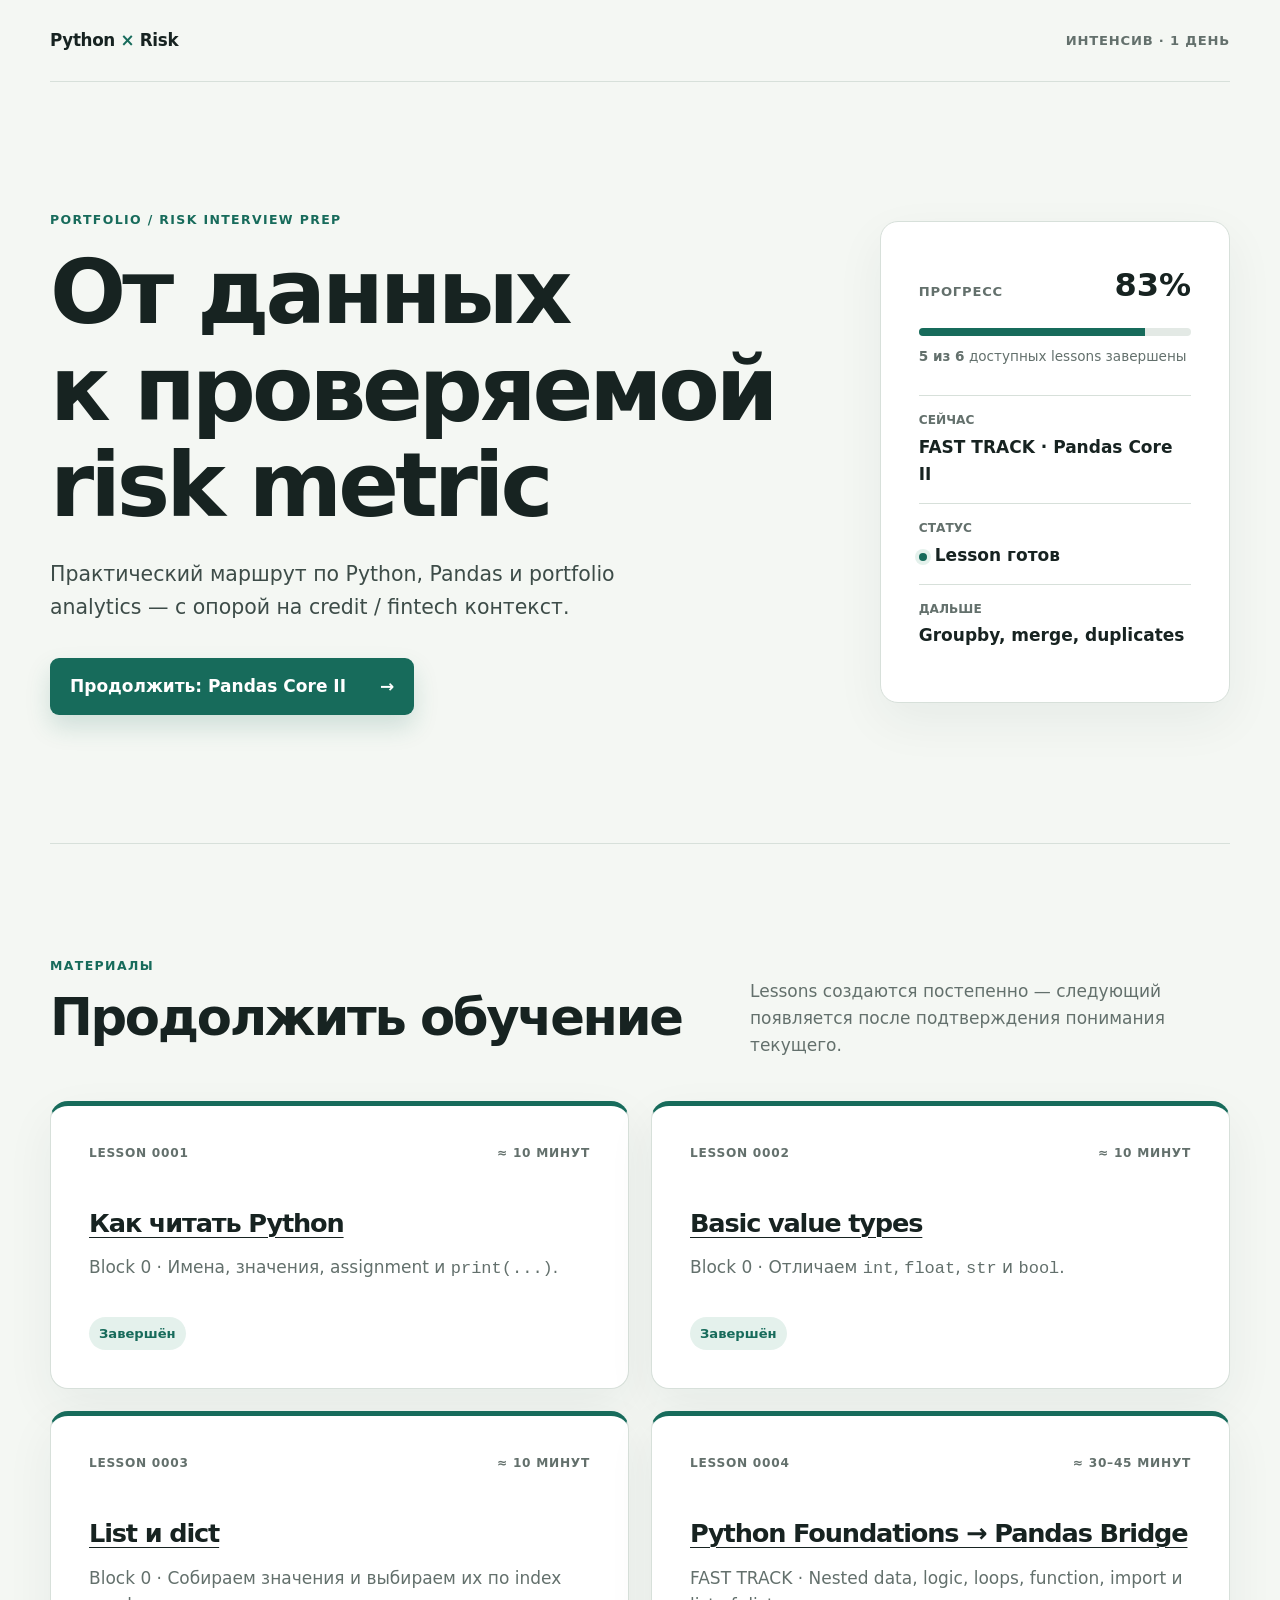
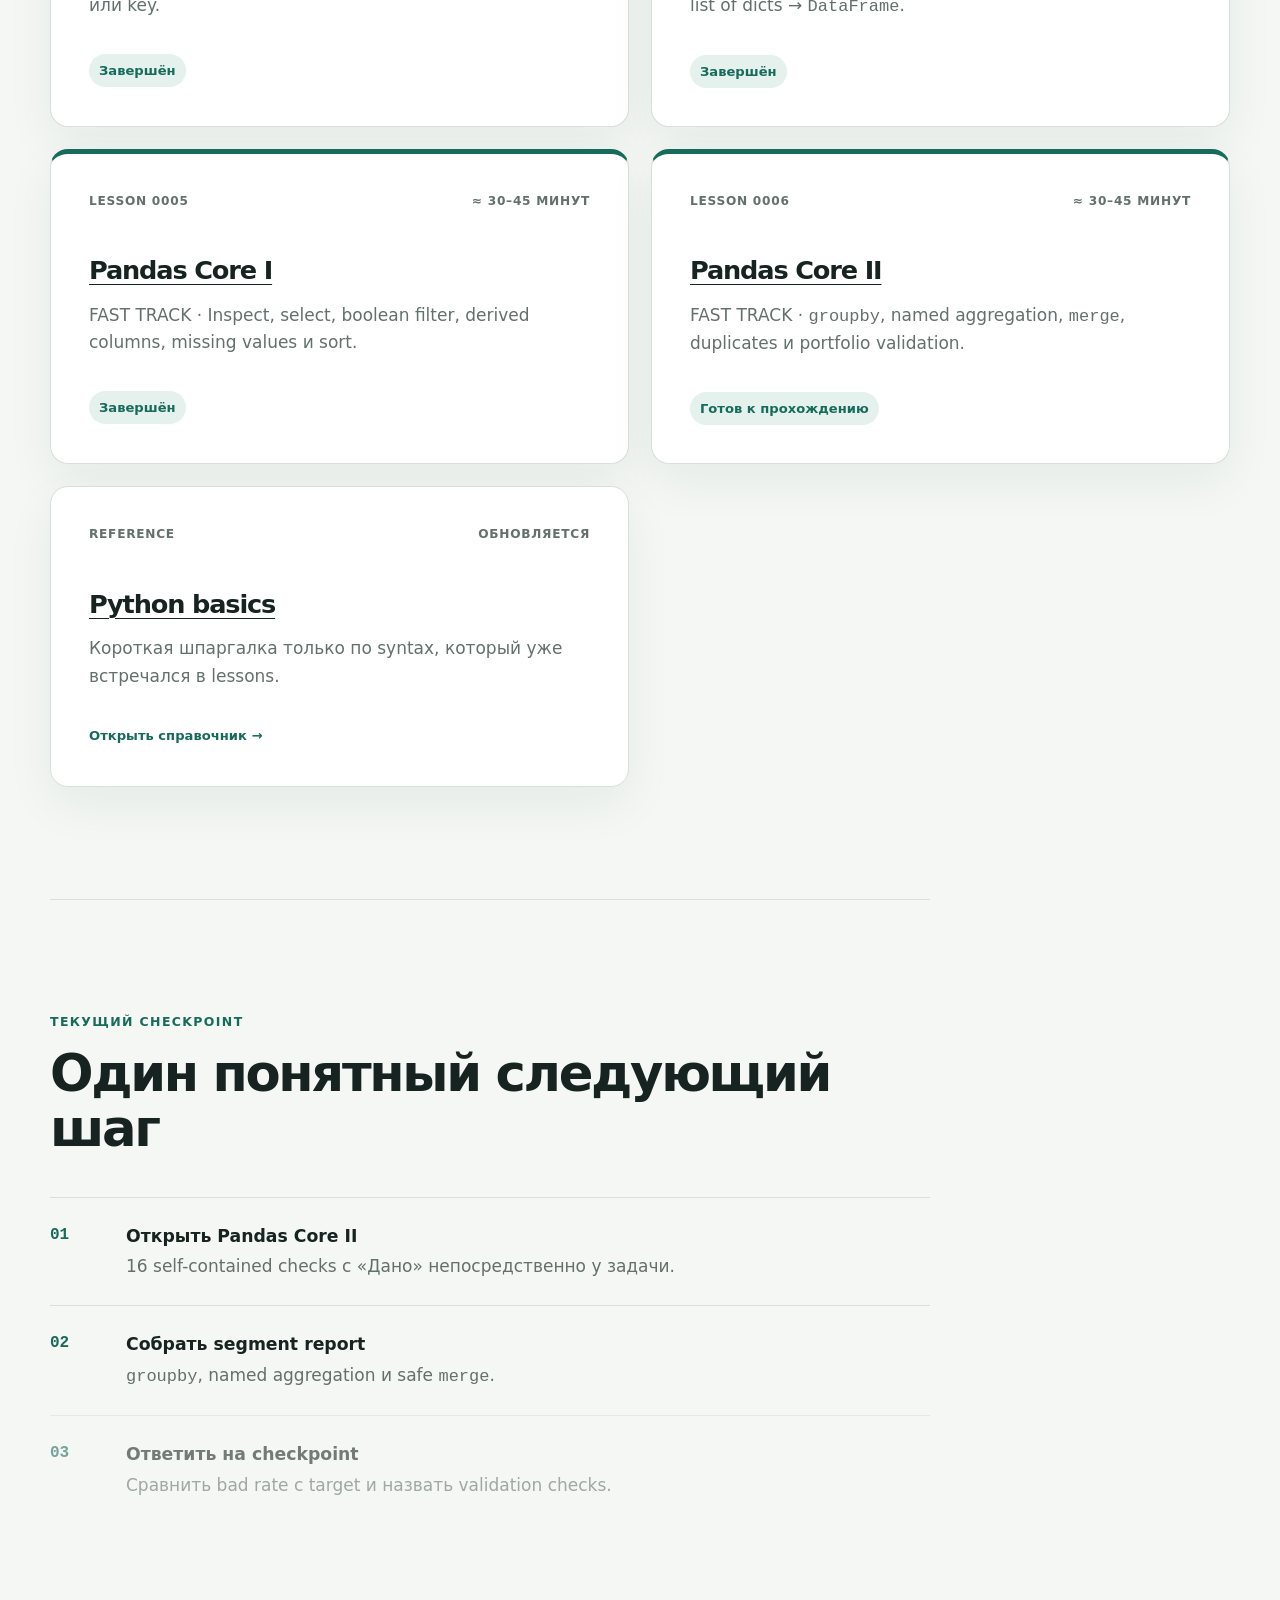
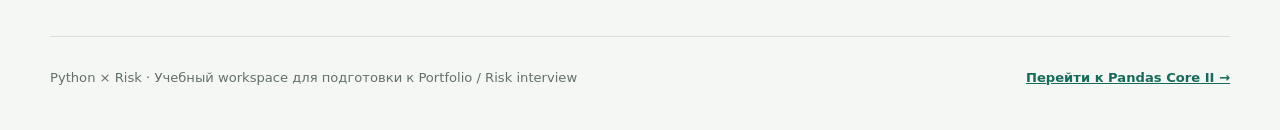
<file: index.html>
<!doctype html>
<html lang="ru">
<head>
  <meta charset="utf-8">
  <meta name="viewport" content="width=device-width, initial-scale=1">
  <meta name="description" content="Интенсивная подготовка к Portfolio и Risk interview: Python, Pandas и portfolio analytics.">
  <title>Python × Risk — учебный курс</title>
  <link rel="stylesheet" href="assets/index.css">
</head>
<body>
  <header class="site-header">
    <a class="brand" href="index.html" aria-label="Python × Risk — главная">Python <span>×</span> Risk</a>
    <span class="format">Интенсив · 1 день</span>
  </header>

  <main>
    <section class="hero" aria-labelledby="course-title">
      <div>
        <p class="eyebrow">Portfolio / Risk interview prep</p>
        <h1 id="course-title">От данных к&nbsp;проверяемой risk metric</h1>
        <p class="lead">Практический маршрут по Python, Pandas и portfolio analytics — с опорой на credit / fintech контекст.</p>
        <a class="primary-action" href="lessons/0006-pandas-core-ii.html">Продолжить: Pandas Core II <span aria-hidden="true">→</span></a>
      </div>
      <aside class="progress-card" aria-label="Текущий прогресс курса">
        <div class="progress-heading">
          <span>Прогресс</span>
          <strong>83%</strong>
        </div>
        <div class="progress-track" role="progressbar" aria-label="Завершено уроков" aria-valuemin="0" aria-valuemax="6" aria-valuenow="5">
          <span></span>
        </div>
        <p><strong>5 из 6</strong> доступных lessons завершены</p>
        <dl>
          <div><dt>Сейчас</dt><dd>FAST TRACK · Pandas Core II</dd></div>
          <div><dt>Статус</dt><dd><span class="status-dot"></span>Lesson готов</dd></div>
          <div><dt>Дальше</dt><dd>Groupby, merge, duplicates</dd></div>
        </dl>
      </aside>
    </section>

    <section class="library" aria-labelledby="materials-title">
      <div class="section-heading">
        <div>
          <p class="eyebrow">Материалы</p>
          <h2 id="materials-title">Продолжить обучение</h2>
        </div>
        <p>Lessons создаются постепенно — следующий появляется после подтверждения понимания текущего.</p>
      </div>

      <div class="material-grid">
        <article class="material-card featured">
          <div class="card-meta"><span>Lesson 0001</span><span>≈ 10 минут</span></div>
          <h3><a href="lessons/0001-how-to-read-python.html">Как читать Python</a></h3>
          <p>Block 0 · Имена, значения, assignment и <code>print(...)</code>.</p>
          <span class="card-state">Завершён</span>
        </article>

        <article class="material-card featured">
          <div class="card-meta"><span>Lesson 0002</span><span>≈ 10 минут</span></div>
          <h3><a href="lessons/0002-basic-value-types.html">Basic value types</a></h3>
          <p>Block 0 · Отличаем <code>int</code>, <code>float</code>, <code>str</code> и <code>bool</code>.</p>
          <span class="card-state">Завершён</span>
        </article>

        <article class="material-card featured">
          <div class="card-meta"><span>Lesson 0003</span><span>≈ 10 минут</span></div>
          <h3><a href="lessons/0003-list-and-dict.html">List и dict</a></h3>
          <p>Block 0 · Собираем значения и выбираем их по index или key.</p>
          <span class="card-state">Завершён</span>
        </article>

        <article class="material-card featured">
          <div class="card-meta"><span>Lesson 0004</span><span>≈ 30–45 минут</span></div>
          <h3><a href="lessons/0004-python-foundations-pandas-bridge.html">Python Foundations → Pandas Bridge</a></h3>
          <p>FAST TRACK · Nested data, logic, loops, function, import и list of dicts → <code>DataFrame</code>.</p>
          <span class="card-state">Завершён</span>
        </article>

        <article class="material-card featured">
          <div class="card-meta"><span>Lesson 0005</span><span>≈ 30–45 минут</span></div>
          <h3><a href="lessons/0005-pandas-core-i.html">Pandas Core I</a></h3>
          <p>FAST TRACK · Inspect, select, boolean filter, derived columns, missing values и sort.</p>
          <span class="card-state">Завершён</span>
        </article>

        <article class="material-card featured">
          <div class="card-meta"><span>Lesson 0006</span><span>≈ 30–45 минут</span></div>
          <h3><a href="lessons/0006-pandas-core-ii.html">Pandas Core II</a></h3>
          <p>FAST TRACK · <code>groupby</code>, named aggregation, <code>merge</code>, duplicates и portfolio validation.</p>
          <span class="card-state">Готов к прохождению</span>
        </article>

        <article class="material-card">
          <div class="card-meta"><span>Reference</span><span>Обновляется</span></div>
          <h3><a href="reference/python-basics.html">Python basics</a></h3>
          <p>Короткая шпаргалка только по syntax, который уже встречался в lessons.</p>
          <span class="card-link">Открыть справочник <span aria-hidden="true">→</span></span>
        </article>
      </div>
    </section>

    <section class="route" aria-labelledby="route-title">
      <p class="eyebrow">Текущий checkpoint</p>
      <h2 id="route-title">Один понятный следующий шаг</h2>
      <ol>
        <li><span>01</span><div><strong>Открыть Pandas Core II</strong><p>16 self-contained checks с «Дано» непосредственно у задачи.</p></div></li>
        <li><span>02</span><div><strong>Собрать segment report</strong><p><code>groupby</code>, named aggregation и safe <code>merge</code>.</p></div></li>
        <li class="muted"><span>03</span><div><strong>Ответить на checkpoint</strong><p>Сравнить bad rate с target и назвать validation checks.</p></div></li>
      </ol>
    </section>
  </main>

  <footer>
    <p>Python × Risk · Учебный workspace для подготовки к Portfolio / Risk interview</p>
    <a href="lessons/0006-pandas-core-ii.html">Перейти к Pandas Core II <span aria-hidden="true">→</span></a>
  </footer>
</body>
</html>
</file>
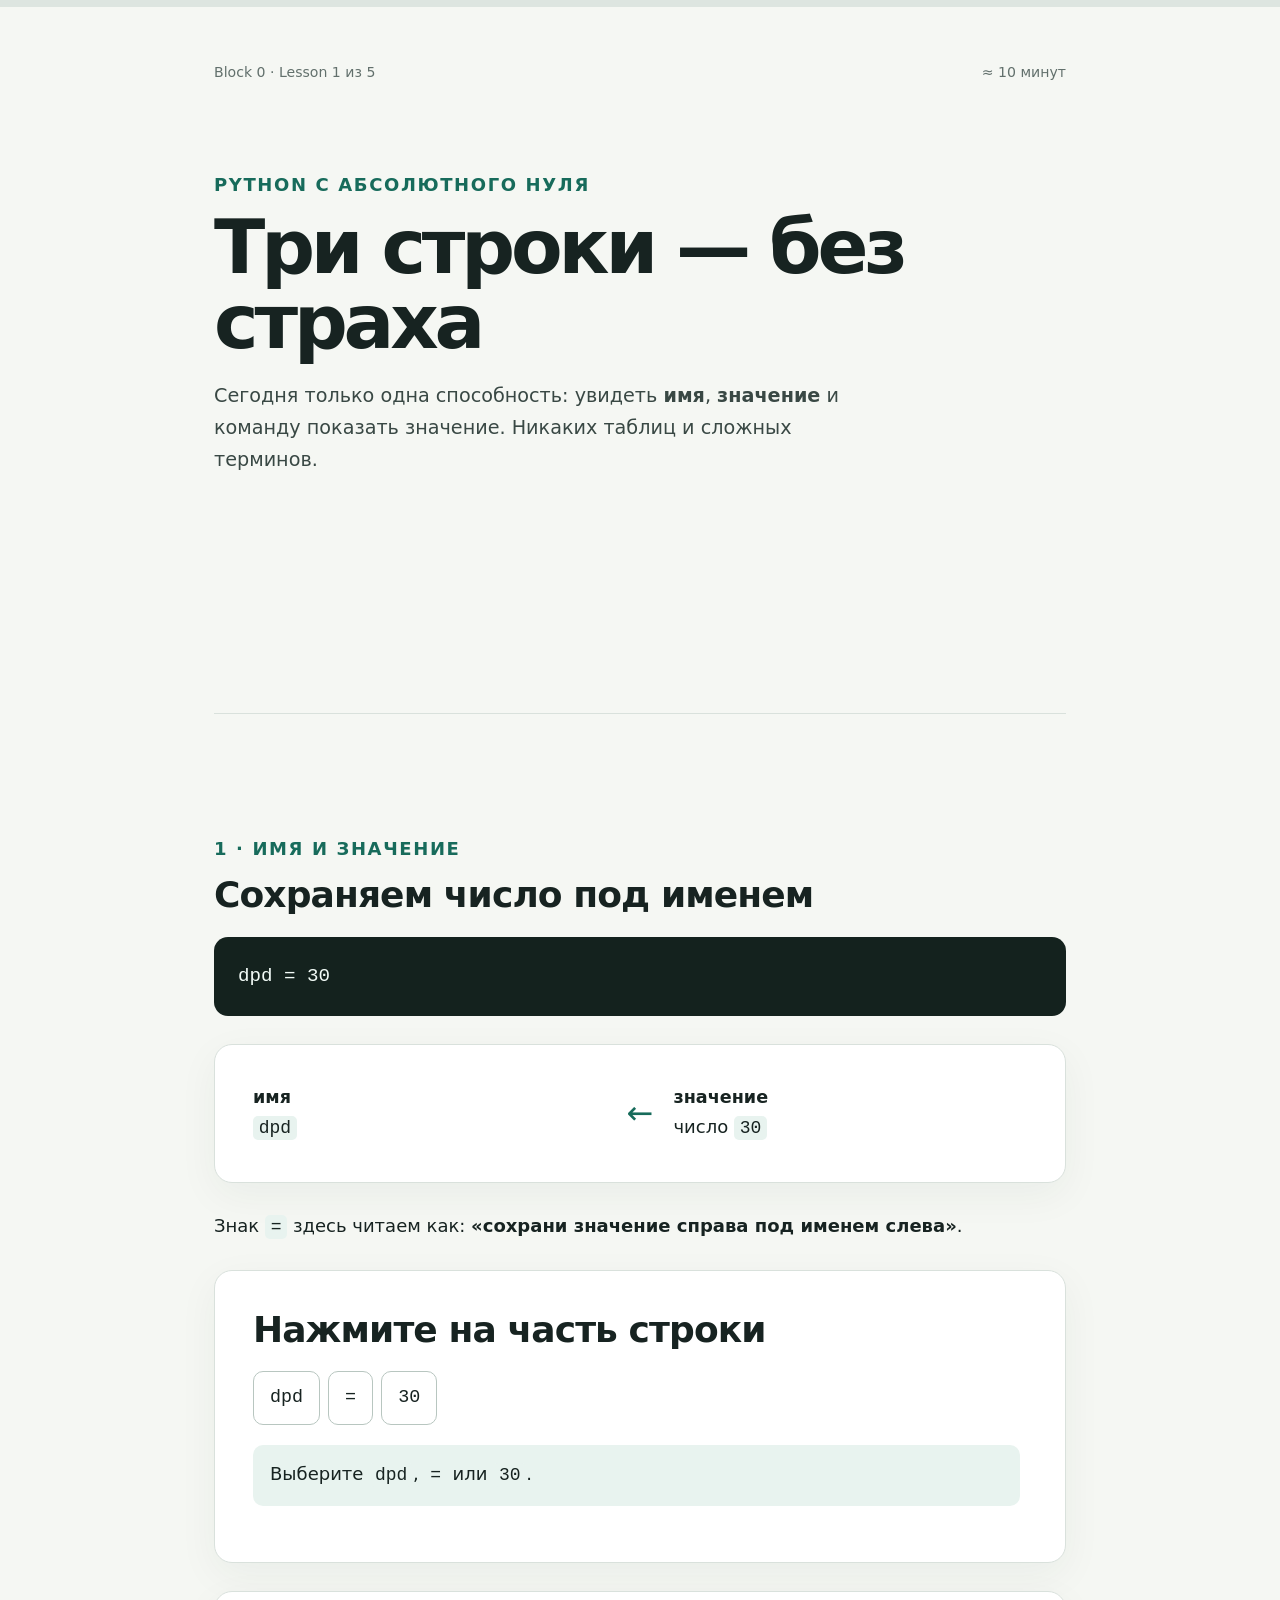
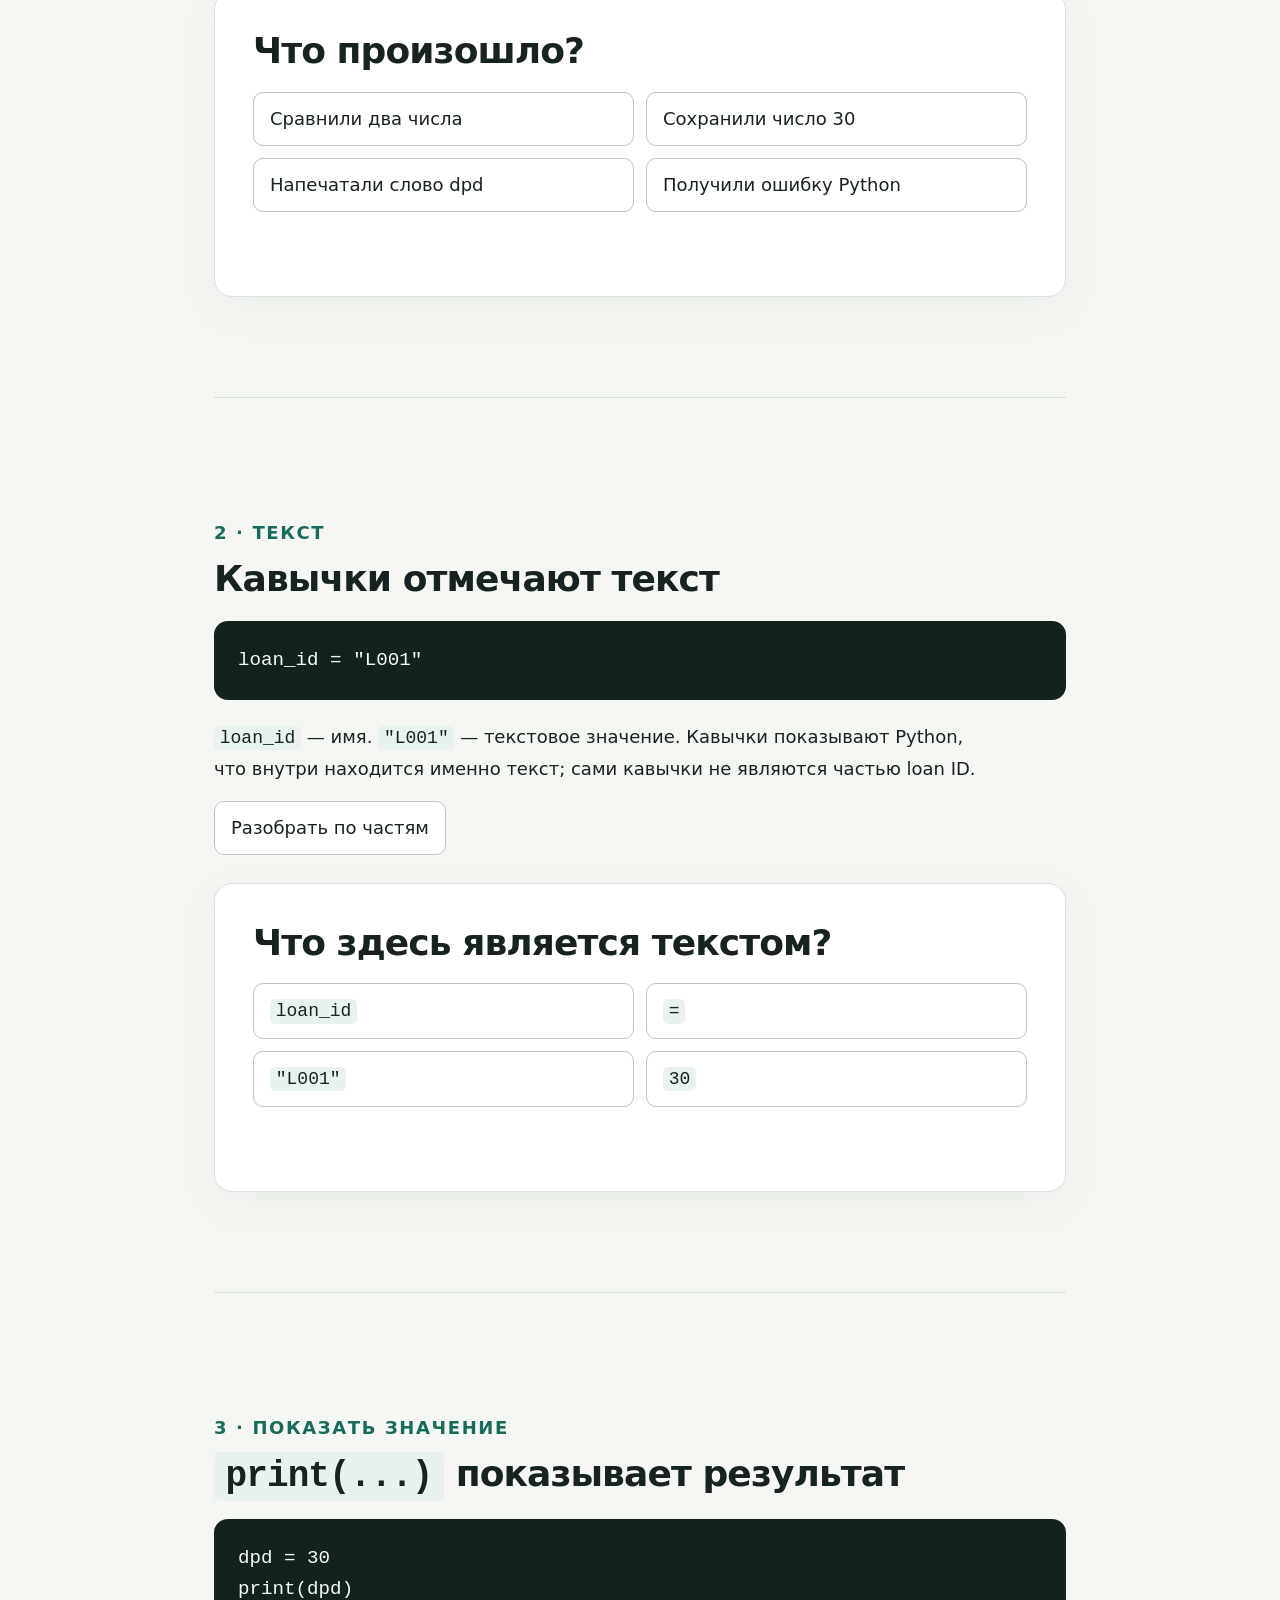
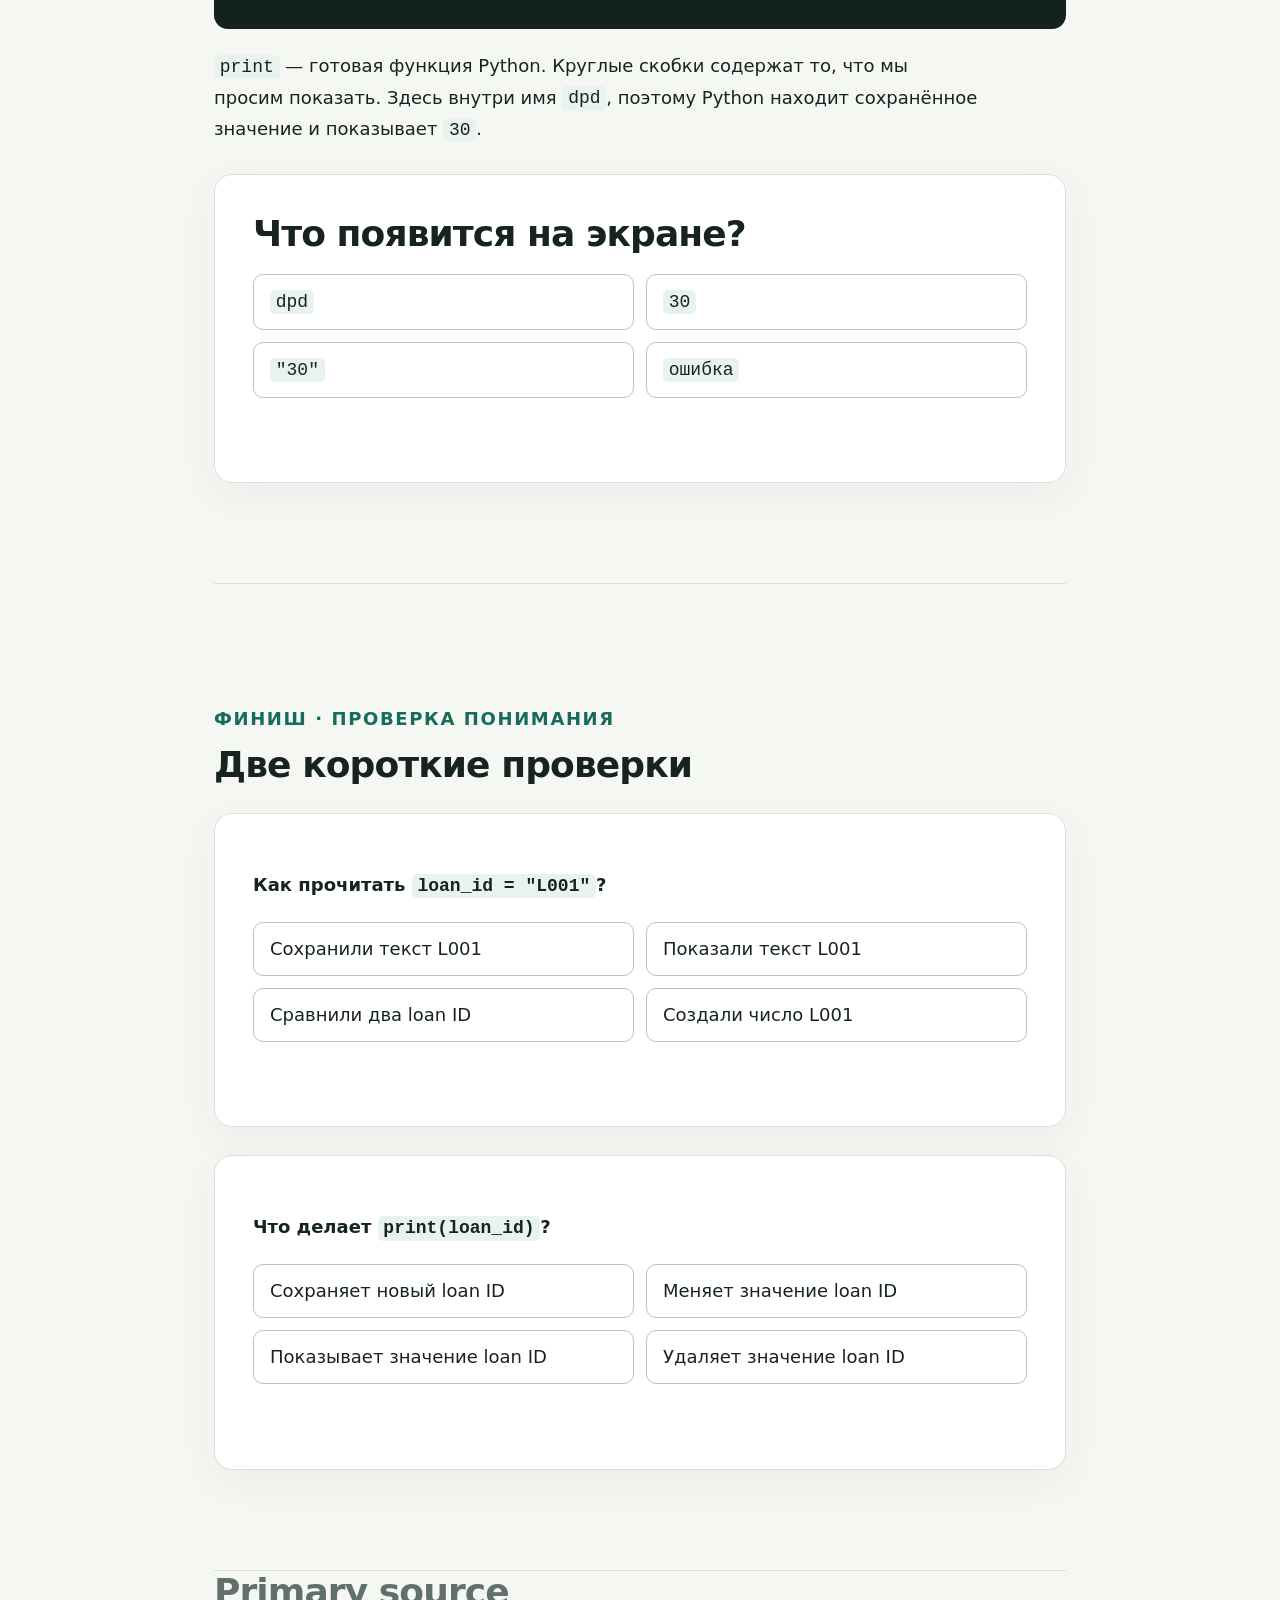
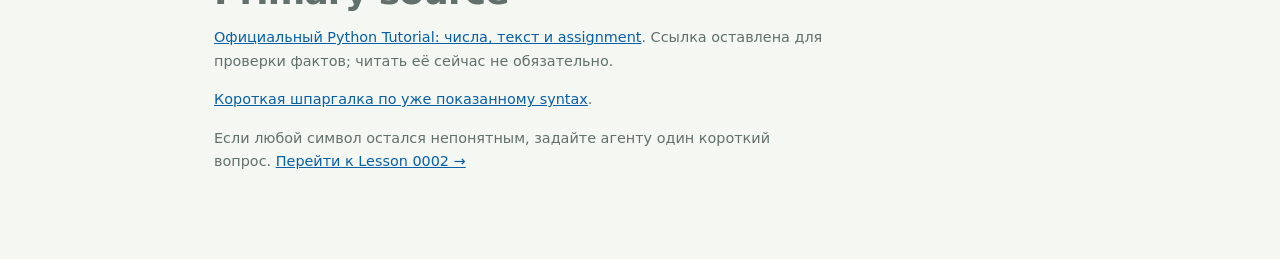
<file: lessons/0001-how-to-read-python.html>
<!doctype html>
<html lang="ru">
<head>
  <meta charset="utf-8">
  <meta name="viewport" content="width=device-width, initial-scale=1">
  <title>Lesson 0001 — Как читать Python</title>
  <link rel="stylesheet" href="../assets/lesson.css">
</head>
<body data-lesson="lesson-0001">
<div class="progress-shell" role="progressbar" aria-label="Прогресс урока" aria-valuemin="0" aria-valuemax="100" aria-valuenow="0"><div class="progress-bar" data-progress></div></div>
<main>
  <nav class="lesson-nav" aria-label="Навигация урока"><span>Block 0 · Lesson 1 из 5</span><span>≈ 10 минут</span></nav>

  <section class="screen">
    <p class="eyebrow">Python с абсолютного нуля</p>
    <h1>Три строки — без страха</h1>
    <p class="lead">Сегодня только одна способность: увидеть <strong>имя</strong>, <strong>значение</strong> и команду показать значение. Никаких таблиц и сложных терминов.</p>
    <p class="status-pill" data-saved-status hidden>Этот урок уже пройден в этом browser</p>
  </section>

  <section class="screen" id="assignment">
    <p class="eyebrow">1 · Имя и значение</p>
    <h2>Сохраняем число под именем</h2>
    <pre><code>dpd = 30</code></pre>
    <div class="mental-model card">
      <div><strong>имя</strong><code>dpd</code></div><div class="arrow" aria-hidden="true">←</div><div><strong>значение</strong>число <code>30</code></div>
    </div>
    <p>Знак <code>=</code> здесь читаем как: <strong>«сохрани значение справа под именем слева»</strong>.</p>
    <div class="card" data-parts>
      <h2>Нажмите на часть строки</h2>
      <div class="code-parts">
        <button class="code-part" data-part data-explanation="dpd — имя. По нему мы позже найдём сохранённое значение." aria-pressed="false">dpd</button>
        <button class="code-part" data-part data-explanation="= сохраняет значение справа под именем слева." aria-pressed="false">=</button>
        <button class="code-part" data-part data-explanation="30 — число. Для числа кавычки не нужны." aria-pressed="false">30</button>
      </div>
      <p class="part-explanation" data-part-output aria-live="polite">Выберите <code>dpd</code>, <code>=</code> или <code>30</code>.</p>
    </div>
    <div class="quiz" data-quiz data-correct="Верно: под именем dpd теперь хранится число 30." data-wrong="Не совсем. Слева имя, справа сохраняемое значение.">
      <h2>Что произошло?</h2>
      <div class="choices">
        <button class="choice" data-answer="wrong">Сравнили два числа</button>
        <button class="choice" data-answer="correct">Сохранили число 30</button>
        <button class="choice" data-answer="wrong">Напечатали слово dpd</button>
        <button class="choice" data-answer="wrong">Получили ошибку Python</button>
      </div>
      <p class="feedback" data-feedback aria-live="polite"></p>
    </div>
  </section>

  <section class="screen" id="text">
    <p class="eyebrow">2 · Текст</p>
    <h2>Кавычки отмечают текст</h2>
    <pre><code>loan_id = "L001"</code></pre>
    <p><code>loan_id</code> — имя. <code>"L001"</code> — текстовое значение. Кавычки показывают Python, что внутри находится именно текст; сами кавычки не являются частью loan ID.</p>
    <button class="reveal-button" data-reveal-button aria-controls="text-breakdown" aria-expanded="false">Разобрать по частям</button>
    <div class="reveal" id="text-breakdown"><strong><code>loan_id</code></strong> — имя → <strong><code>=</code></strong> — сохранить → <strong><code>"L001"</code></strong> — текст.</div>
    <div class="quiz" data-quiz data-correct="Верно: L001 — текст, поэтому он записан в кавычках." data-wrong="Посмотрите на кавычки: они отмечают текстовое значение.">
      <h2>Что здесь является текстом?</h2>
      <div class="choices">
        <button class="choice" data-answer="wrong"><code>loan_id</code></button>
        <button class="choice" data-answer="wrong"><code>=</code></button>
        <button class="choice" data-answer="correct"><code>"L001"</code></button>
        <button class="choice" data-answer="wrong"><code>30</code></button>
      </div>
      <p class="feedback" data-feedback aria-live="polite"></p>
    </div>
  </section>

  <section class="screen" id="print">
    <p class="eyebrow">3 · Показать значение</p>
    <h2><code>print(...)</code> показывает результат</h2>
    <pre><code>dpd = 30
print(dpd)</code></pre>
    <p><code>print</code> — готовая функция Python. Круглые скобки содержат то, что мы просим показать. Здесь внутри имя <code>dpd</code>, поэтому Python находит сохранённое значение и показывает <code>30</code>.</p>
    <div class="quiz" data-quiz data-correct="Верно: Python найдёт значение имени dpd и покажет 30." data-wrong="print получает имя dpd, находит его значение и показывает это значение.">
      <h2>Что появится на экране?</h2>
      <div class="choices">
        <button class="choice" data-answer="wrong"><code>dpd</code></button>
        <button class="choice" data-answer="correct"><code>30</code></button>
        <button class="choice" data-answer="wrong"><code>"30"</code></button>
        <button class="choice" data-answer="wrong"><code>ошибка</code></button>
      </div>
      <p class="feedback" data-feedback aria-live="polite"></p>
    </div>
  </section>

  <section class="screen" id="check">
    <p class="eyebrow">Финиш · Проверка понимания</p>
    <h2>Две короткие проверки</h2>
    <div class="quiz" data-quiz data-correct="Да: сохранили текст L001 под именем loan_id." data-wrong="Сначала прочитайте имя слева, затем значение справа.">
      <p><strong>Как прочитать <code>loan_id = "L001"</code>?</strong></p>
      <div class="choices">
        <button class="choice" data-answer="correct">Сохранили текст L001</button>
        <button class="choice" data-answer="wrong">Показали текст L001</button>
        <button class="choice" data-answer="wrong">Сравнили два loan ID</button>
        <button class="choice" data-answer="wrong">Создали число L001</button>
      </div>
      <p class="feedback" data-feedback aria-live="polite"></p>
    </div>
    <div class="quiz" data-quiz data-correct="Верно: print показывает текущее значение имени loan_id." data-wrong="Внутри скобок указано имя; print показывает сохранённое под ним значение.">
      <p><strong>Что делает <code>print(loan_id)</code>?</strong></p>
      <div class="choices">
        <button class="choice" data-answer="wrong">Сохраняет новый loan ID</button>
        <button class="choice" data-answer="wrong">Меняет значение loan ID</button>
        <button class="choice" data-answer="correct">Показывает значение loan ID</button>
        <button class="choice" data-answer="wrong">Удаляет значение loan ID</button>
      </div>
      <p class="feedback" data-feedback aria-live="polite"></p>
    </div>
    <div class="card lesson-complete" data-completion hidden>
      <h2>Lesson 0001 пройден</h2>
      <p>Закройте урок и пришлите в чат своими словами смысл трёх строк:</p>
      <pre><code>dpd = 30
print(dpd)
loan_id = "L001"</code></pre>
      <p>Это будет evidence понимания. Только после ответа откроем Lesson 0002.</p>
    </div>
  </section>

  <section class="sources">
    <h2>Primary source</h2>
    <p><a href="https://docs.python.org/3/tutorial/introduction.html#using-python-as-a-calculator">Официальный Python Tutorial: числа, текст и assignment</a>. Ссылка оставлена для проверки фактов; читать её сейчас не обязательно.</p>
    <p><a href="../reference/python-basics.html">Короткая шпаргалка по уже показанному syntax</a>.</p>
  </section>
  <footer><p>Если любой символ остался непонятным, задайте агенту один короткий вопрос. <a href="0002-basic-value-types.html">Перейти к Lesson 0002 →</a></p></footer>
</main>
<script src="../assets/lesson.js"></script>
</body>
</html>
</file>
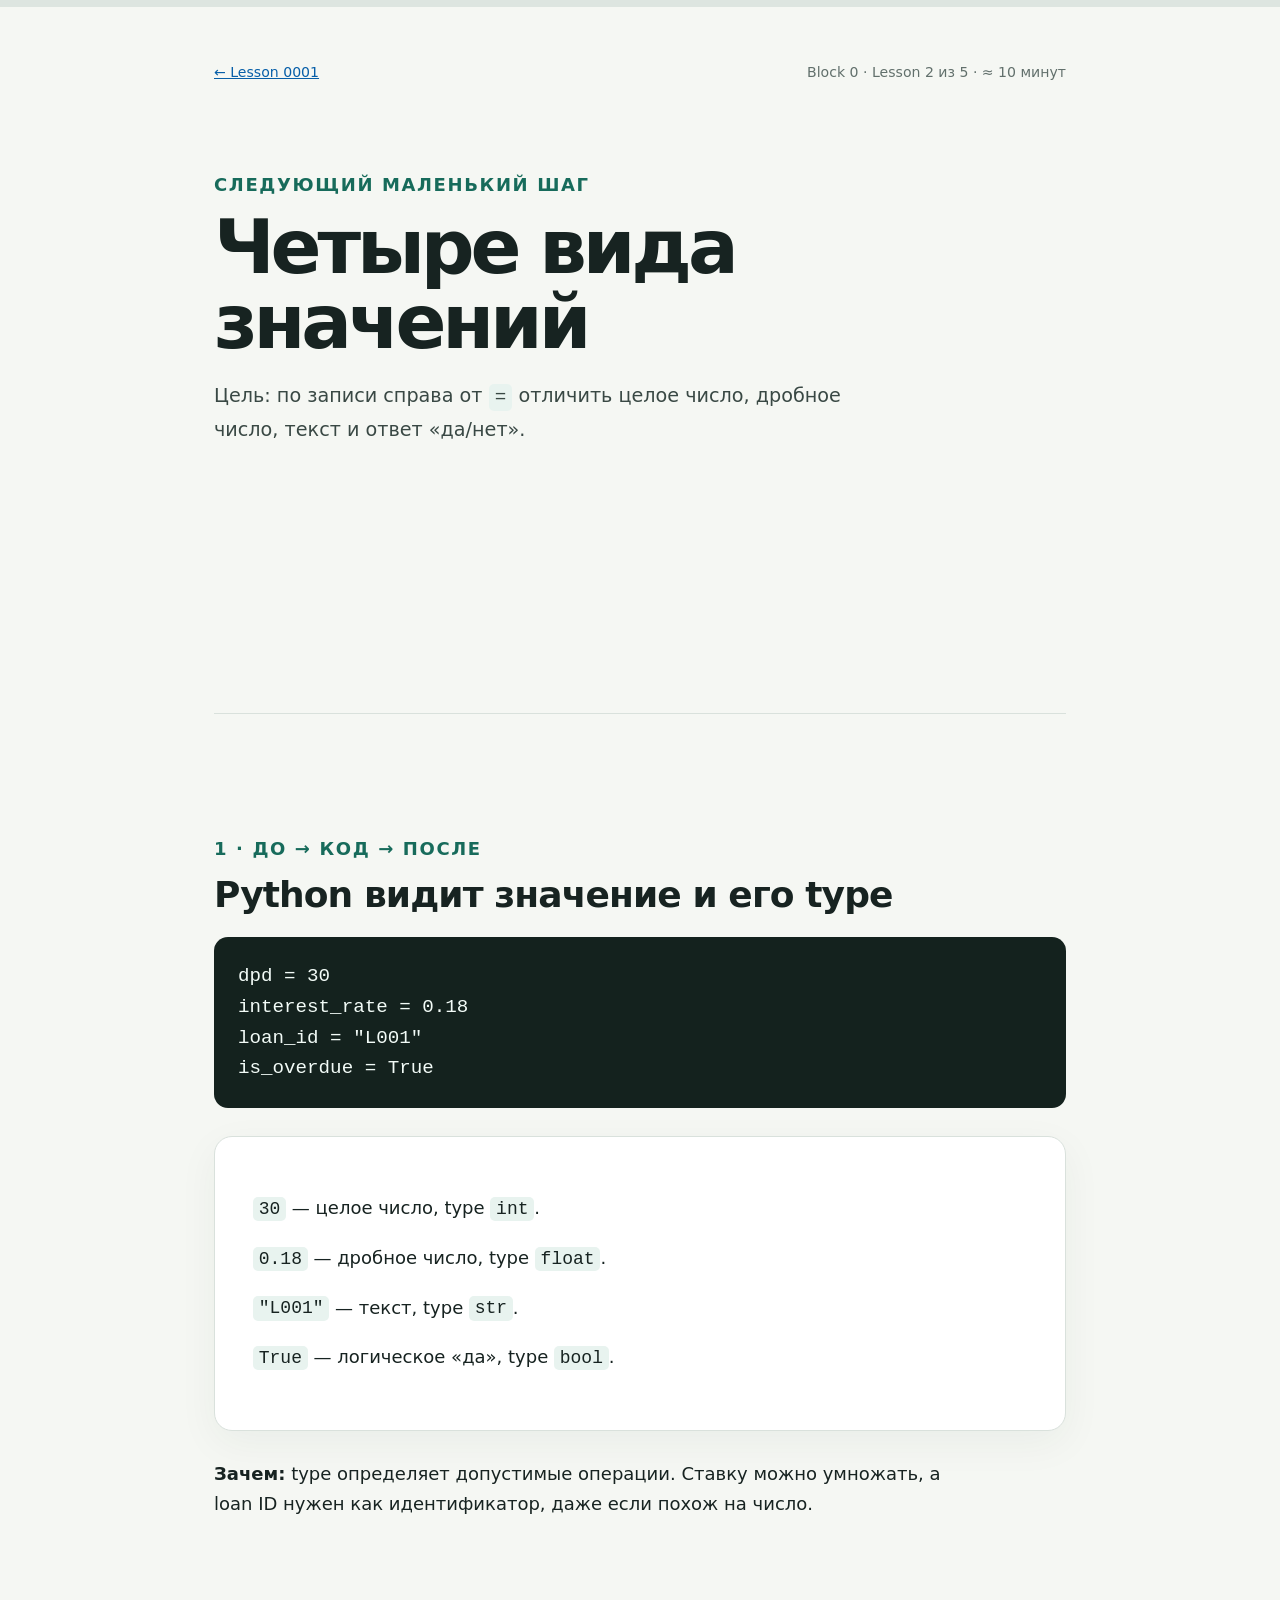
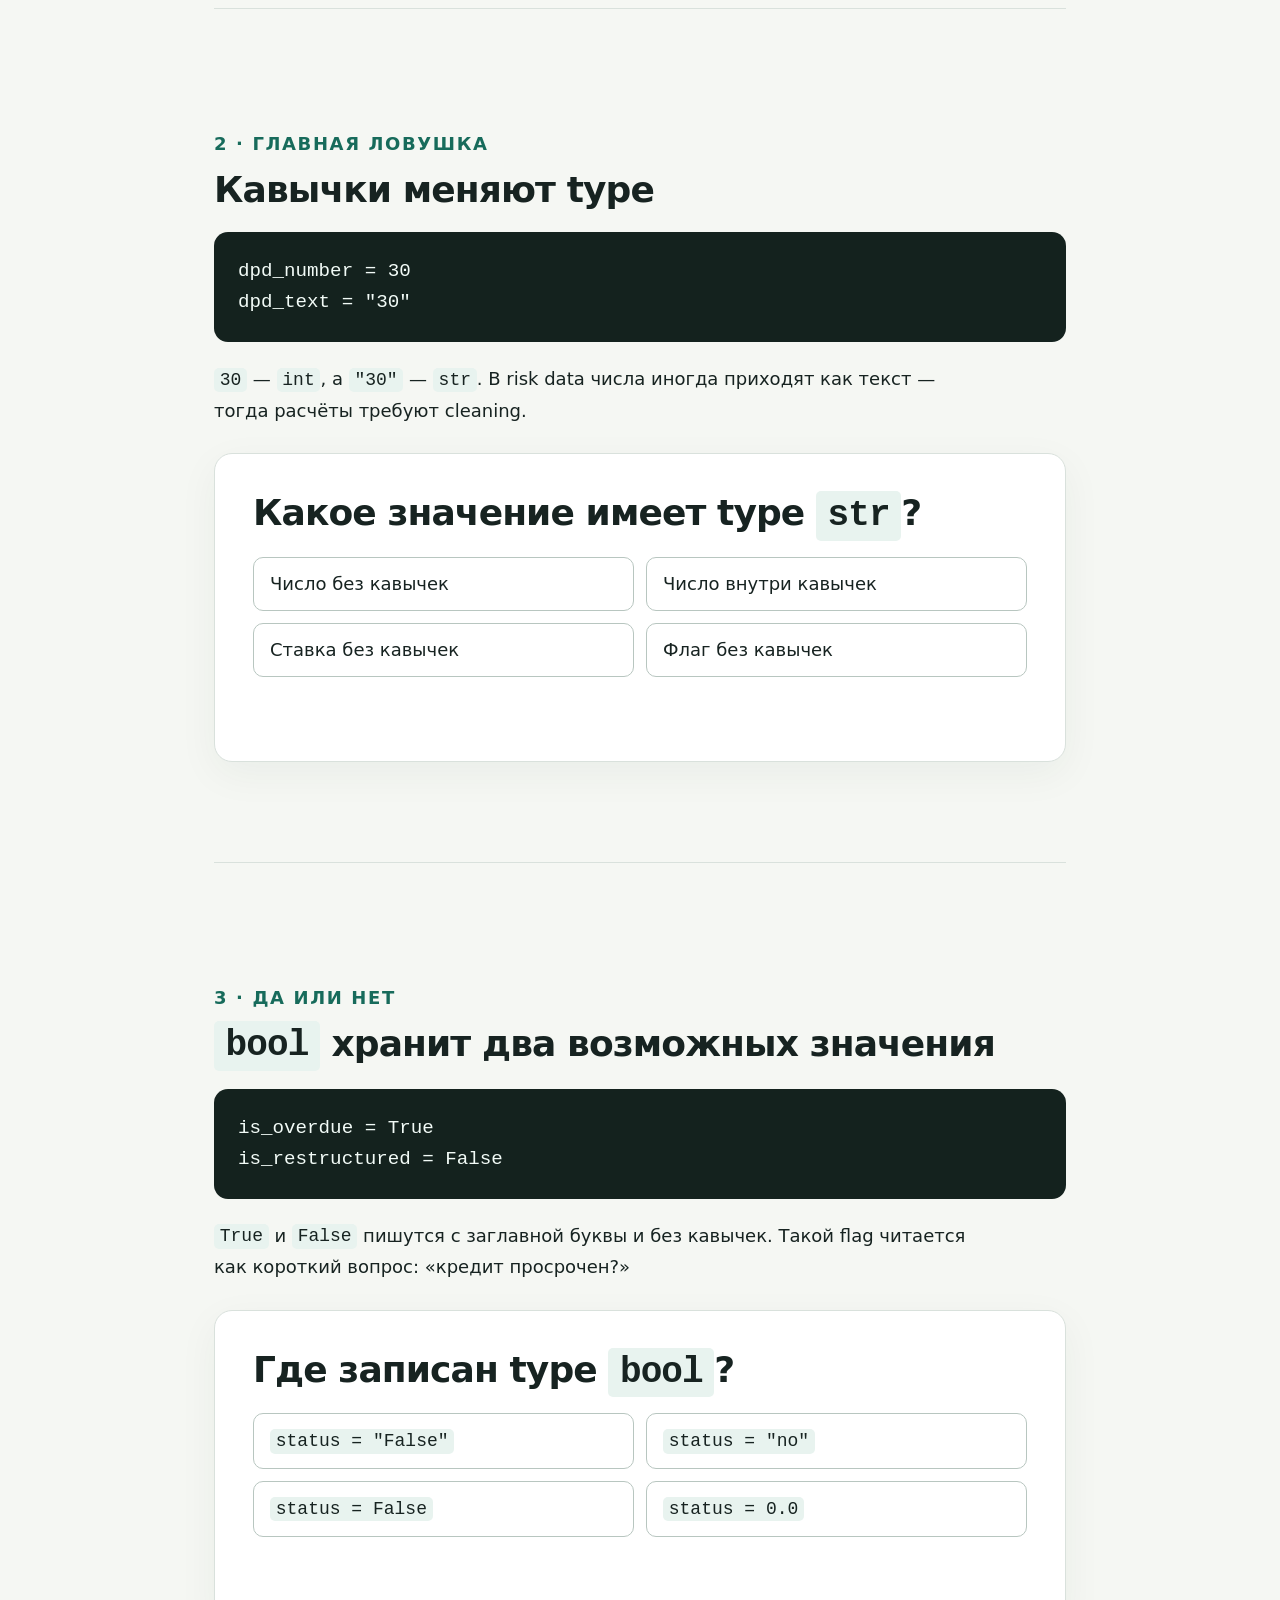
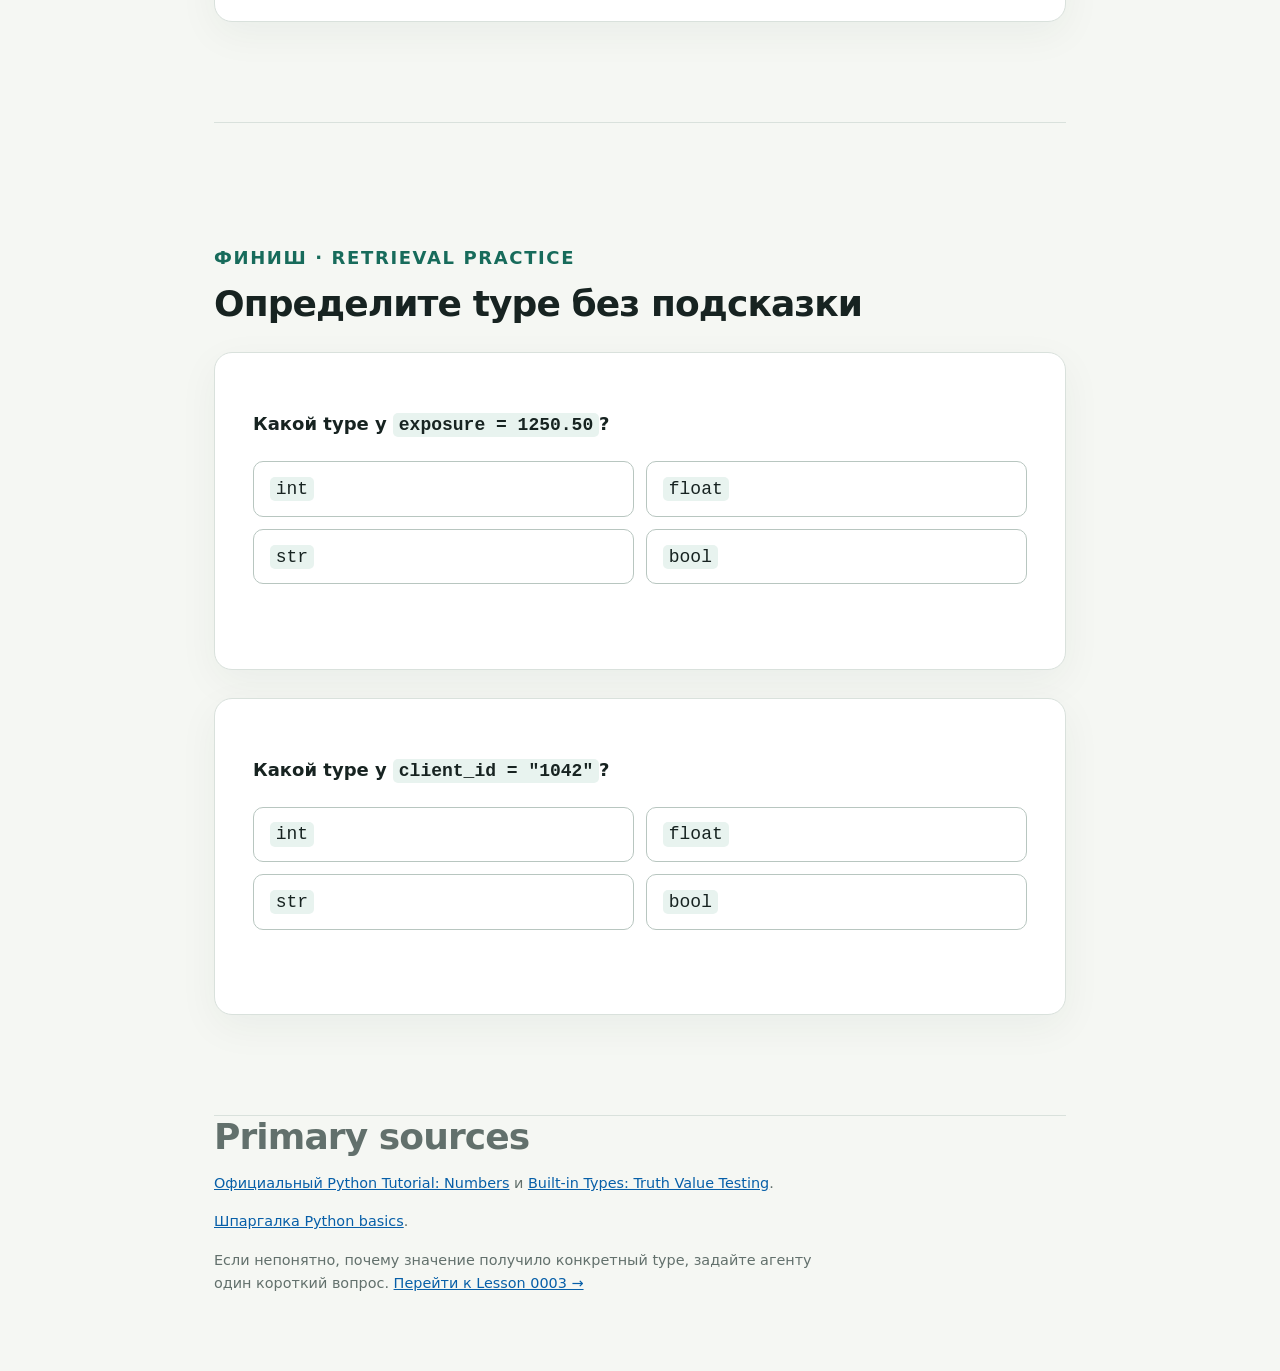
<file: lessons/0002-basic-value-types.html>
<!doctype html>
<html lang="ru">
<head>
  <meta charset="utf-8">
  <meta name="viewport" content="width=device-width, initial-scale=1">
  <title>Lesson 0002 — Basic value types</title>
  <link rel="stylesheet" href="../assets/lesson.css">
</head>
<body data-lesson="lesson-0002">
<div class="progress-shell" role="progressbar" aria-label="Прогресс урока" aria-valuemin="0" aria-valuemax="100" aria-valuenow="0"><div class="progress-bar" data-progress></div></div>
<main>
  <nav class="lesson-nav" aria-label="Навигация урока"><a href="0001-how-to-read-python.html">← Lesson 0001</a><span>Block 0 · Lesson 2 из 5 · ≈ 10 минут</span></nav>
  <section class="screen">
    <p class="eyebrow">Следующий маленький шаг</p><h1>Четыре вида значений</h1>
    <p class="lead">Цель: по записи справа от <code>=</code> отличить целое число, дробное число, текст и ответ «да/нет».</p>
    <p class="status-pill" data-saved-status hidden>Этот урок уже пройден в этом browser</p>
  </section>
  <section class="screen" id="four-types">
    <p class="eyebrow">1 · До → Код → После</p><h2>Python видит значение и его type</h2>
    <pre><code>dpd = 30
interest_rate = 0.18
loan_id = "L001"
is_overdue = True</code></pre>
    <div class="card"><p><code>30</code> — целое число, type <code>int</code>.</p><p><code>0.18</code> — дробное число, type <code>float</code>.</p><p><code>"L001"</code> — текст, type <code>str</code>.</p><p><code>True</code> — логическое «да», type <code>bool</code>.</p></div>
    <p><strong>Зачем:</strong> type определяет допустимые операции. Ставку можно умножать, а loan ID нужен как идентификатор, даже если похож на число.</p>
  </section>
  <section class="screen" id="quotes">
    <p class="eyebrow">2 · Главная ловушка</p><h2>Кавычки меняют type</h2>
    <pre><code>dpd_number = 30
dpd_text = "30"</code></pre>
    <p><code>30</code> — <code>int</code>, а <code>"30"</code> — <code>str</code>. В risk data числа иногда приходят как текст — тогда расчёты требуют cleaning.</p>
    <div class="quiz" data-quiz data-correct="Верно: кавычки делают значение текстом." data-wrong="Посмотрите именно на кавычки вокруг 30.">
      <h2>Какое значение имеет type <code>str</code>?</h2><div class="choices"><button class="choice" data-answer="wrong">Число без кавычек</button><button class="choice" data-answer="correct">Число внутри кавычек</button><button class="choice" data-answer="wrong">Ставка без кавычек</button><button class="choice" data-answer="wrong">Флаг без кавычек</button></div><p class="feedback" data-feedback aria-live="polite"></p>
    </div>
  </section>
  <section class="screen" id="boolean">
    <p class="eyebrow">3 · Да или нет</p><h2><code>bool</code> хранит два возможных значения</h2>
    <pre><code>is_overdue = True
is_restructured = False</code></pre>
    <p><code>True</code> и <code>False</code> пишутся с заглавной буквы и без кавычек. Такой flag читается как короткий вопрос: «кредит просрочен?»</p>
    <div class="quiz" data-quiz data-correct="Верно: это bool со значением False." data-wrong="Bool пишется без кавычек: True или False.">
      <h2>Где записан type <code>bool</code>?</h2><div class="choices"><button class="choice" data-answer="wrong"><code>status = "False"</code></button><button class="choice" data-answer="wrong"><code>status = "no"</code></button><button class="choice" data-answer="correct"><code>status = False</code></button><button class="choice" data-answer="wrong"><code>status = 0.0</code></button></div><p class="feedback" data-feedback aria-live="polite"></p>
    </div>
  </section>
  <section class="screen" id="check">
    <p class="eyebrow">Финиш · Retrieval practice</p><h2>Определите type без подсказки</h2>
    <div class="quiz" data-quiz data-correct="Верно: точка отделяет дробную часть float." data-wrong="Это число с дробной частью, не текст и не целое число."><p><strong>Какой type у <code>exposure = 1250.50</code>?</strong></p><div class="choices"><button class="choice" data-answer="wrong"><code>int</code></button><button class="choice" data-answer="correct"><code>float</code></button><button class="choice" data-answer="wrong"><code>str</code></button><button class="choice" data-answer="wrong"><code>bool</code></button></div><p class="feedback" data-feedback aria-live="polite"></p></div>
    <div class="quiz" data-quiz data-correct="Верно: кавычки обозначают строку str." data-wrong="Даже числовые символы внутри кавычек остаются текстом."><p><strong>Какой type у <code>client_id = "1042"</code>?</strong></p><div class="choices"><button class="choice" data-answer="wrong"><code>int</code></button><button class="choice" data-answer="wrong"><code>float</code></button><button class="choice" data-answer="correct"><code>str</code></button><button class="choice" data-answer="wrong"><code>bool</code></button></div><p class="feedback" data-feedback aria-live="polite"></p></div>
    <div class="card lesson-complete" data-completion hidden><h2>Lesson 0002 пройден</h2><p>Пришлите в чат type каждого значения и коротко объясните, по какому признаку вы его узнали:</p><pre><code>mob = 6
bad_rate = 0.07
segment = "prime"
is_active = True</code></pre><p>Не запускайте код: сейчас тренируем чтение. После ответа откроем Lesson 0003.</p></div>
  </section>
  <section class="sources"><h2>Primary sources</h2><p><a href="https://docs.python.org/3/tutorial/introduction.html#numbers">Официальный Python Tutorial: Numbers</a> и <a href="https://docs.python.org/3/library/stdtypes.html#truth-value-testing">Built-in Types: Truth Value Testing</a>.</p><p><a href="../reference/python-basics.html">Шпаргалка Python basics</a>.</p></section>
  <footer><p>Если непонятно, почему значение получило конкретный type, задайте агенту один короткий вопрос. <a href="0003-list-and-dict.html">Перейти к Lesson 0003 →</a></p></footer>
</main>
<script src="../assets/lesson.js"></script>
</body>
</html>
</file>
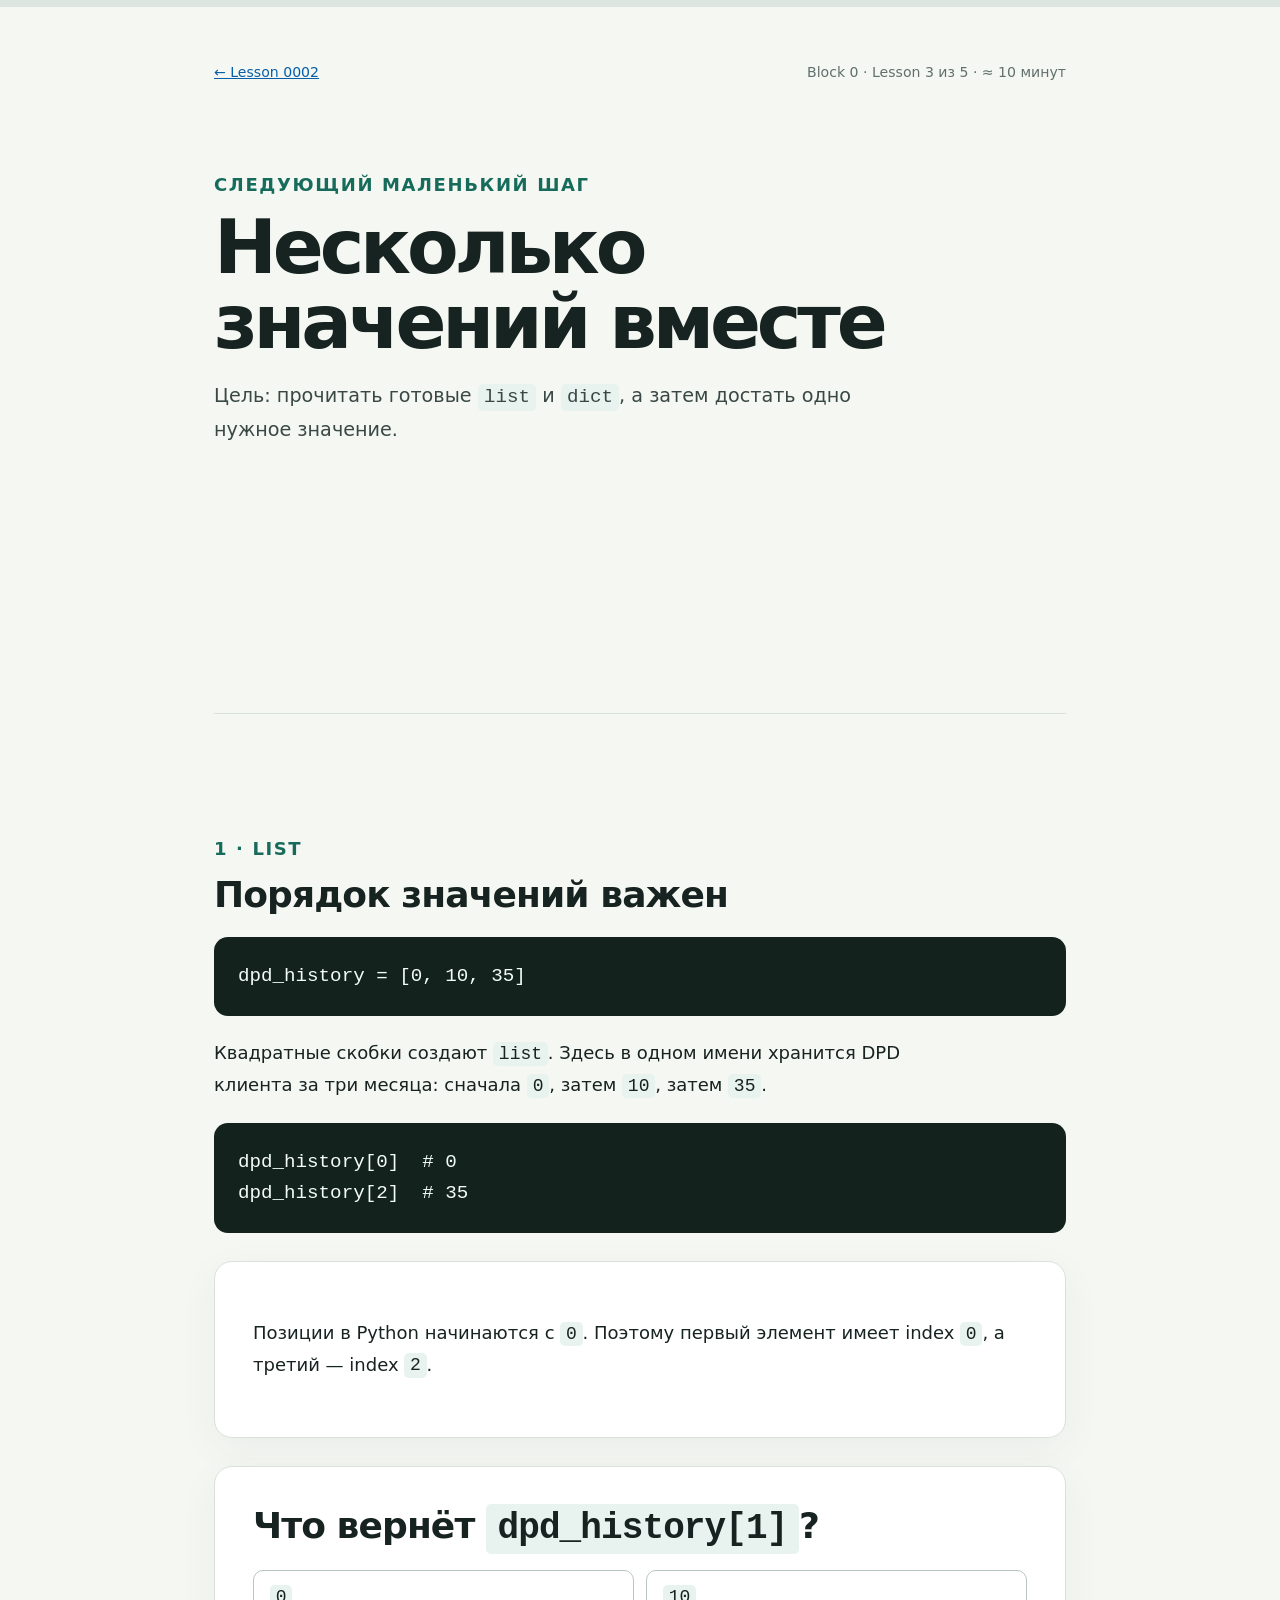
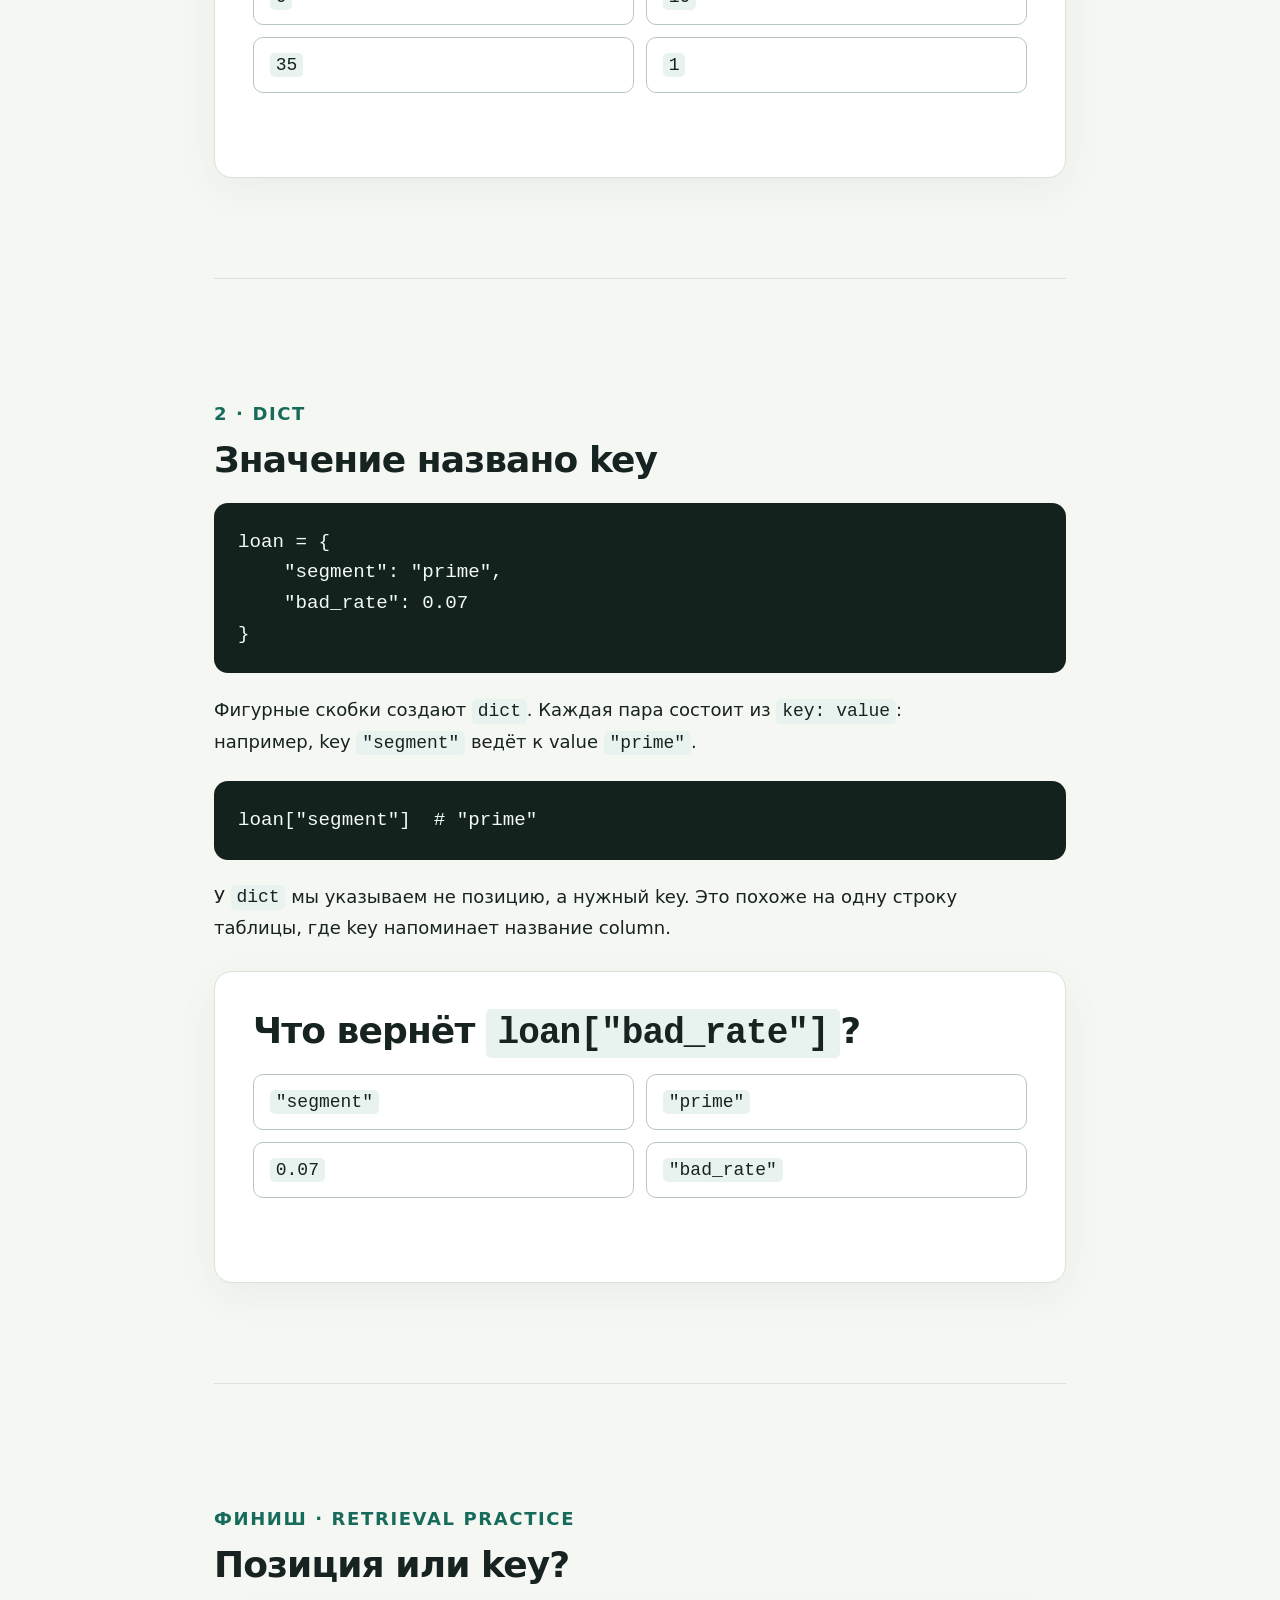
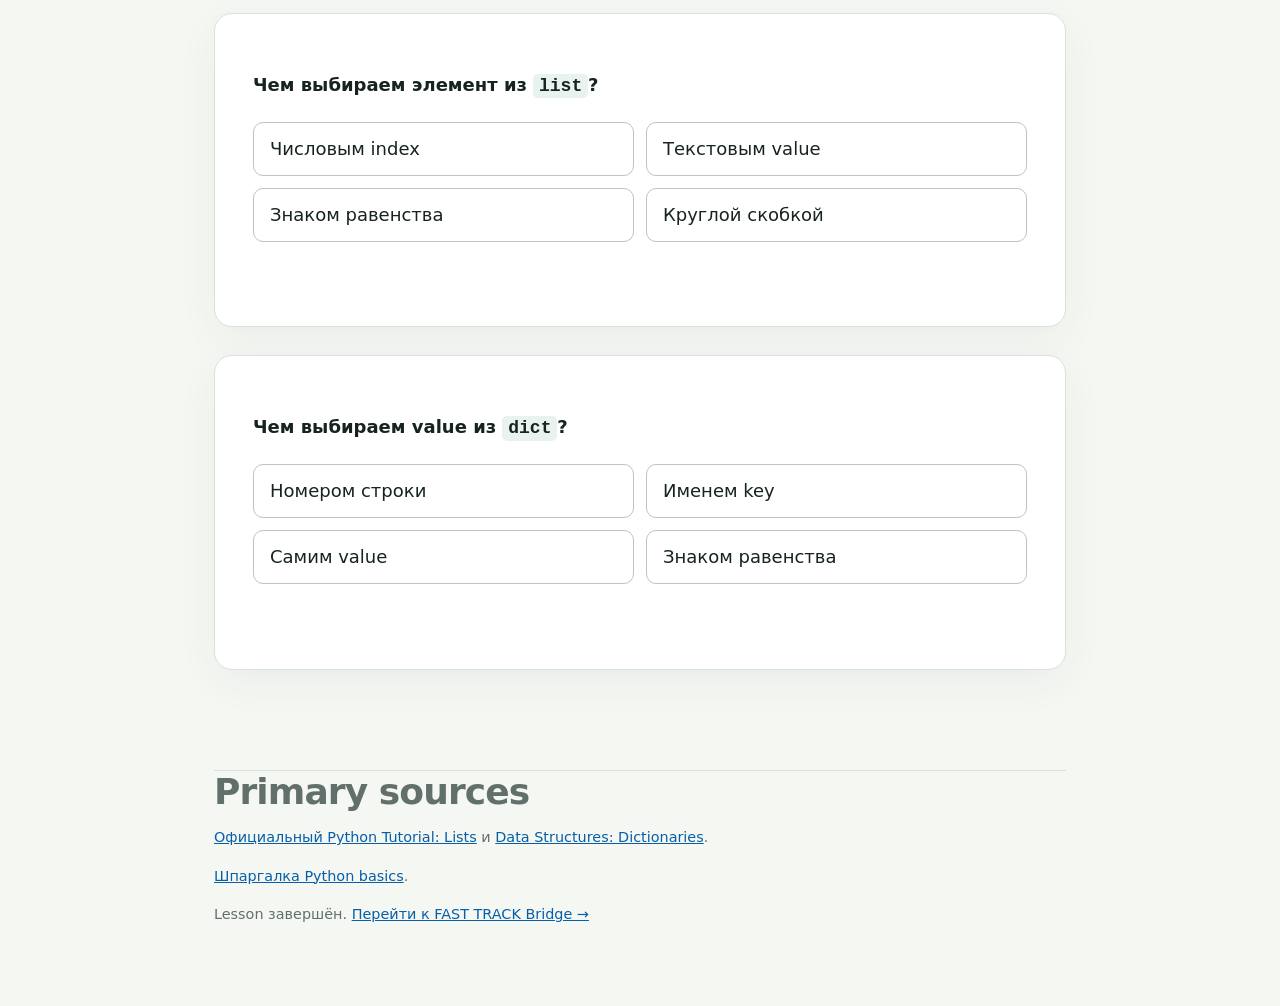
<file: lessons/0003-list-and-dict.html>
<!doctype html>
<html lang="ru">
<head>
  <meta charset="utf-8">
  <meta name="viewport" content="width=device-width, initial-scale=1">
  <title>Lesson 0003 — List и dict</title>
  <link rel="stylesheet" href="../assets/lesson.css">
</head>
<body data-lesson="lesson-0003">
<div class="progress-shell" role="progressbar" aria-label="Прогресс урока" aria-valuemin="0" aria-valuemax="100" aria-valuenow="0"><div class="progress-bar" data-progress></div></div>
<main>
  <nav class="lesson-nav" aria-label="Навигация урока"><a href="0002-basic-value-types.html">← Lesson 0002</a><span>Block 0 · Lesson 3 из 5 · ≈ 10 минут</span></nav>
  <section class="screen">
    <p class="eyebrow">Следующий маленький шаг</p><h1>Несколько значений вместе</h1>
    <p class="lead">Цель: прочитать готовые <code>list</code> и <code>dict</code>, а затем достать одно нужное значение.</p>
    <p class="status-pill" data-saved-status hidden>Этот урок уже пройден в этом browser</p>
  </section>
  <section class="screen" id="list">
    <p class="eyebrow">1 · List</p><h2>Порядок значений важен</h2>
    <pre><code>dpd_history = [0, 10, 35]</code></pre>
    <p>Квадратные скобки создают <code>list</code>. Здесь в одном имени хранится DPD клиента за три месяца: сначала <code>0</code>, затем <code>10</code>, затем <code>35</code>.</p>
    <pre><code>dpd_history[0]  # 0
dpd_history[2]  # 35</code></pre>
    <div class="card"><p>Позиции в Python начинаются с <code>0</code>. Поэтому первый элемент имеет index <code>0</code>, а третий — index <code>2</code>.</p></div>
    <div class="quiz" data-quiz data-correct="Верно: index 1 указывает на второй элемент — 10." data-wrong="Отсчитайте позиции с нуля: 0 → 0, 1 → 10, 2 → 35.">
      <h2>Что вернёт <code>dpd_history[1]</code>?</h2><div class="choices"><button class="choice" data-answer="wrong"><code>0</code></button><button class="choice" data-answer="correct"><code>10</code></button><button class="choice" data-answer="wrong"><code>35</code></button><button class="choice" data-answer="wrong"><code>1</code></button></div><p class="feedback" data-feedback aria-live="polite"></p>
    </div>
  </section>
  <section class="screen" id="dict">
    <p class="eyebrow">2 · Dict</p><h2>Значение названо key</h2>
    <pre><code>loan = {
    "segment": "prime",
    "bad_rate": 0.07
}</code></pre>
    <p>Фигурные скобки создают <code>dict</code>. Каждая пара состоит из <code>key: value</code>: например, key <code>"segment"</code> ведёт к value <code>"prime"</code>.</p>
    <pre><code>loan["segment"]  # "prime"</code></pre>
    <p>У <code>dict</code> мы указываем не позицию, а нужный key. Это похоже на одну строку таблицы, где key напоминает название column.</p>
    <div class="quiz" data-quiz data-correct="Верно: key bad_rate ведёт к числу 0.07." data-wrong="Найдите пару, слева от двоеточия которой записан key bad_rate.">
      <h2>Что вернёт <code>loan["bad_rate"]</code>?</h2><div class="choices"><button class="choice" data-answer="wrong"><code>"segment"</code></button><button class="choice" data-answer="wrong"><code>"prime"</code></button><button class="choice" data-answer="correct"><code>0.07</code></button><button class="choice" data-answer="wrong"><code>"bad_rate"</code></button></div><p class="feedback" data-feedback aria-live="polite"></p>
    </div>
  </section>
  <section class="screen" id="check">
    <p class="eyebrow">Финиш · Retrieval practice</p><h2>Позиция или key?</h2>
    <div class="quiz" data-quiz data-correct="Верно: у list значение выбирается по числовому index." data-wrong="Квадратные скобки с несколькими значениями создали list; его элементы выбирают по index."><p><strong>Чем выбираем элемент из <code>list</code>?</strong></p><div class="choices"><button class="choice" data-answer="correct">Числовым index</button><button class="choice" data-answer="wrong">Текстовым value</button><button class="choice" data-answer="wrong">Знаком равенства</button><button class="choice" data-answer="wrong">Круглой скобкой</button></div><p class="feedback" data-feedback aria-live="polite"></p></div>
    <div class="quiz" data-quiz data-correct="Верно: у dict значение выбирается по его key." data-wrong="В паре key: value обращение к dict использует key."><p><strong>Чем выбираем value из <code>dict</code>?</strong></p><div class="choices"><button class="choice" data-answer="wrong">Номером строки</button><button class="choice" data-answer="correct">Именем key</button><button class="choice" data-answer="wrong">Самим value</button><button class="choice" data-answer="wrong">Знаком равенства</button></div><p class="feedback" data-feedback aria-live="polite"></p></div>
    <div class="card lesson-complete" data-completion hidden><h2>Lesson 0003 пройден</h2><p>Не запускайте код. Пришлите в чат результат каждого выражения и объясните, почему:</p><pre><code>rates = [0.03, 0.07, 0.12]
client = {"segment": "prime", "mob": 6}

rates[1]
client["mob"]</code></pre><p>После ответа откроем Lesson 0004.</p></div>
  </section>
  <section class="sources"><h2>Primary sources</h2><p><a href="https://docs.python.org/3/tutorial/introduction.html#lists">Официальный Python Tutorial: Lists</a> и <a href="https://docs.python.org/3/tutorial/datastructures.html#dictionaries">Data Structures: Dictionaries</a>.</p><p><a href="../reference/python-basics.html">Шпаргалка Python basics</a>.</p></section>
  <footer><p>Lesson завершён. <a href="0004-python-foundations-pandas-bridge.html">Перейти к FAST TRACK Bridge →</a></p></footer>
</main>
<script src="../assets/lesson.js"></script>
</body>
</html>
</file>
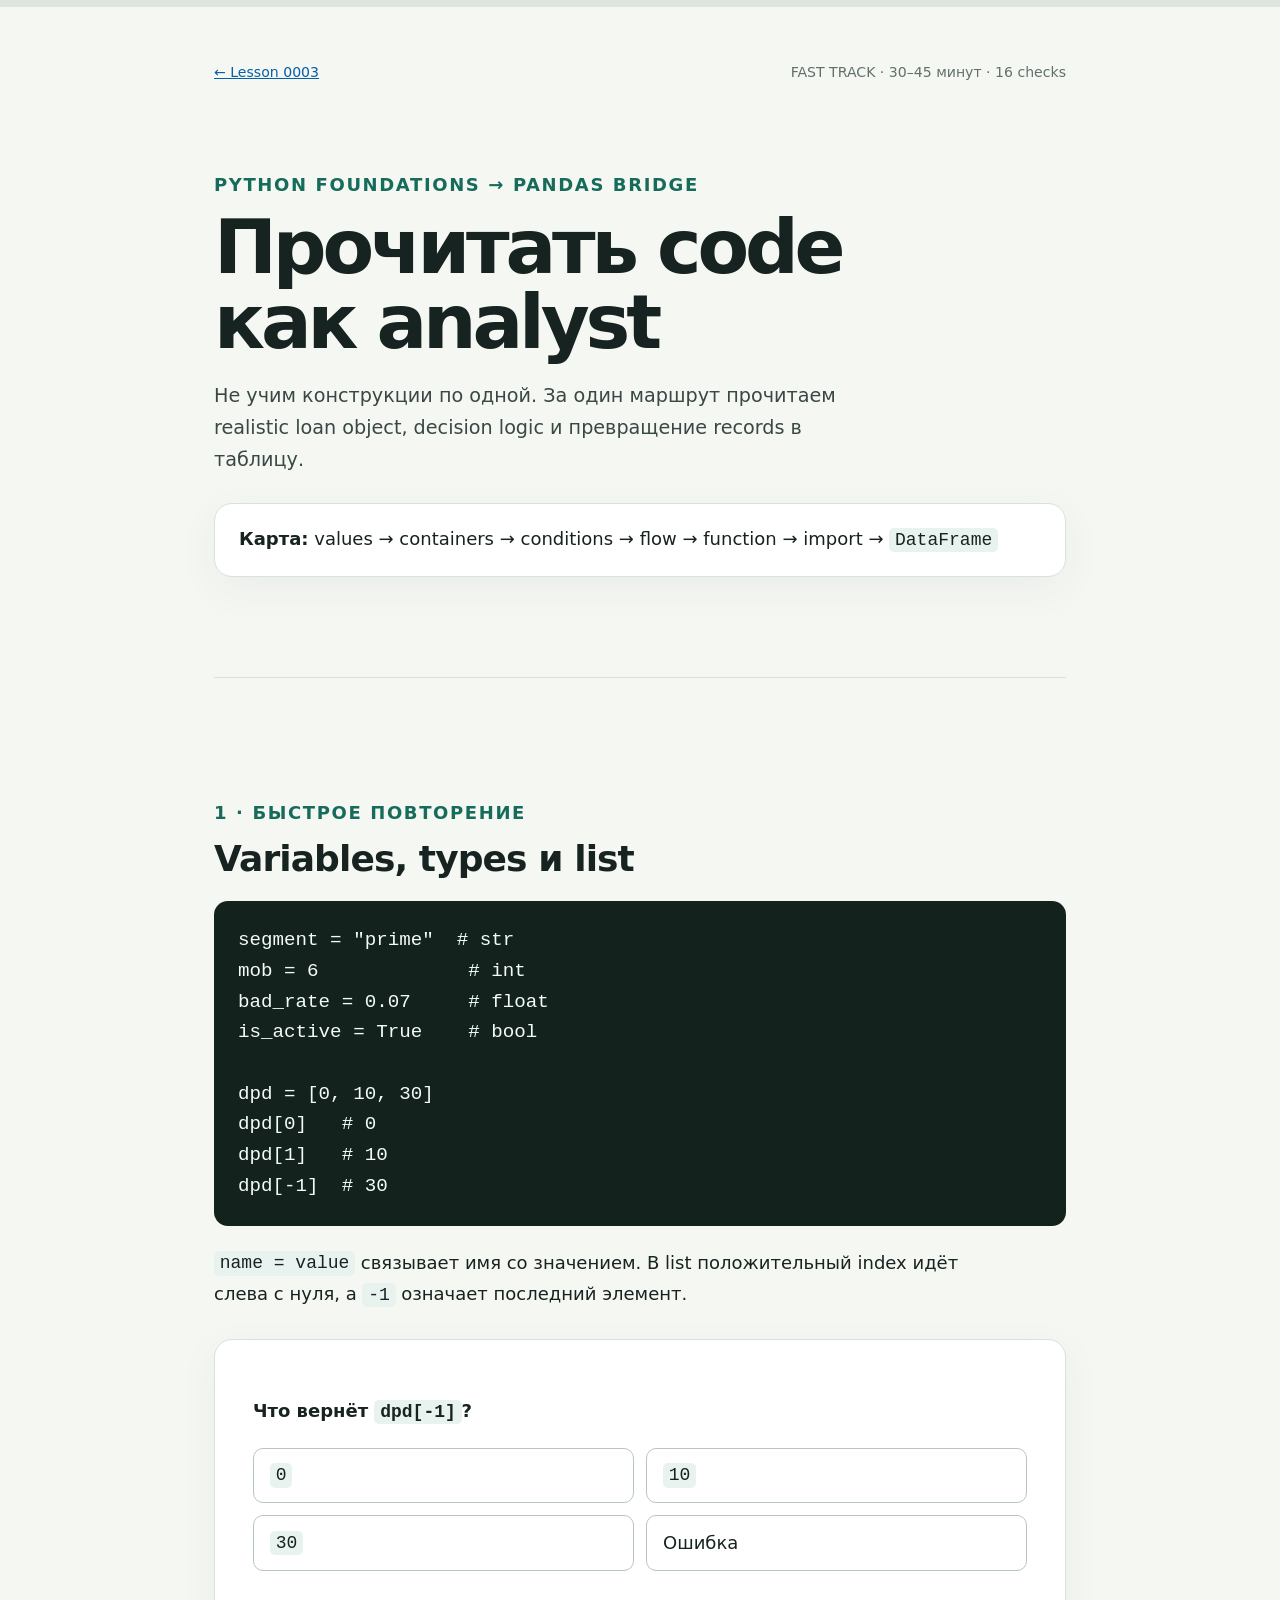
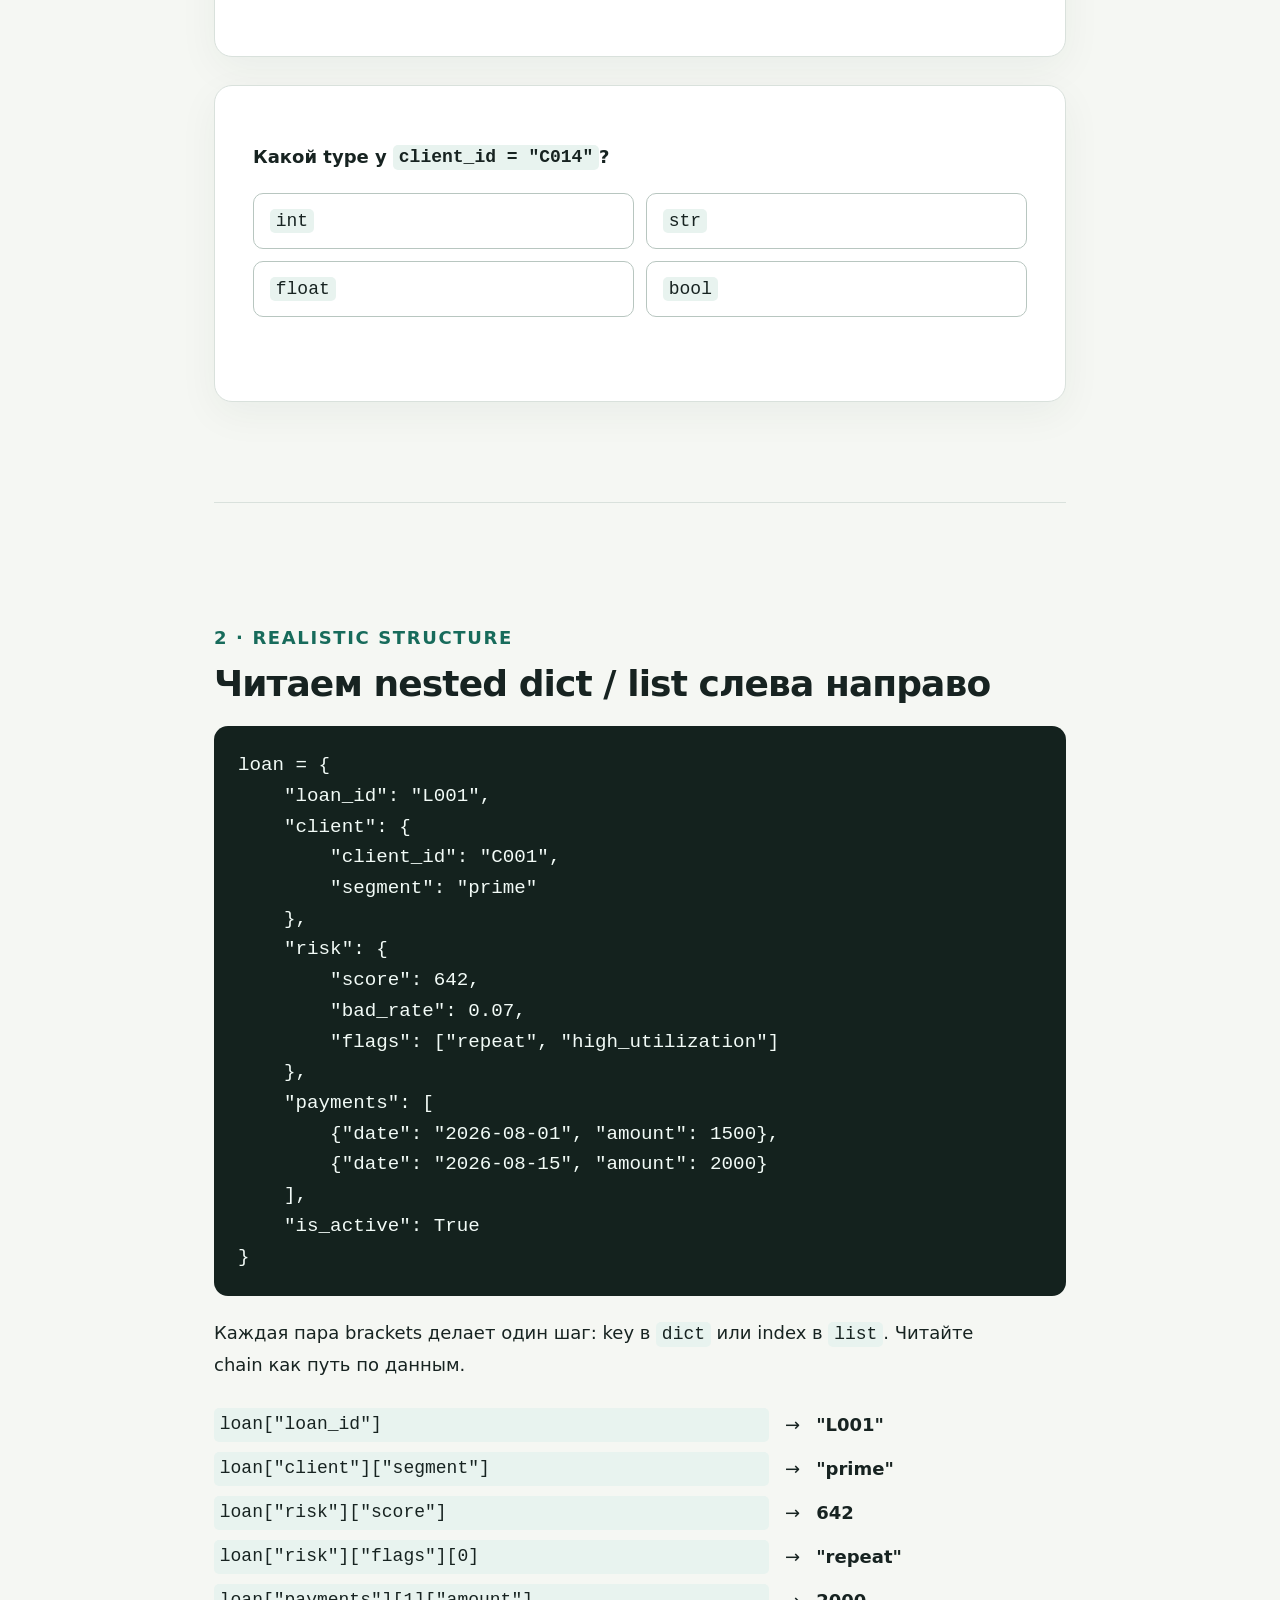
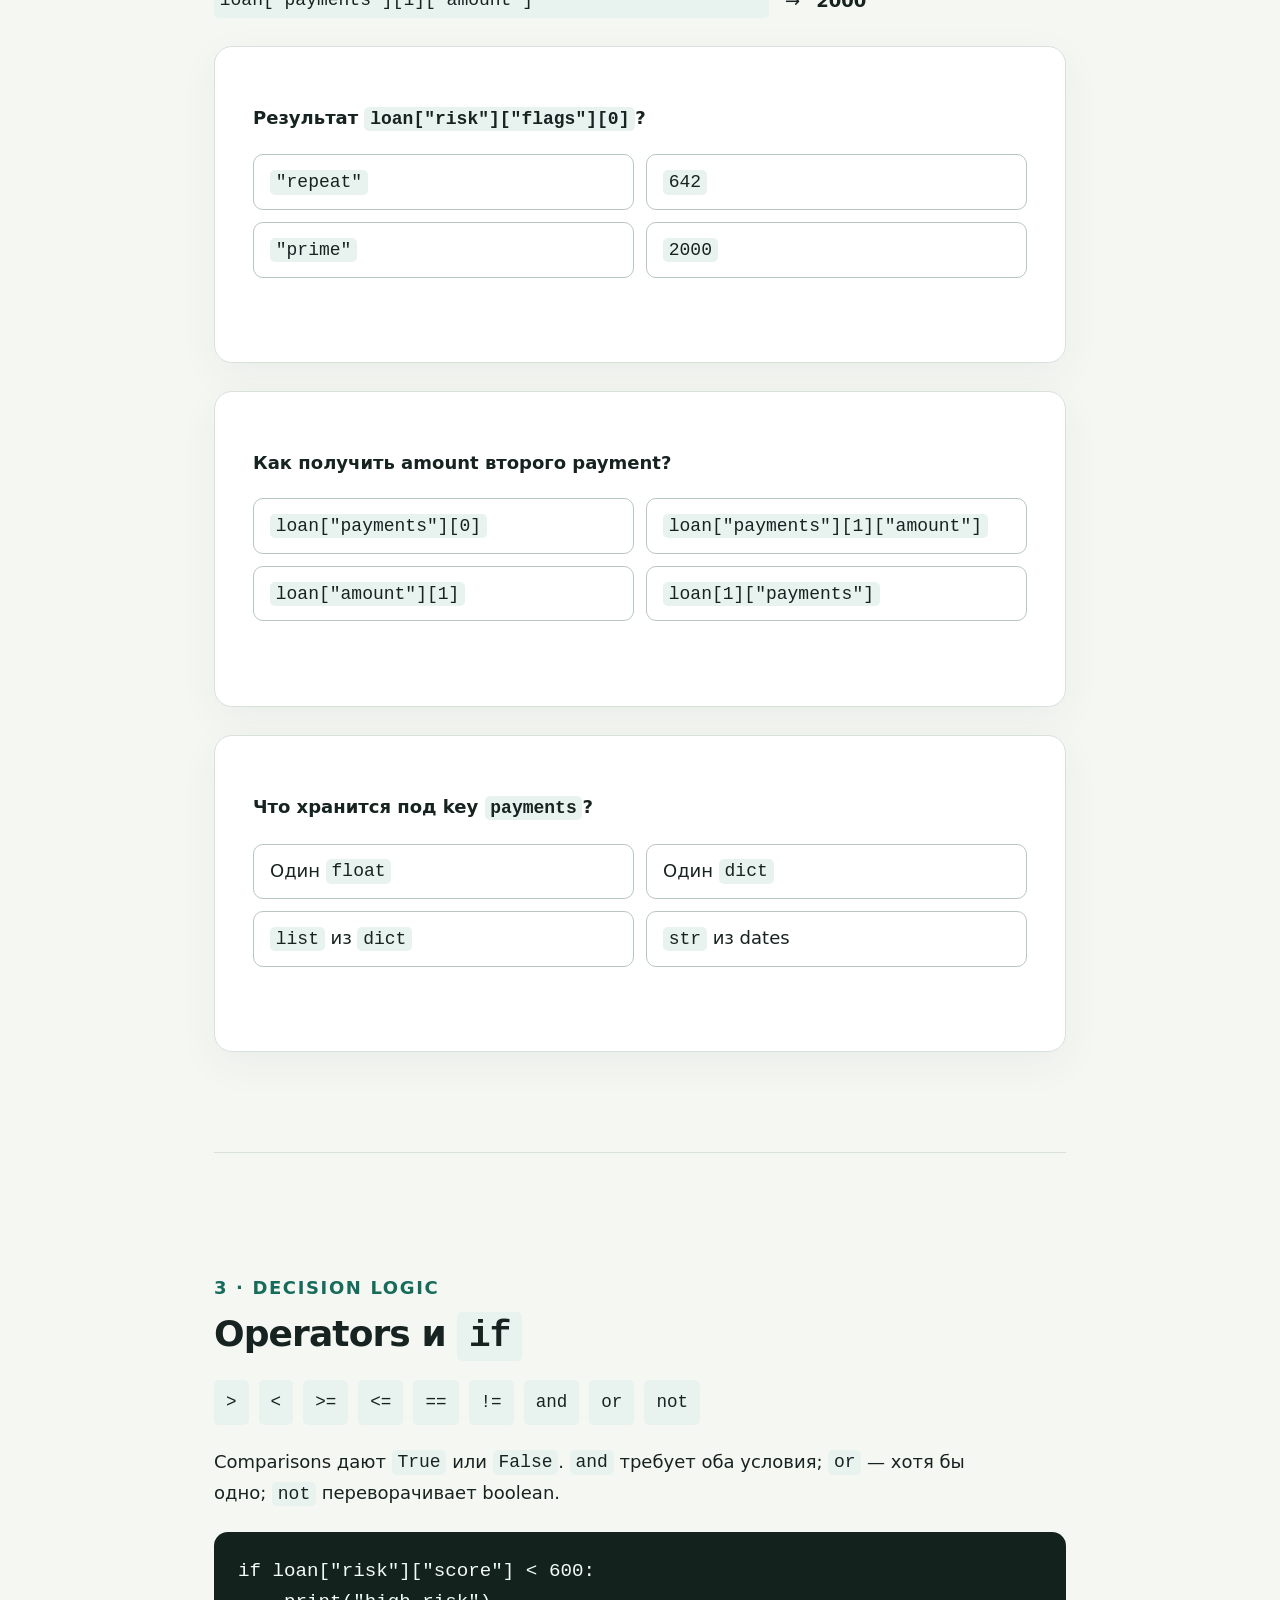
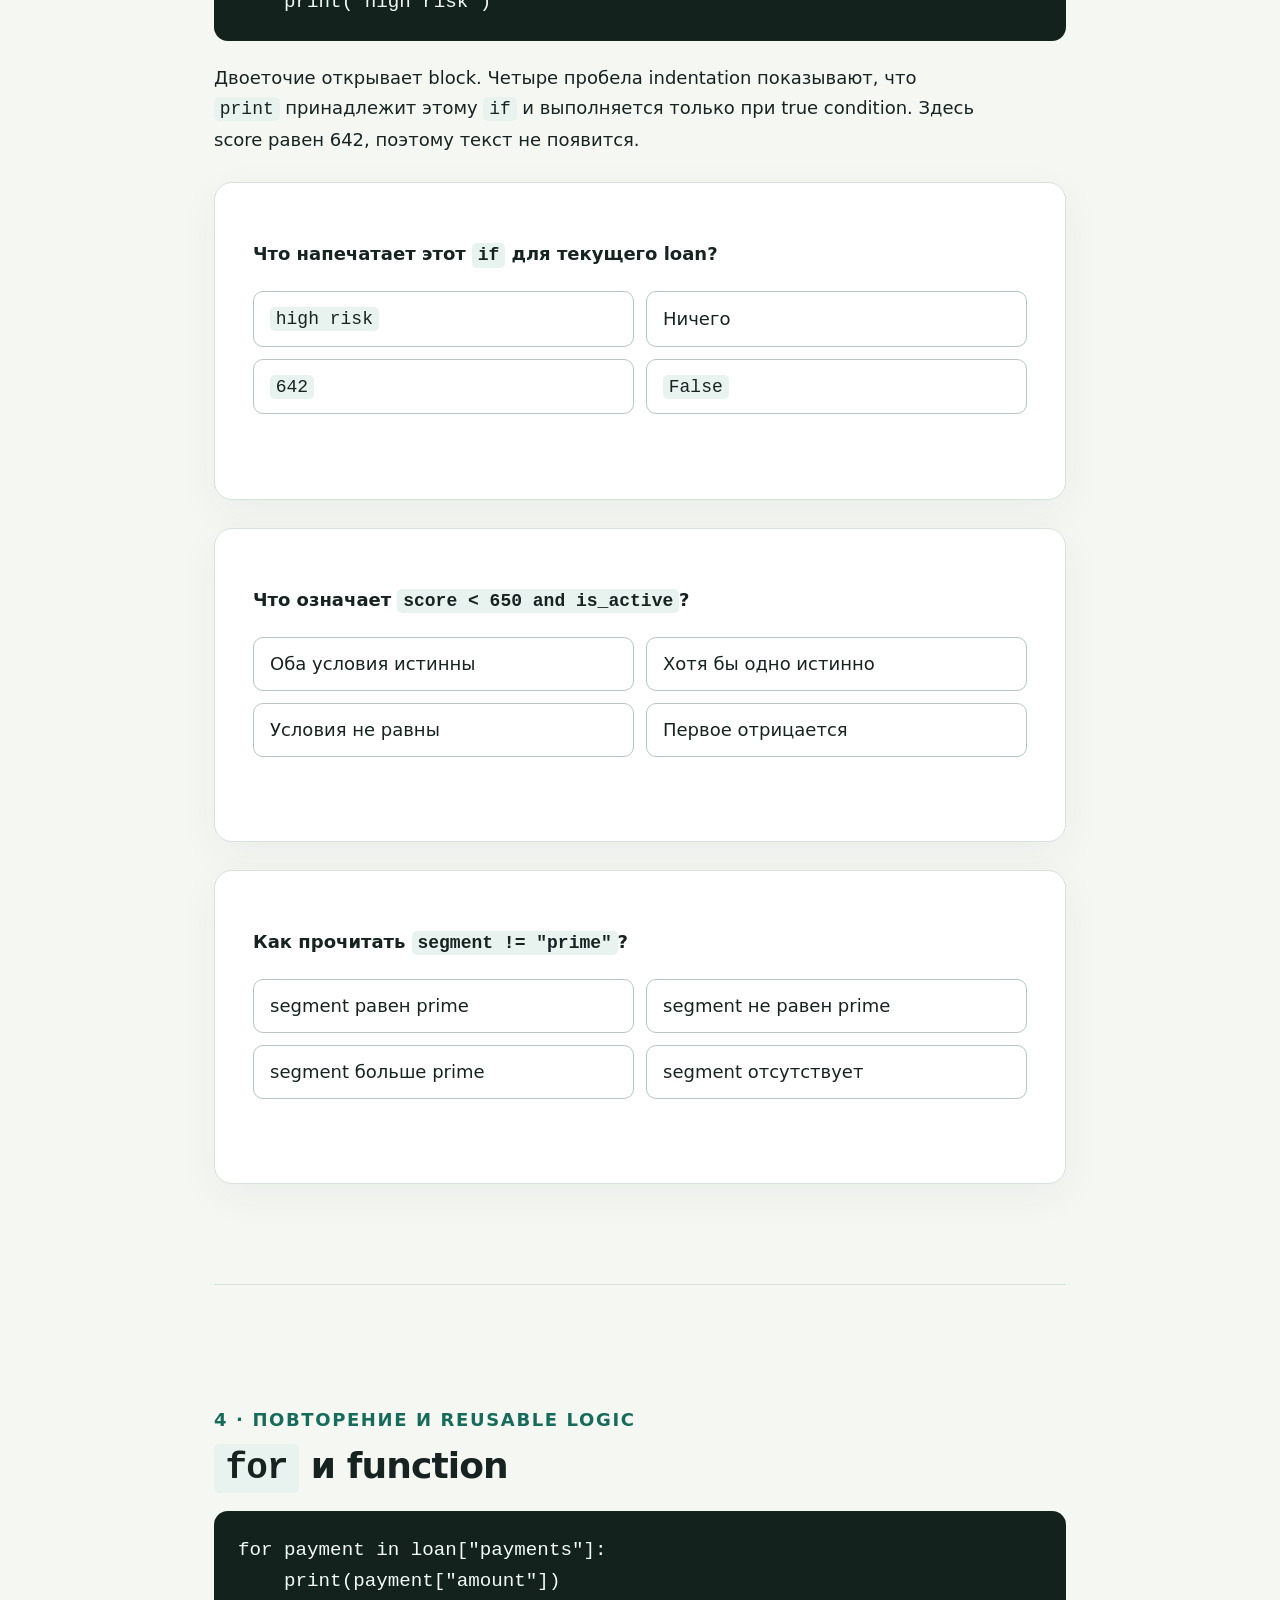
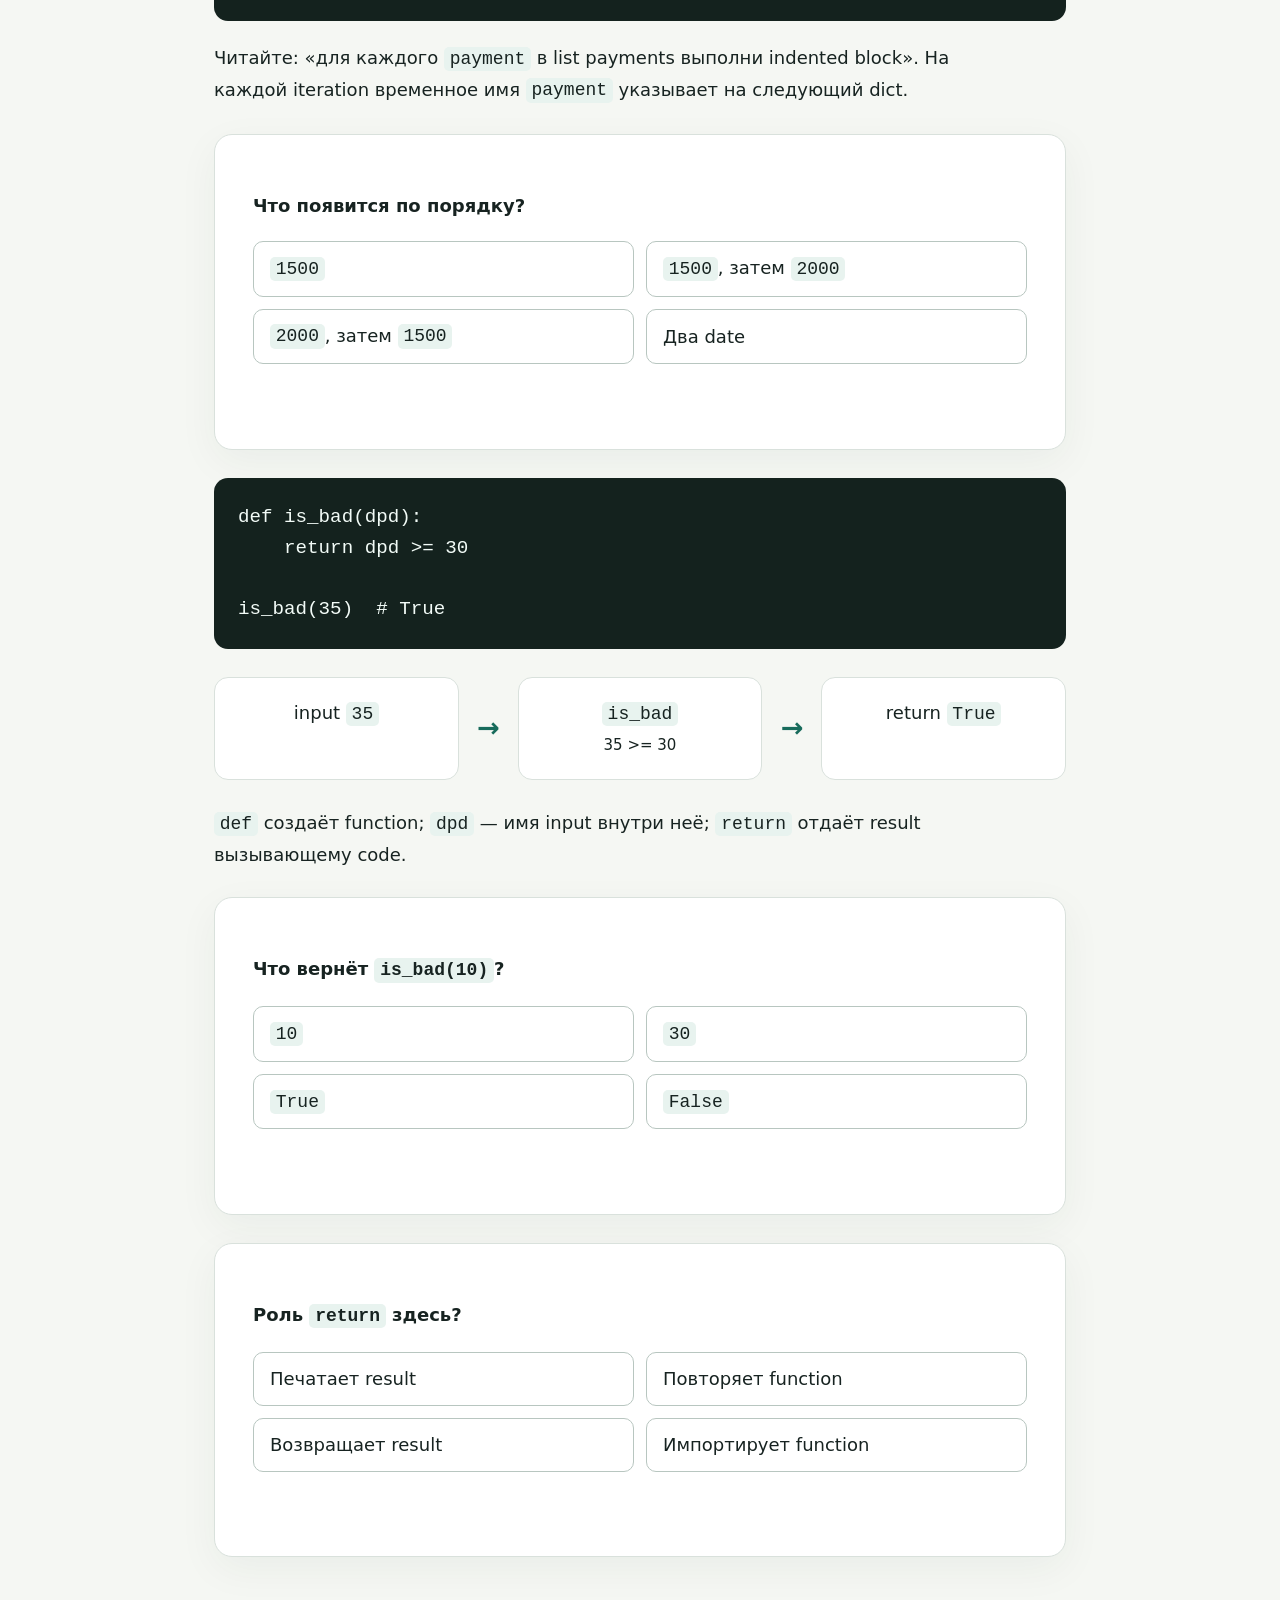
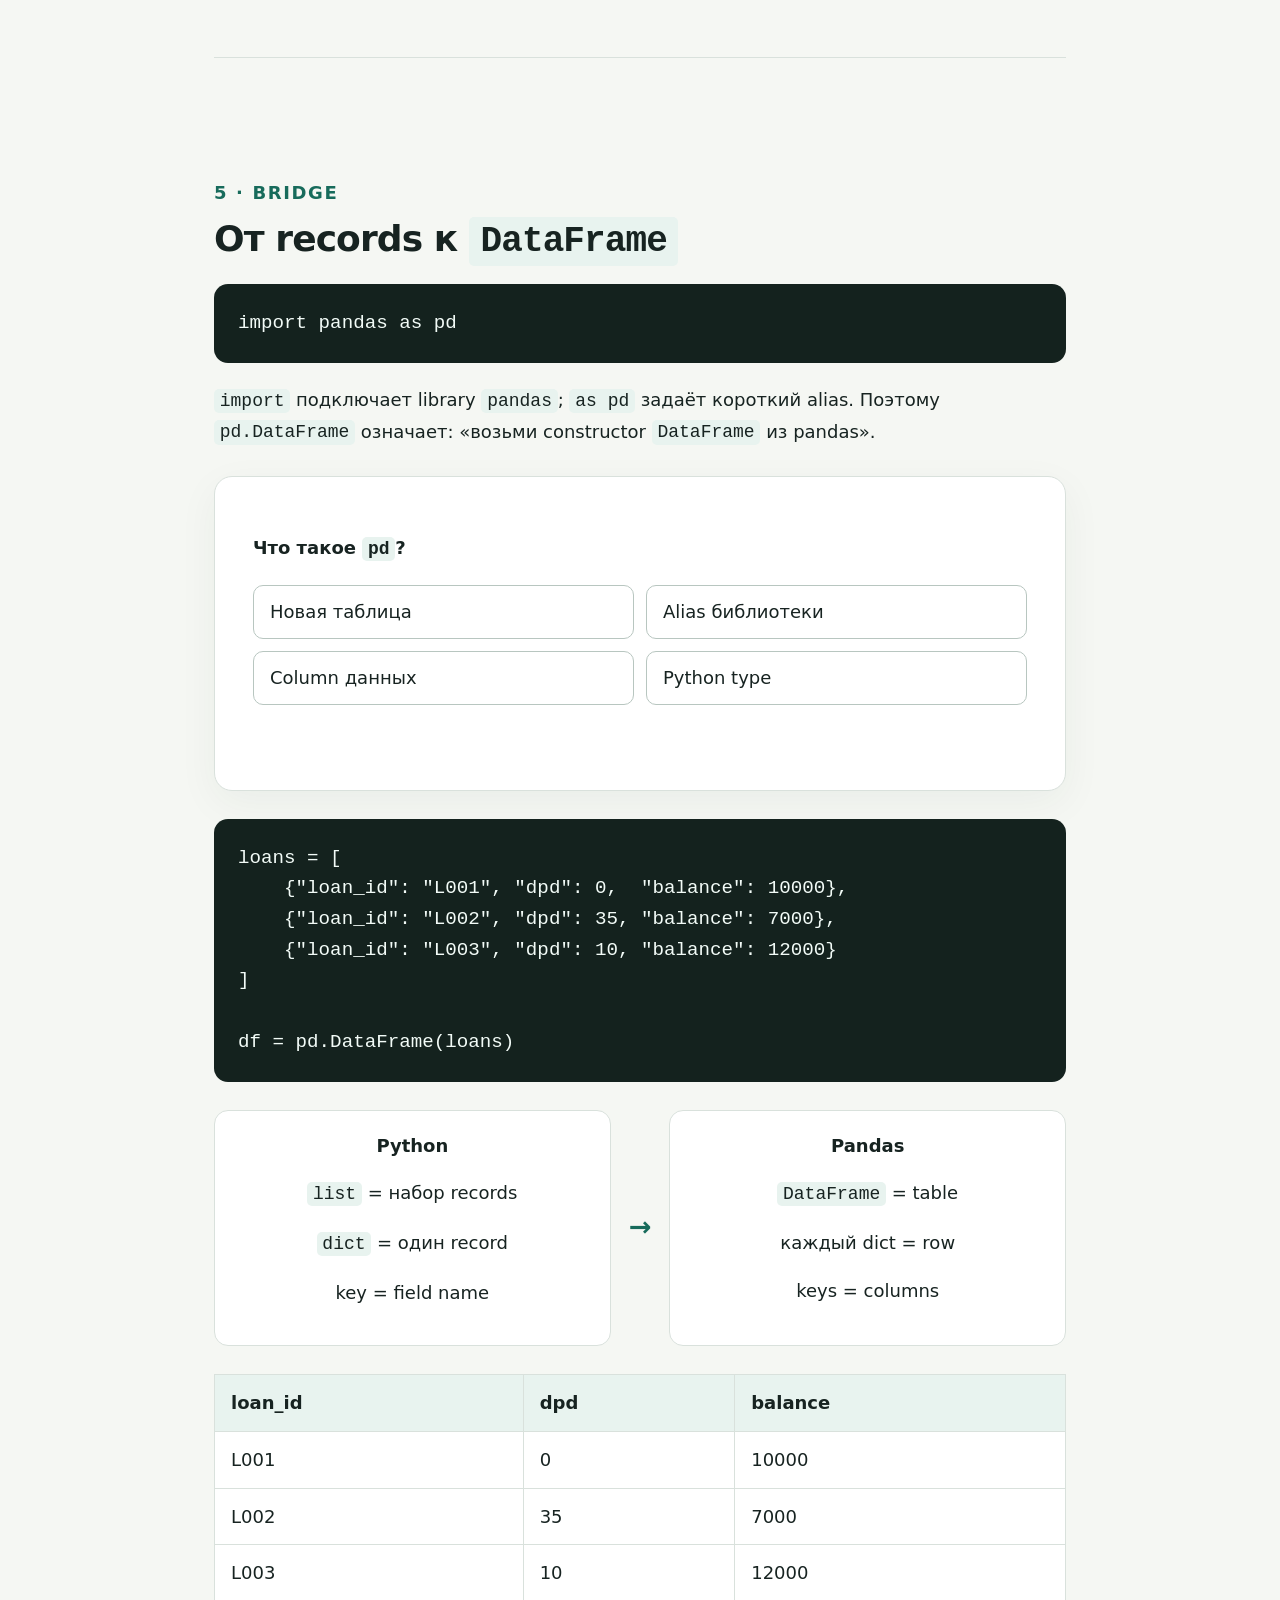
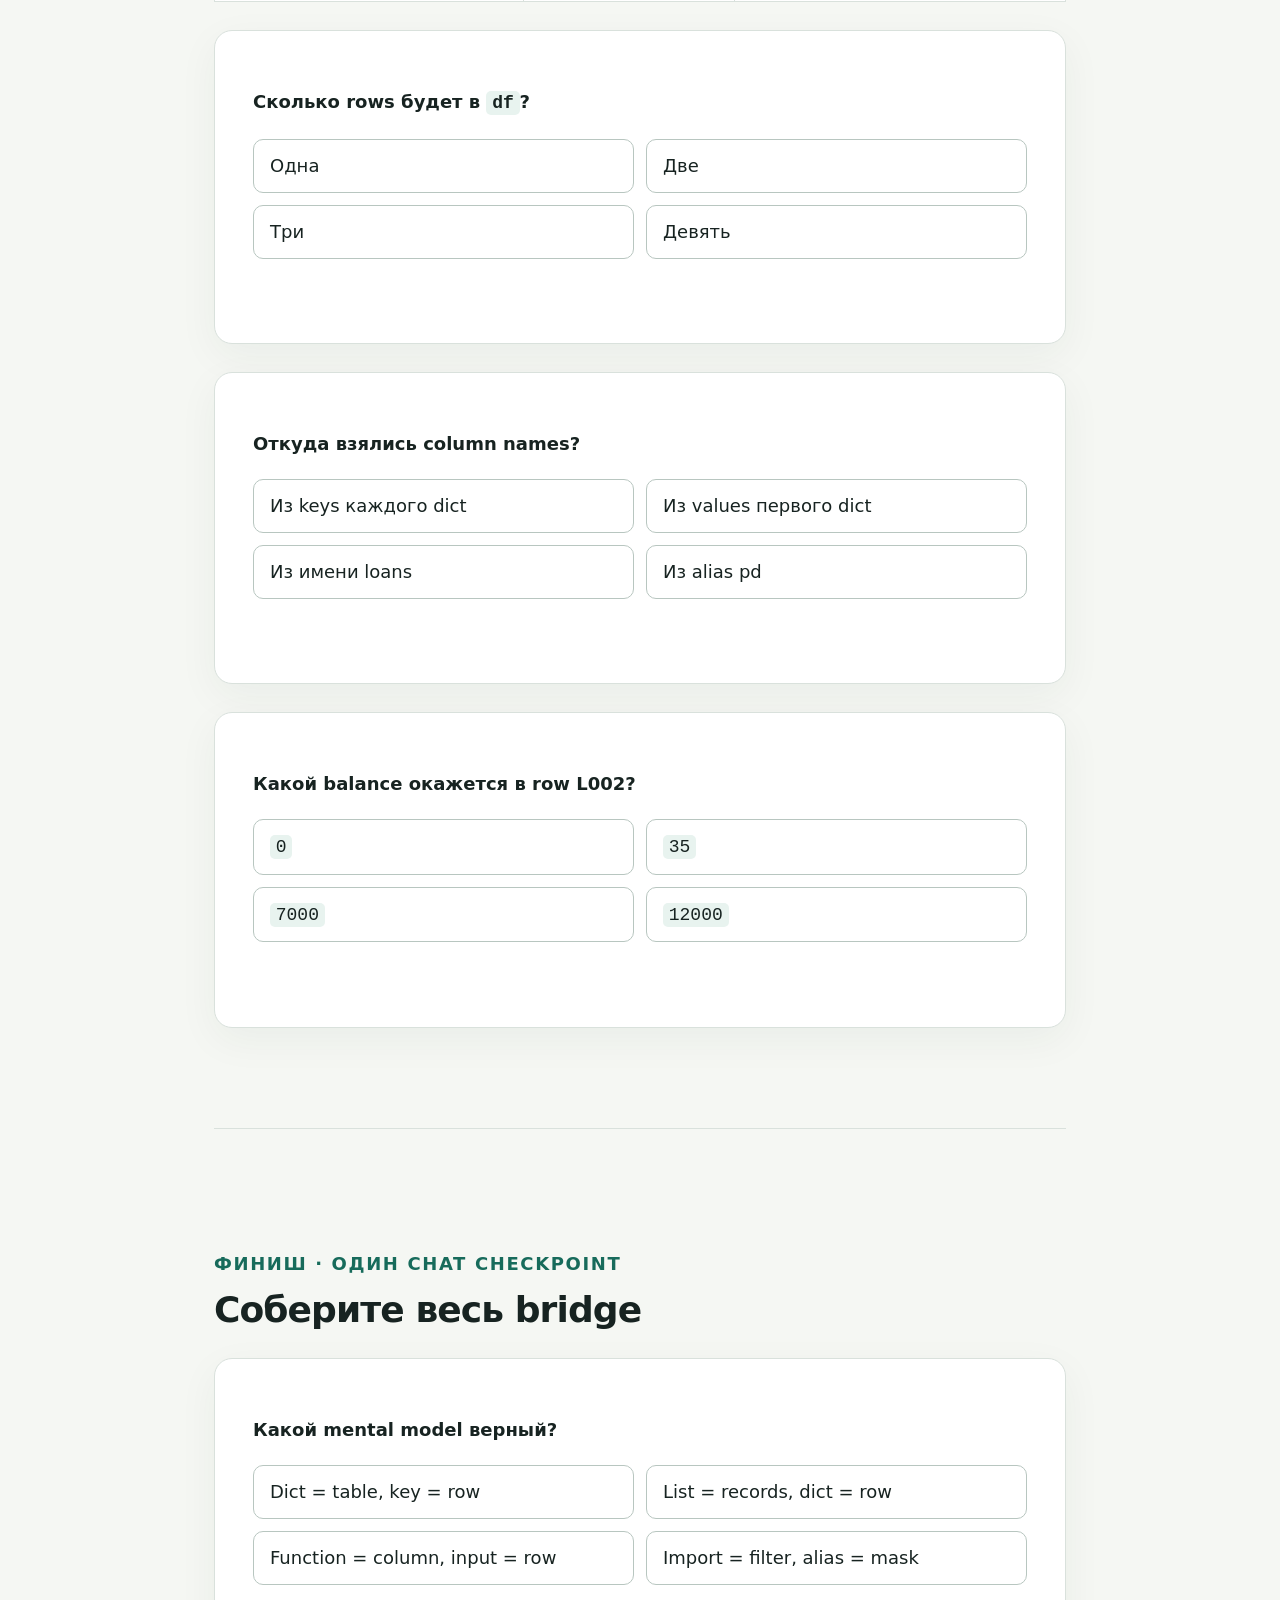
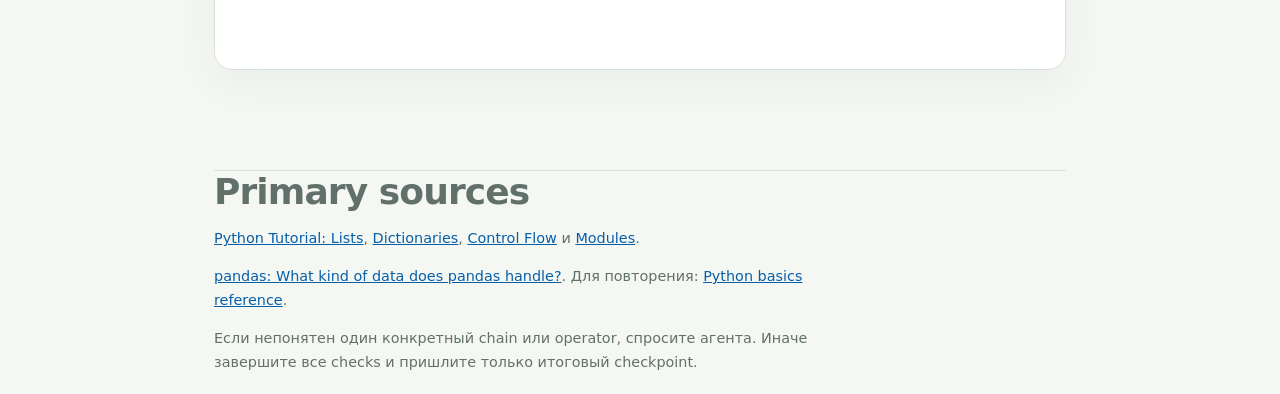
<file: lessons/0004-python-foundations-pandas-bridge.html>
<!doctype html>
<html lang="ru">
<head>
  <meta charset="utf-8"><meta name="viewport" content="width=device-width, initial-scale=1">
  <title>Lesson 0004 — Python Foundations → Pandas Bridge</title>
  <link rel="stylesheet" href="../assets/lesson.css">
</head>
<body data-lesson="lesson-0004">
<div class="progress-shell" role="progressbar" aria-label="Прогресс урока" aria-valuemin="0" aria-valuemax="100" aria-valuenow="0"><div class="progress-bar" data-progress></div></div>
<main>
<nav class="lesson-nav" aria-label="Навигация урока"><a href="0003-list-and-dict.html">← Lesson 0003</a><span>FAST TRACK · 30–45 минут · 16 checks</span></nav>
<section class="screen compact-screen">
  <p class="eyebrow">Python Foundations → Pandas Bridge</p><h1>Прочитать code как analyst</h1>
  <p class="lead">Не учим конструкции по одной. За один маршрут прочитаем realistic loan object, decision logic и превращение records в таблицу.</p>
  <div class="card route-map"><strong>Карта:</strong> values → containers → conditions → flow → function → import → <code>DataFrame</code></div>
  <p class="status-pill" data-saved-status hidden>Этот урок уже пройден в этом browser</p>
</section>
<section class="screen compact-screen" id="values-list">
  <p class="eyebrow">1 · Быстрое повторение</p><h2>Variables, types и list</h2>
  <pre><code>segment = "prime"  # str
mob = 6             # int
bad_rate = 0.07     # float
is_active = True    # bool

dpd = [0, 10, 30]
dpd[0]   # 0
dpd[1]   # 10
dpd[-1]  # 30</code></pre>
  <p><code>name = value</code> связывает имя со значением. В list положительный index идёт слева с нуля, а <code>-1</code> означает последний элемент.</p>
  <div class="quiz" data-quiz data-correct="Да: -1 — последний элемент, то есть 30." data-wrong="Отрицательный index считает с конца: -1 — последний элемент."><p><strong>Что вернёт <code>dpd[-1]</code>?</strong></p><div class="choices"><button class="choice" data-answer="wrong"><code>0</code></button><button class="choice" data-answer="wrong"><code>10</code></button><button class="choice" data-answer="correct"><code>30</code></button><button class="choice" data-answer="wrong">Ошибка</button></div><p class="feedback" data-feedback aria-live="polite"></p></div>
  <div class="quiz" data-quiz data-correct="Верно: кавычки делают C014 value типа str." data-wrong="Смотрите на запись value: кавычки обозначают str."><p><strong>Какой type у <code>client_id = "C014"</code>?</strong></p><div class="choices"><button class="choice" data-answer="wrong"><code>int</code></button><button class="choice" data-answer="correct"><code>str</code></button><button class="choice" data-answer="wrong"><code>float</code></button><button class="choice" data-answer="wrong"><code>bool</code></button></div><p class="feedback" data-feedback aria-live="polite"></p></div>
</section>
<section class="screen" id="nested">
  <p class="eyebrow">2 · Realistic structure</p><h2>Читаем nested dict / list слева направо</h2>
  <pre><code>loan = {
    "loan_id": "L001",
    "client": {
        "client_id": "C001",
        "segment": "prime"
    },
    "risk": {
        "score": 642,
        "bad_rate": 0.07,
        "flags": ["repeat", "high_utilization"]
    },
    "payments": [
        {"date": "2026-08-01", "amount": 1500},
        {"date": "2026-08-15", "amount": 2000}
    ],
    "is_active": True
}</code></pre>
  <p>Каждая пара brackets делает один шаг: key в <code>dict</code> или index в <code>list</code>. Читайте chain как путь по данным.</p>
  <div class="path-grid">
    <code>loan["loan_id"]</code><span>→</span><strong>"L001"</strong>
    <code>loan["client"]["segment"]</code><span>→</span><strong>"prime"</strong>
    <code>loan["risk"]["score"]</code><span>→</span><strong>642</strong>
    <code>loan["risk"]["flags"][0]</code><span>→</span><strong>"repeat"</strong>
    <code>loan["payments"][1]["amount"]</code><span>→</span><strong>2000</strong>
  </div>
  <div class="quiz" data-quiz data-correct="Верно: risk → flags → первый item даёт repeat." data-wrong="Идите по chain: dict risk, list flags, index 0."><p><strong>Результат <code>loan["risk"]["flags"][0]</code>?</strong></p><div class="choices"><button class="choice" data-answer="correct"><code>"repeat"</code></button><button class="choice" data-answer="wrong"><code>642</code></button><button class="choice" data-answer="wrong"><code>"prime"</code></button><button class="choice" data-answer="wrong"><code>2000</code></button></div><p class="feedback" data-feedback aria-live="polite"></p></div>
  <div class="quiz" data-quiz data-correct="Точно: payments[1] — второй dict, затем key amount — 2000." data-wrong="Сначала выберите второй payment по index 1, потом его amount."><p><strong>Как получить amount второго payment?</strong></p><div class="choices"><button class="choice" data-answer="wrong"><code>loan["payments"][0]</code></button><button class="choice" data-answer="correct"><code>loan["payments"][1]["amount"]</code></button><button class="choice" data-answer="wrong"><code>loan["amount"][1]</code></button><button class="choice" data-answer="wrong"><code>loan[1]["payments"]</code></button></div><p class="feedback" data-feedback aria-live="polite"></p></div>
  <div class="quiz" data-quiz data-correct="Да: после payments находится list, потому что value начинается с [." data-wrong="Смотрите на brackets сразу после key payments: [ создаёт list."><p><strong>Что хранится под key <code>payments</code>?</strong></p><div class="choices"><button class="choice" data-answer="wrong">Один <code>float</code></button><button class="choice" data-answer="wrong">Один <code>dict</code></button><button class="choice" data-answer="correct"><code>list</code> из <code>dict</code></button><button class="choice" data-answer="wrong"><code>str</code> из dates</button></div><p class="feedback" data-feedback aria-live="polite"></p></div>
</section>
<section class="screen" id="logic">
  <p class="eyebrow">3 · Decision logic</p><h2>Operators и <code>if</code></h2>
  <div class="operator-strip"><code>&gt;</code><code>&lt;</code><code>&gt;=</code><code>&lt;=</code><code>==</code><code>!=</code><code>and</code><code>or</code><code>not</code></div>
  <p>Comparisons дают <code>True</code> или <code>False</code>. <code>and</code> требует оба условия; <code>or</code> — хотя бы одно; <code>not</code> переворачивает boolean.</p>
  <pre><code>if loan["risk"]["score"] &lt; 600:
    print("high risk")</code></pre>
  <p>Двоеточие открывает block. Четыре пробела indentation показывают, что <code>print</code> принадлежит этому <code>if</code> и выполняется только при true condition. Здесь score равен 642, поэтому текст не появится.</p>
  <div class="quiz" data-quiz data-correct="Верно: 642 &lt; 600 — False, block пропускается." data-wrong="Подставьте score 642: условие 642 &lt; 600 ложно."><p><strong>Что напечатает этот <code>if</code> для текущего loan?</strong></p><div class="choices"><button class="choice" data-answer="wrong"><code>high risk</code></button><button class="choice" data-answer="correct">Ничего</button><button class="choice" data-answer="wrong"><code>642</code></button><button class="choice" data-answer="wrong"><code>False</code></button></div><p class="feedback" data-feedback aria-live="polite"></p></div>
  <div class="quiz" data-quiz data-correct="Да: оба comparison должны быть True." data-wrong="Operator and требует истинности левого и правого conditions."><p><strong>Что означает <code>score &lt; 650 and is_active</code>?</strong></p><div class="choices"><button class="choice" data-answer="correct">Оба условия истинны</button><button class="choice" data-answer="wrong">Хотя бы одно истинно</button><button class="choice" data-answer="wrong">Условия не равны</button><button class="choice" data-answer="wrong">Первое отрицается</button></div><p class="feedback" data-feedback aria-live="polite"></p></div>
  <div class="quiz" data-quiz data-correct="Верно: != читается «не равно»." data-wrong="Оператор != проверяет, что значения различаются."><p><strong>Как прочитать <code>segment != "prime"</code>?</strong></p><div class="choices"><button class="choice" data-answer="wrong">segment равен prime</button><button class="choice" data-answer="correct">segment не равен prime</button><button class="choice" data-answer="wrong">segment больше prime</button><button class="choice" data-answer="wrong">segment отсутствует</button></div><p class="feedback" data-feedback aria-live="polite"></p></div>
</section>
<section class="screen" id="flow">
  <p class="eyebrow">4 · Повторение и reusable logic</p><h2><code>for</code> и function</h2>
  <pre><code>for payment in loan["payments"]:
    print(payment["amount"])</code></pre>
  <p>Читайте: «для каждого <code>payment</code> в list payments выполни indented block». На каждой iteration временное имя <code>payment</code> указывает на следующий dict.</p>
  <div class="quiz" data-quiz data-correct="Да: loop проходит два dict и печатает amount каждого." data-wrong="В payments два элемента; print выполняется один раз для каждого."><p><strong>Что появится по порядку?</strong></p><div class="choices"><button class="choice" data-answer="wrong"><code>1500</code></button><button class="choice" data-answer="correct"><code>1500</code>, затем <code>2000</code></button><button class="choice" data-answer="wrong"><code>2000</code>, затем <code>1500</code></button><button class="choice" data-answer="wrong">Два date</button></div><p class="feedback" data-feedback aria-live="polite"></p></div>
  <pre><code>def is_bad(dpd):
    return dpd &gt;= 30

is_bad(35)  # True</code></pre>
  <div class="flow-diagram"><span>input <code>35</code></span><b>→</b><span><code>is_bad</code><br><small>35 &gt;= 30</small></span><b>→</b><span>return <code>True</code></span></div>
  <p><code>def</code> создаёт function; <code>dpd</code> — имя input внутри неё; <code>return</code> отдаёт result вызывающему code.</p>
  <div class="quiz" data-quiz data-correct="Верно: 10 >= 30 даёт False, и function возвращает False." data-wrong="Подставьте input 10 в expression dpd >= 30."><p><strong>Что вернёт <code>is_bad(10)</code>?</strong></p><div class="choices"><button class="choice" data-answer="wrong"><code>10</code></button><button class="choice" data-answer="wrong"><code>30</code></button><button class="choice" data-answer="wrong"><code>True</code></button><button class="choice" data-answer="correct"><code>False</code></button></div><p class="feedback" data-feedback aria-live="polite"></p></div>
  <div class="quiz" data-quiz data-correct="Точно: return передаёт result наружу из function." data-wrong="print показывает значение, а return отдаёт result вызывающему code."><p><strong>Роль <code>return</code> здесь?</strong></p><div class="choices"><button class="choice" data-answer="wrong">Печатает result</button><button class="choice" data-answer="wrong">Повторяет function</button><button class="choice" data-answer="correct">Возвращает result</button><button class="choice" data-answer="wrong">Импортирует function</button></div><p class="feedback" data-feedback aria-live="polite"></p></div>
</section>
<section class="screen" id="pandas">
  <p class="eyebrow">5 · Bridge</p><h2>От records к <code>DataFrame</code></h2>
  <pre><code>import pandas as pd</code></pre>
  <p><code>import</code> подключает library <code>pandas</code>; <code>as pd</code> задаёт короткий alias. Поэтому <code>pd.DataFrame</code> означает: «возьми constructor <code>DataFrame</code> из pandas».</p>
  <div class="quiz" data-quiz data-correct="Верно: pd — принятый короткий alias для pandas." data-wrong="Часть as pd назначает library короткое имя pd."><p><strong>Что такое <code>pd</code>?</strong></p><div class="choices"><button class="choice" data-answer="wrong">Новая таблица</button><button class="choice" data-answer="correct">Alias библиотеки</button><button class="choice" data-answer="wrong">Column данных</button><button class="choice" data-answer="wrong">Python type</button></div><p class="feedback" data-feedback aria-live="polite"></p></div>
  <pre><code>loans = [
    {"loan_id": "L001", "dpd": 0,  "balance": 10000},
    {"loan_id": "L002", "dpd": 35, "balance": 7000},
    {"loan_id": "L003", "dpd": 10, "balance": 12000}
]

df = pd.DataFrame(loans)</code></pre>
  <div class="transformation" aria-label="Преобразование list of dicts в таблицу">
    <div><strong>Python</strong><p><code>list</code> = набор records</p><p><code>dict</code> = один record</p><p>key = field name</p></div><b aria-hidden="true">→</b>
    <div><strong>Pandas</strong><p><code>DataFrame</code> = table</p><p>каждый dict = row</p><p>keys = columns</p></div>
  </div>
  <div class="table-wrap"><table><thead><tr><th>loan_id</th><th>dpd</th><th>balance</th></tr></thead><tbody><tr><td>L001</td><td>0</td><td>10000</td></tr><tr><td>L002</td><td>35</td><td>7000</td></tr><tr><td>L003</td><td>10</td><td>12000</td></tr></tbody></table></div>
  <div class="quiz" data-quiz data-correct="Да: каждый dict становится row, поэтому rows три." data-wrong="Посчитайте dict внутри внешнего list: их три."><p><strong>Сколько rows будет в <code>df</code>?</strong></p><div class="choices"><button class="choice" data-answer="wrong">Одна</button><button class="choice" data-answer="wrong">Две</button><button class="choice" data-answer="correct">Три</button><button class="choice" data-answer="wrong">Девять</button></div><p class="feedback" data-feedback aria-live="polite"></p></div>
  <div class="quiz" data-quiz data-correct="Верно: dict keys задают column names." data-wrong="Keys повторяются в records и становятся headers таблицы."><p><strong>Откуда взялись column names?</strong></p><div class="choices"><button class="choice" data-answer="correct">Из keys каждого dict</button><button class="choice" data-answer="wrong">Из values первого dict</button><button class="choice" data-answer="wrong">Из имени loans</button><button class="choice" data-answer="wrong">Из alias pd</button></div><p class="feedback" data-feedback aria-live="polite"></p></div>
  <div class="quiz" data-quiz data-correct="Точно: record L002 содержит balance 7000." data-wrong="Найдите dict с loan_id L002 и прочитайте его balance."><p><strong>Какой balance окажется в row L002?</strong></p><div class="choices"><button class="choice" data-answer="wrong"><code>0</code></button><button class="choice" data-answer="wrong"><code>35</code></button><button class="choice" data-answer="correct"><code>7000</code></button><button class="choice" data-answer="wrong"><code>12000</code></button></div><p class="feedback" data-feedback aria-live="polite"></p></div>
</section>
<section class="screen compact-screen" id="checkpoint">
  <p class="eyebrow">Финиш · Один chat checkpoint</p><h2>Соберите весь bridge</h2>
  <div class="quiz" data-quiz data-correct="Верно: list содержит records, а DataFrame превращает их в table." data-wrong="Внешние [] — list, каждый {} — record; DataFrame строит table."><p><strong>Какой mental model верный?</strong></p><div class="choices"><button class="choice" data-answer="wrong">Dict = table, key = row</button><button class="choice" data-answer="correct">List = records, dict = row</button><button class="choice" data-answer="wrong">Function = column, input = row</button><button class="choice" data-answer="wrong">Import = filter, alias = mask</button></div><p class="feedback" data-feedback aria-live="polite"></p></div>
  <div class="card lesson-complete" data-completion hidden>
    <h2>Bridge пройден</h2><p>Отправьте в чат <strong>один итоговый ответ</strong>, не ответы на все checks:</p>
    <pre><code>bad_loans = []
for row in loans:
    if is_bad(row["dpd"]):
        bad_loans.append(row)

bad_df = pd.DataFrame(bad_loans)</code></pre>
    <p>Объясните своими словами: <strong>что попадает в <code>bad_loans</code>, сколько rows будет в <code>bad_df</code> и почему?</strong></p>
    <p>После checkpoint переходим сразу к <strong>Pandas Core I</strong>.</p>
  </div>
</section>
<section class="sources"><h2>Primary sources</h2><p><a href="https://docs.python.org/3/tutorial/introduction.html#lists">Python Tutorial: Lists</a>, <a href="https://docs.python.org/3/tutorial/datastructures.html#dictionaries">Dictionaries</a>, <a href="https://docs.python.org/3/tutorial/controlflow.html">Control Flow</a> и <a href="https://docs.python.org/3/tutorial/modules.html">Modules</a>.</p><p><a href="https://pandas.pydata.org/docs/getting_started/intro_tutorials/01_table_oriented.html">pandas: What kind of data does pandas handle?</a>. Для повторения: <a href="../reference/python-basics.html">Python basics reference</a>.</p></section>
<footer><p>Если непонятен один конкретный chain или operator, спросите агента. Иначе завершите все checks и пришлите только итоговый checkpoint.</p></footer>
</main><script src="../assets/lesson.js"></script>
</body></html>
</file>
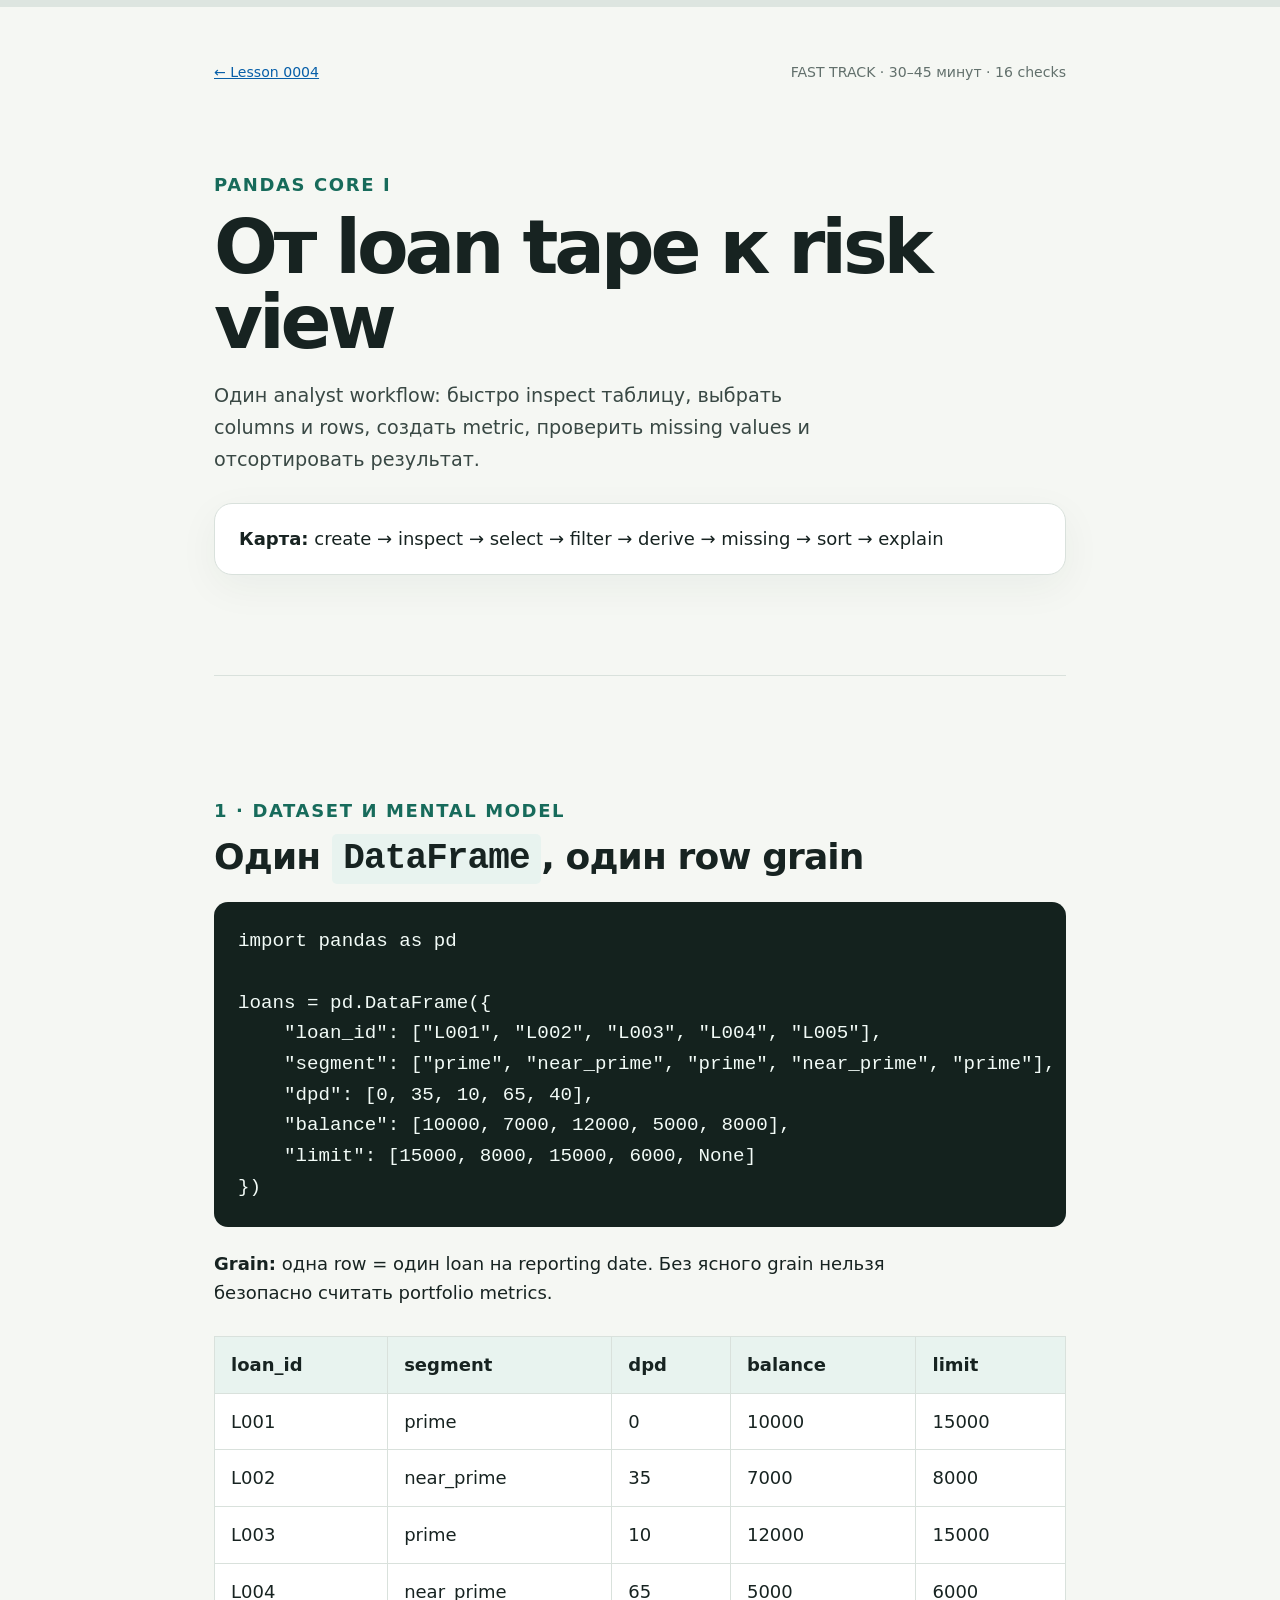
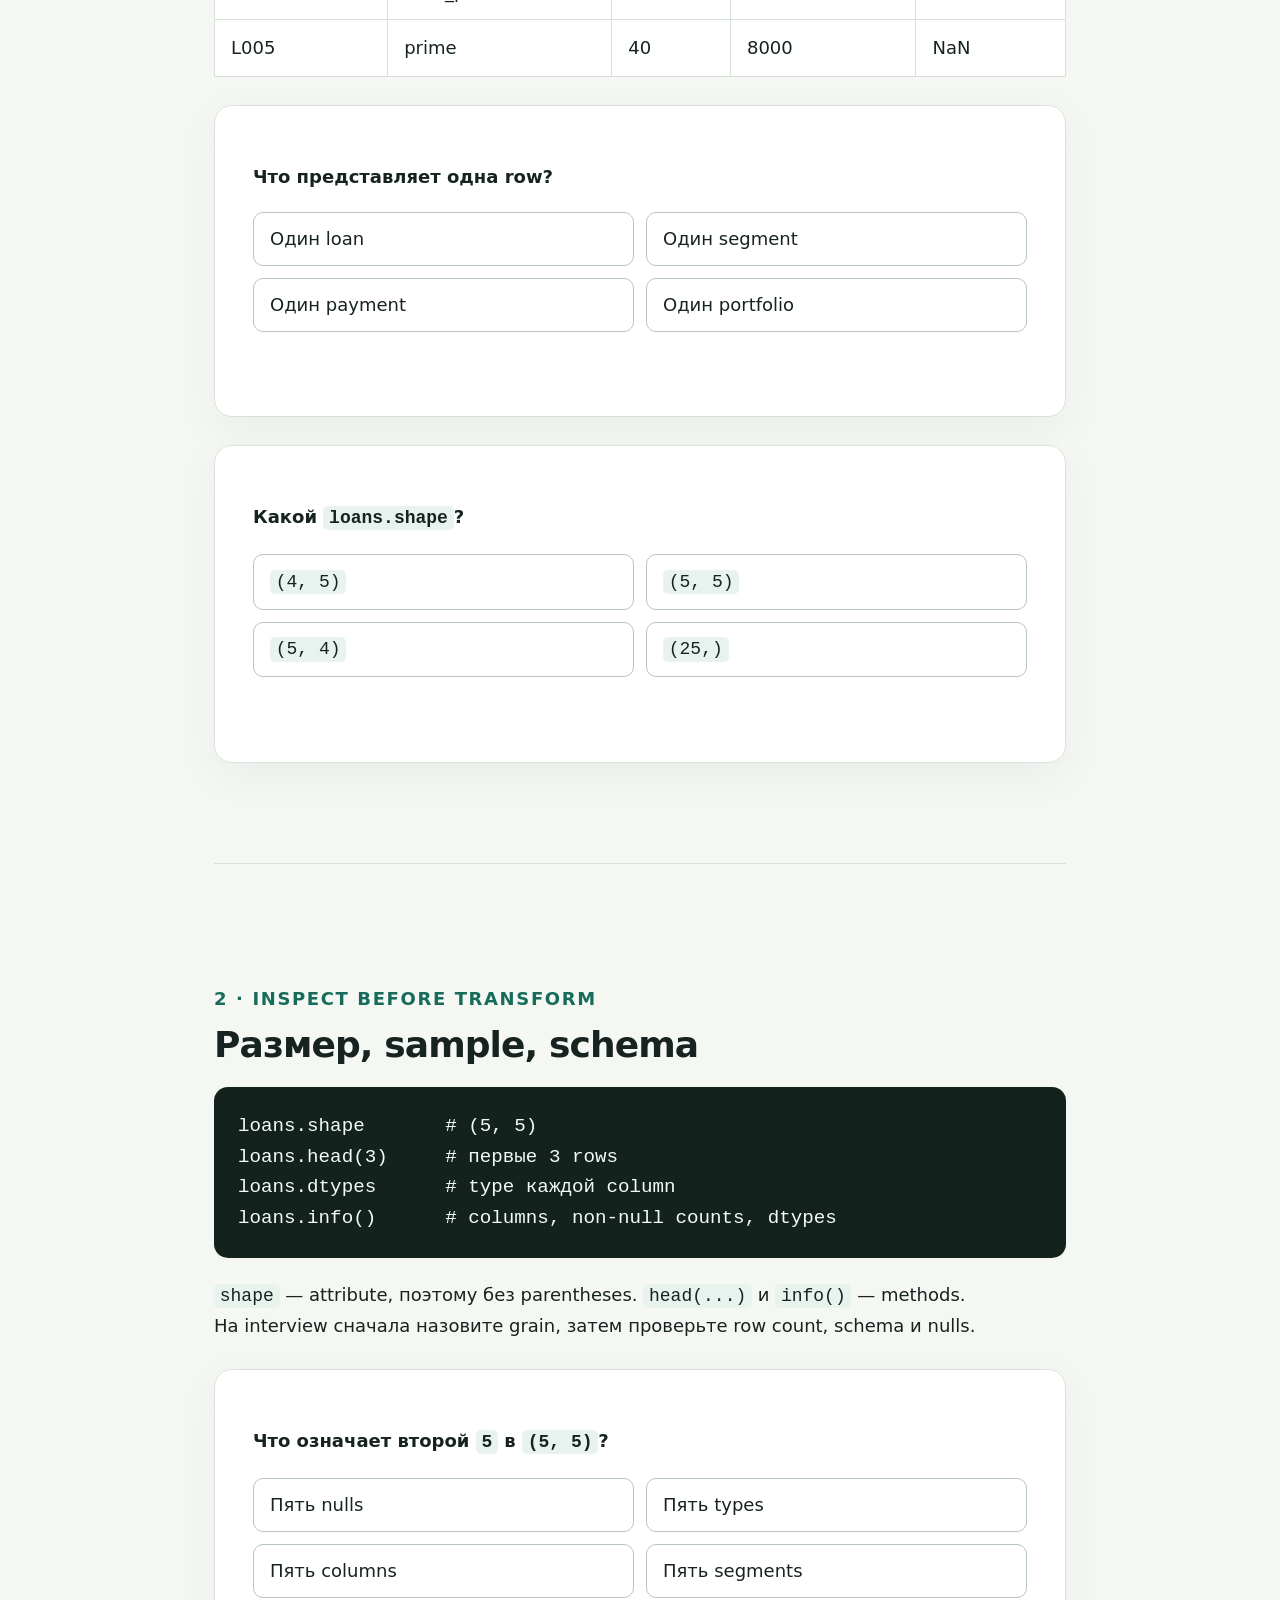
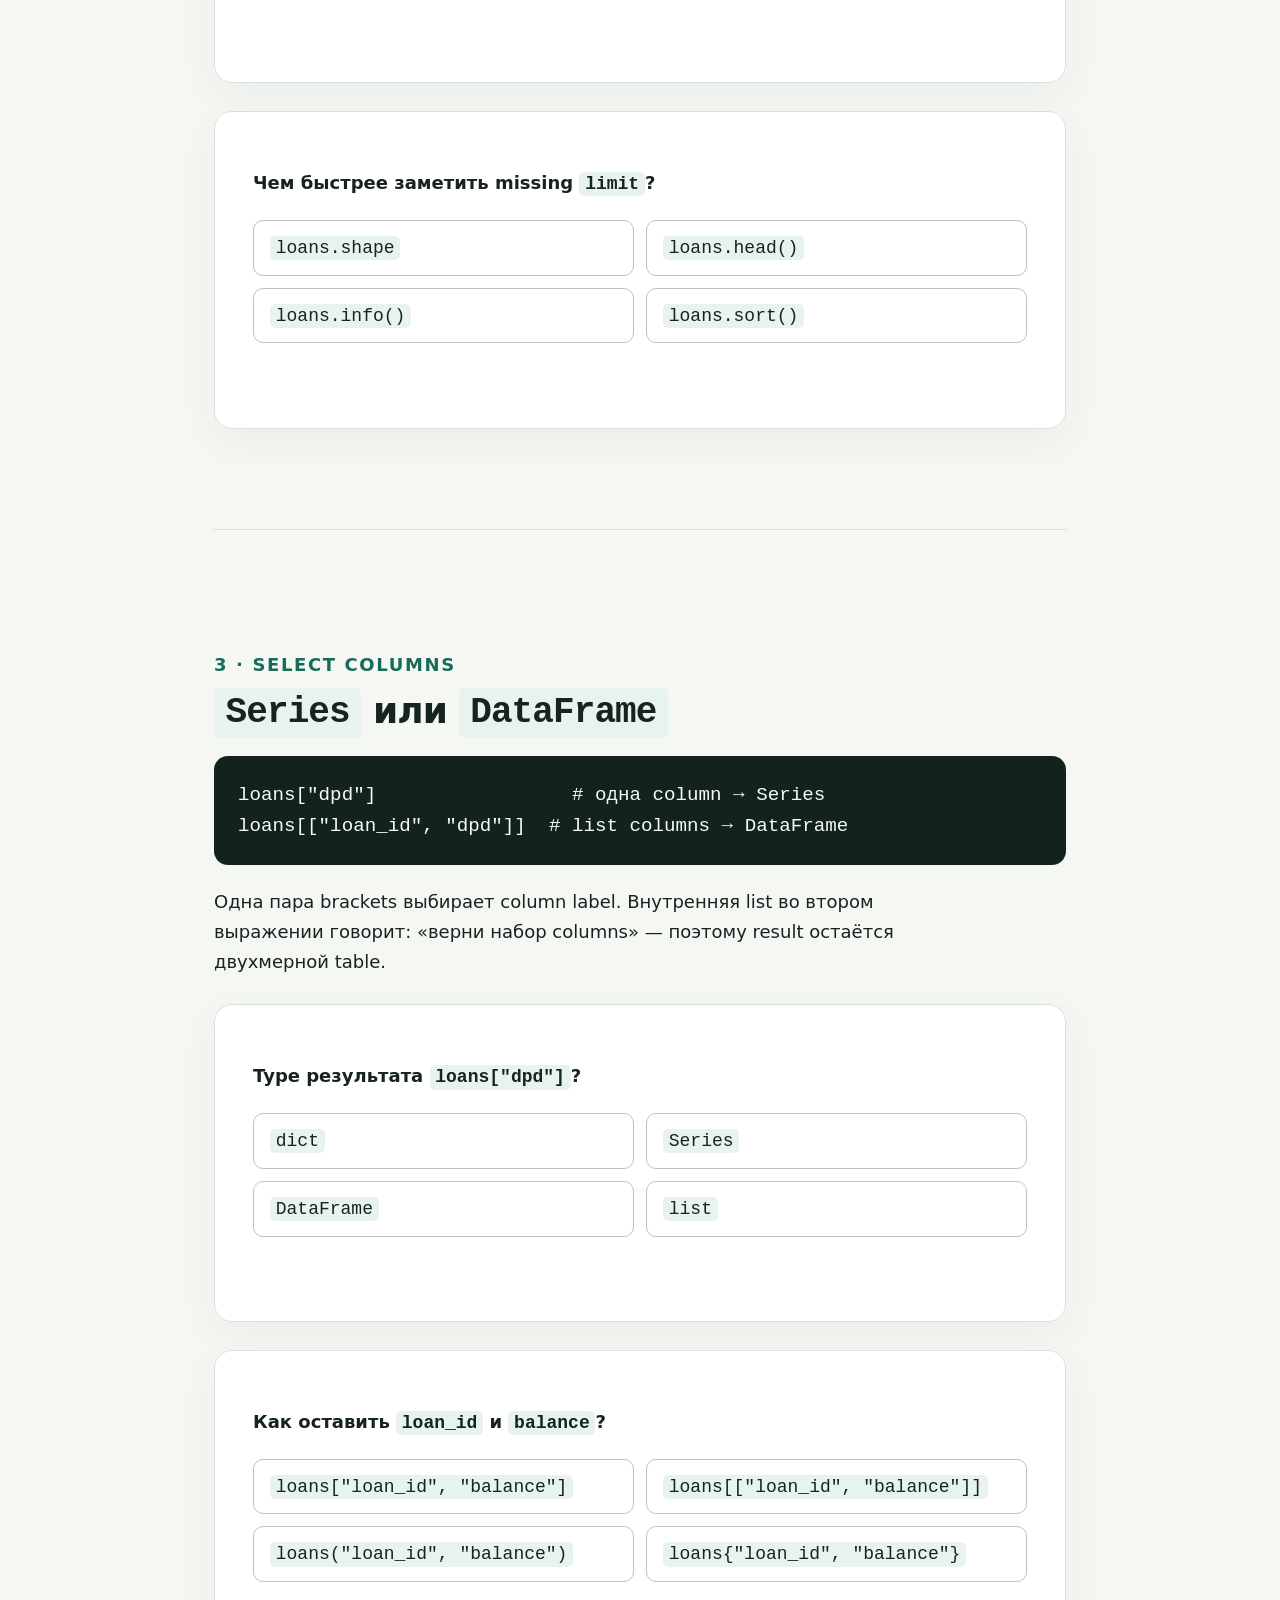
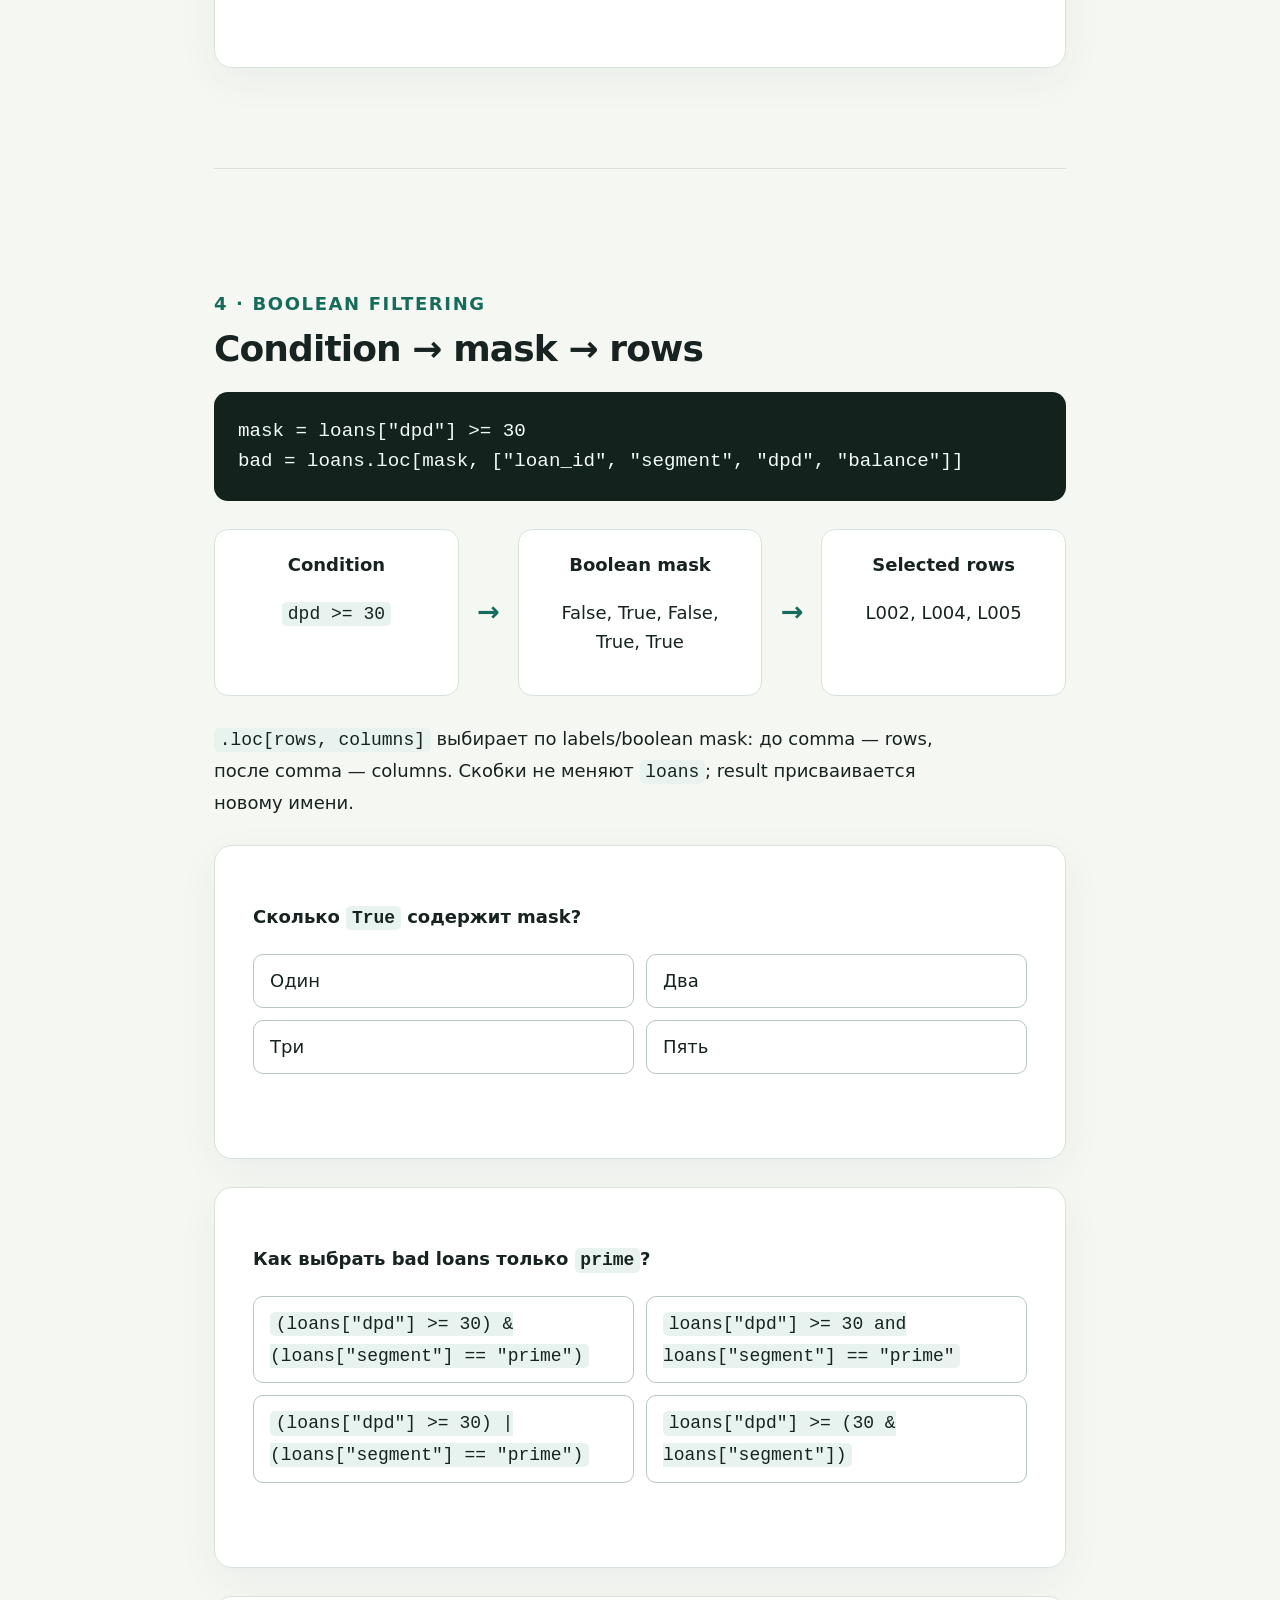
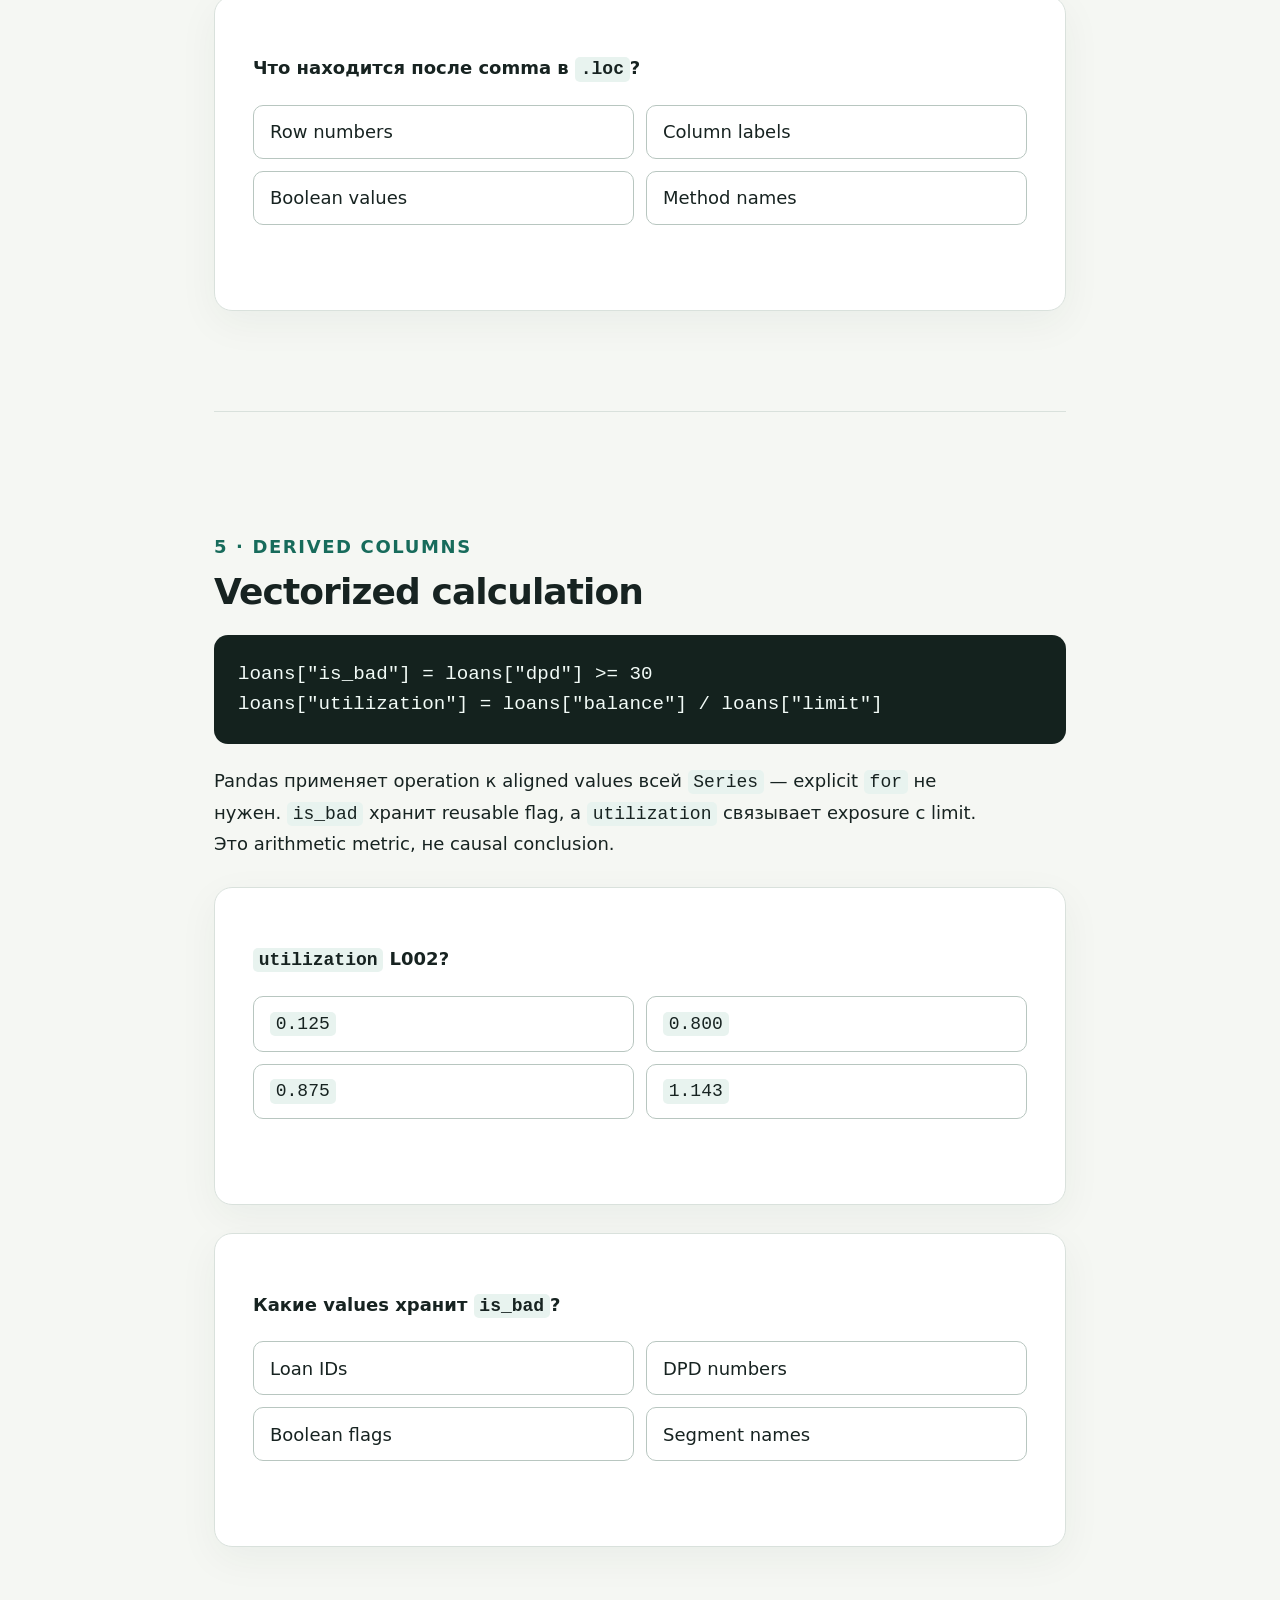
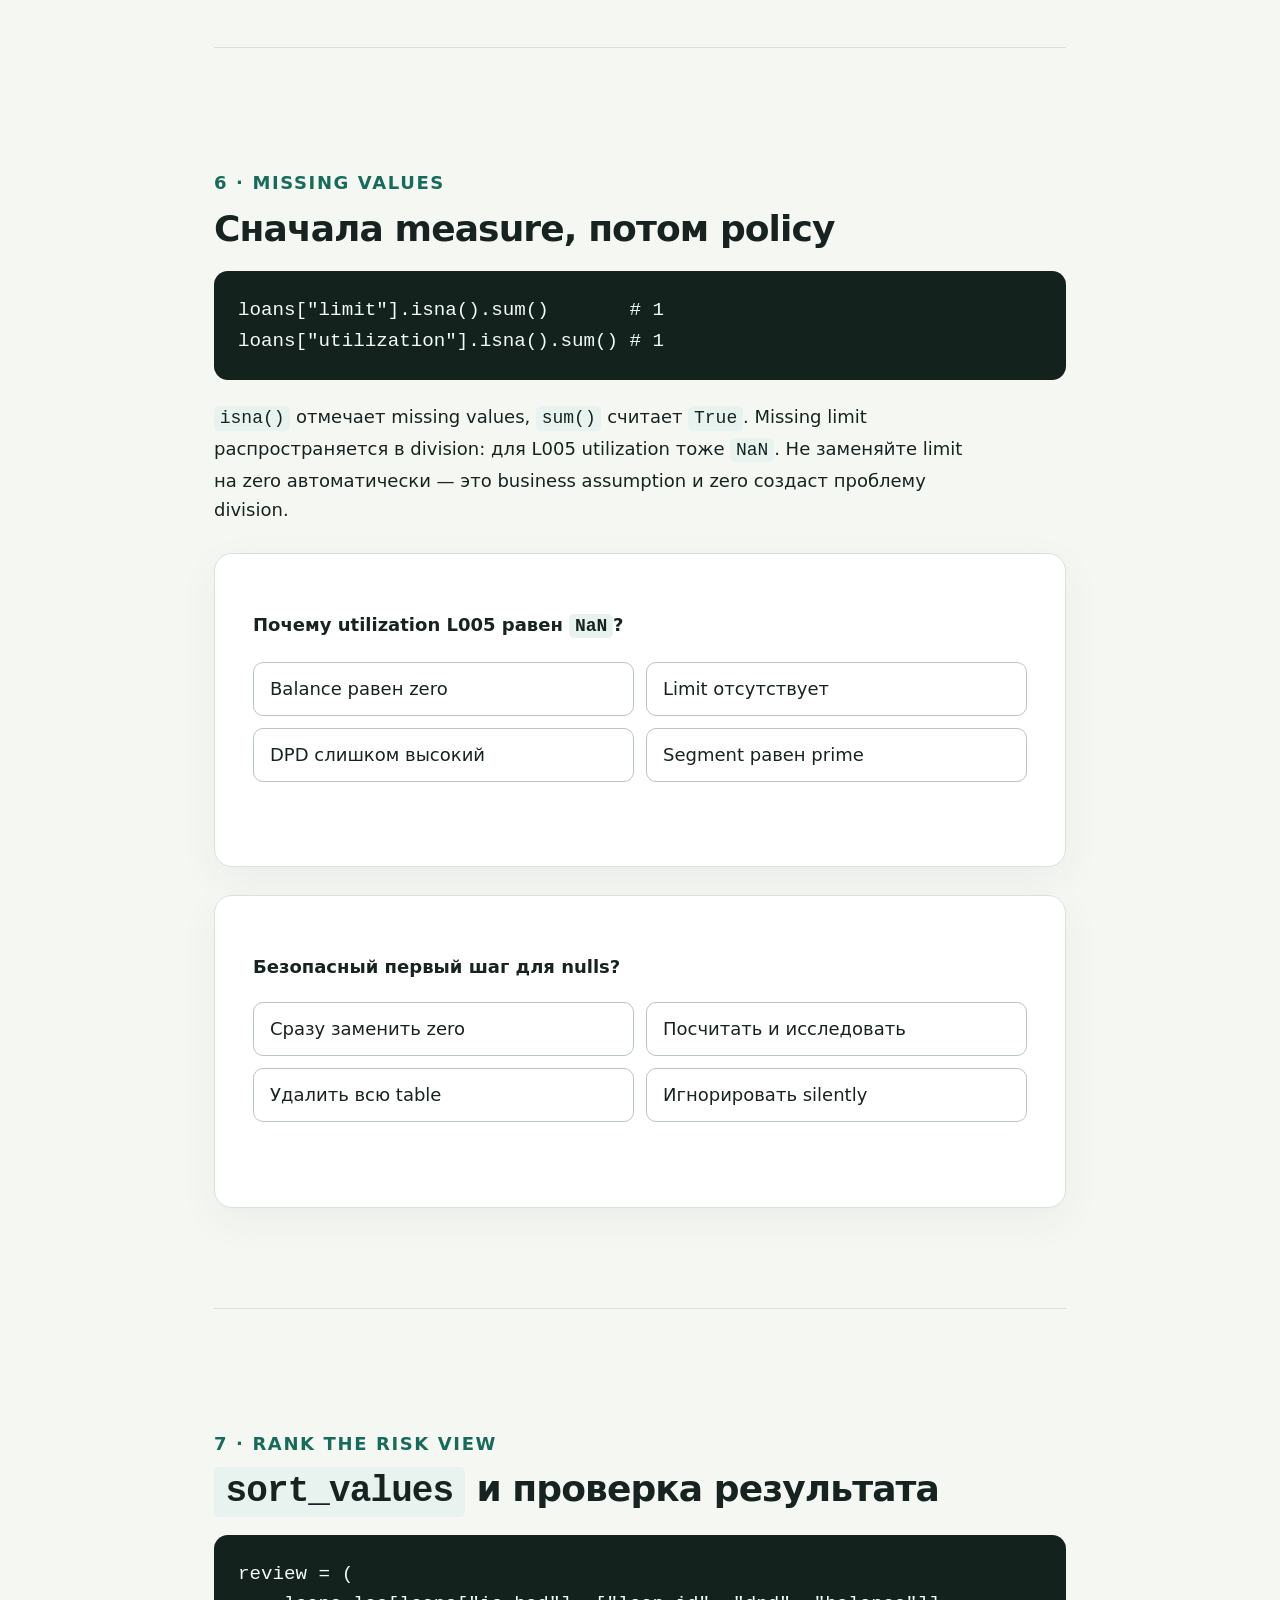
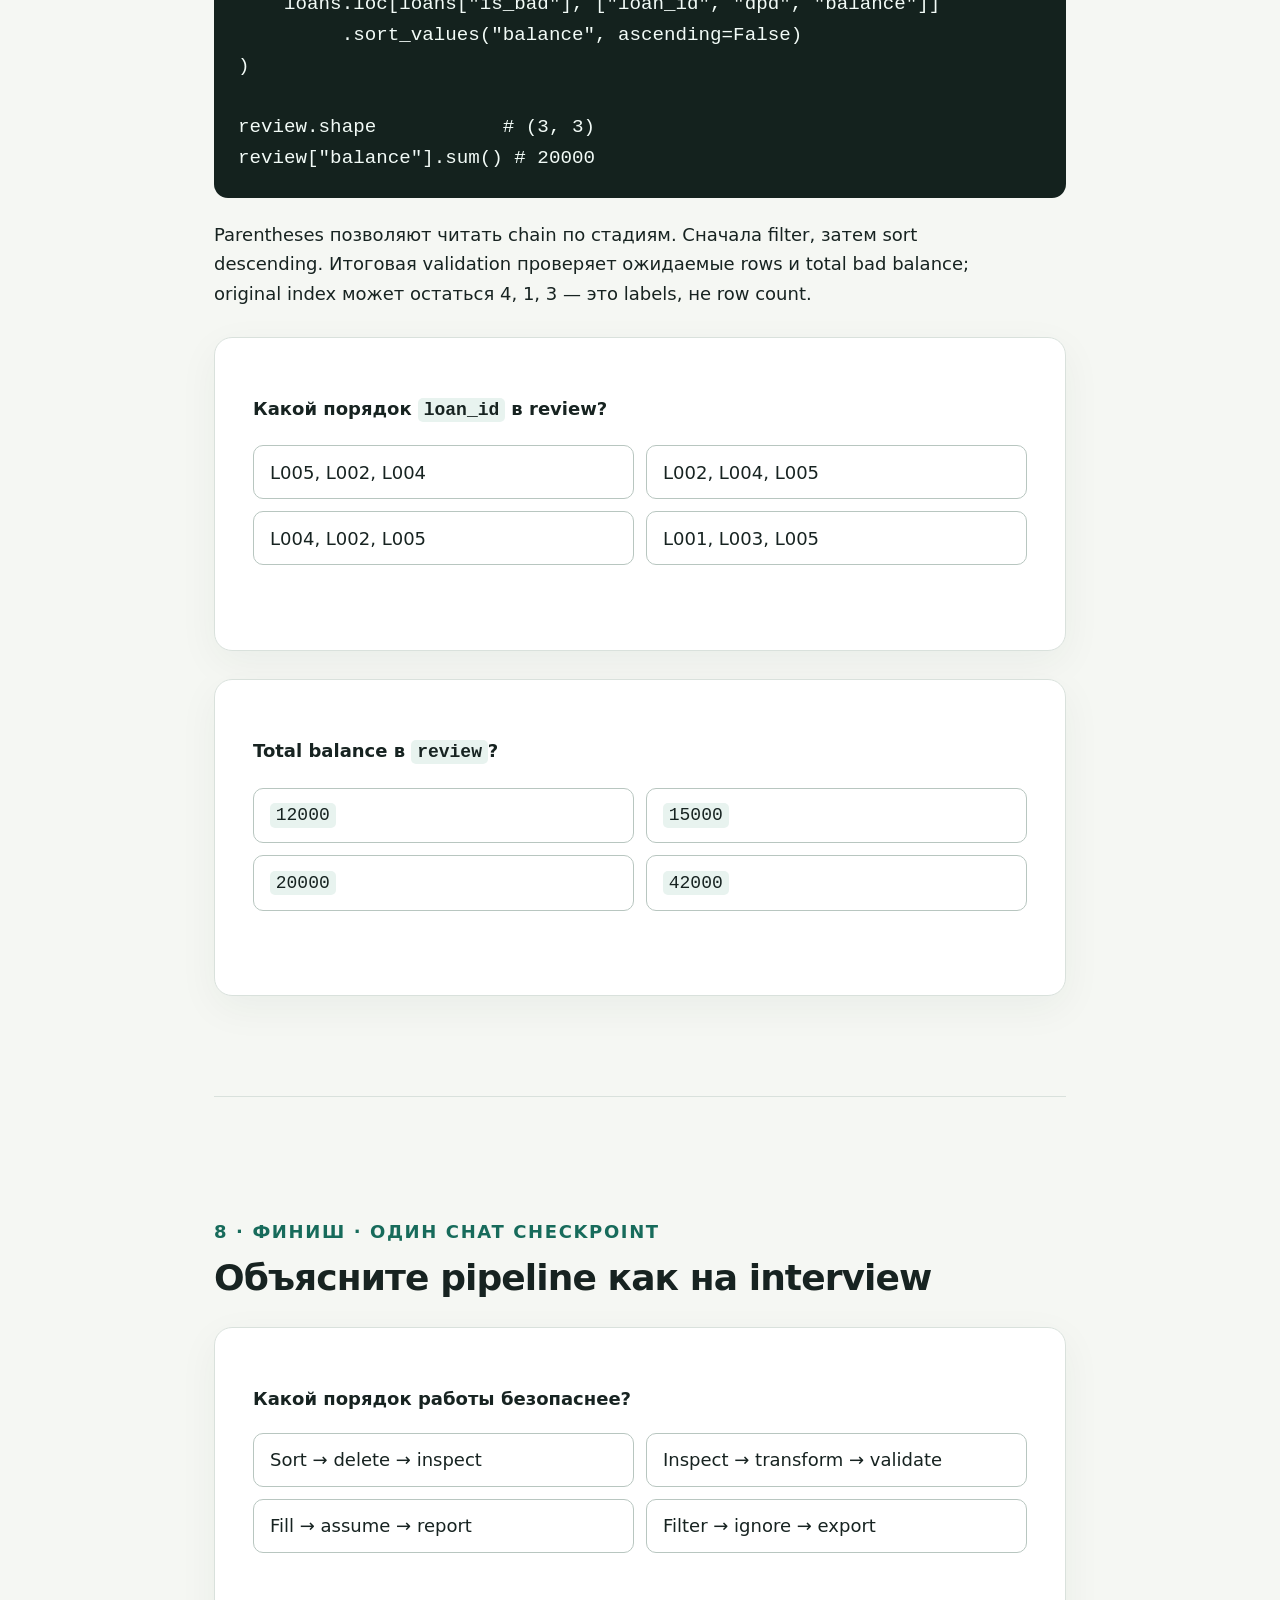
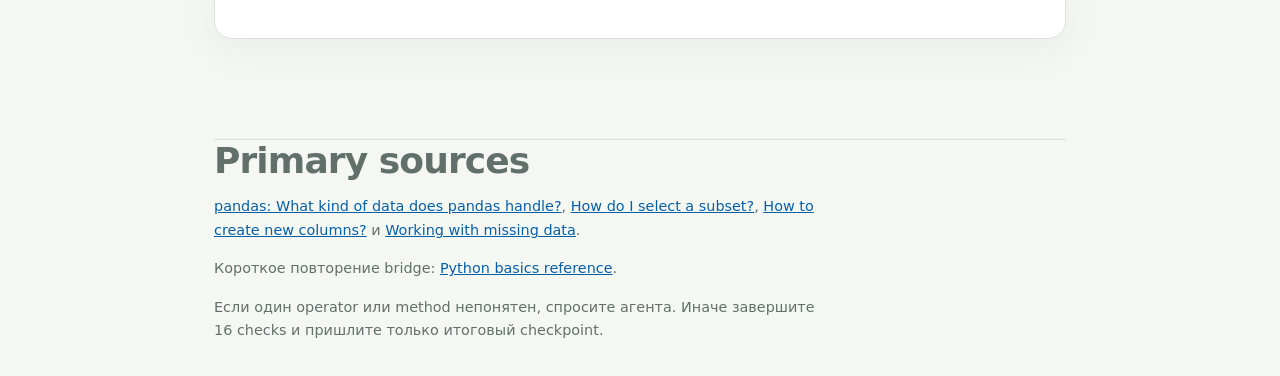
<file: lessons/0005-pandas-core-i.html>
<!doctype html>
<html lang="ru">
<head>
  <meta charset="utf-8"><meta name="viewport" content="width=device-width, initial-scale=1">
  <title>Lesson 0005 — Pandas Core I</title>
  <link rel="stylesheet" href="../assets/lesson.css">
</head>
<body data-lesson="lesson-0005">
<div class="progress-shell" role="progressbar" aria-label="Прогресс урока" aria-valuemin="0" aria-valuemax="100" aria-valuenow="0"><div class="progress-bar" data-progress></div></div>
<main>
<nav class="lesson-nav" aria-label="Навигация урока"><a href="0004-python-foundations-pandas-bridge.html">← Lesson 0004</a><span>FAST TRACK · 30–45 минут · 16 checks</span></nav>
<section class="screen compact-screen">
  <p class="eyebrow">Pandas Core I</p><h1>От loan tape к risk view</h1>
  <p class="lead">Один analyst workflow: быстро inspect таблицу, выбрать columns и rows, создать metric, проверить missing values и отсортировать результат.</p>
  <div class="card route-map"><strong>Карта:</strong> create → inspect → select → filter → derive → missing → sort → explain</div>
  <p class="status-pill" data-saved-status hidden>Этот урок уже пройден в этом browser</p>
</section>
<section class="screen compact-screen" id="setup">
  <p class="eyebrow">1 · Dataset и mental model</p><h2>Один <code>DataFrame</code>, один row grain</h2>
  <pre><code>import pandas as pd

loans = pd.DataFrame({
    "loan_id": ["L001", "L002", "L003", "L004", "L005"],
    "segment": ["prime", "near_prime", "prime", "near_prime", "prime"],
    "dpd": [0, 35, 10, 65, 40],
    "balance": [10000, 7000, 12000, 5000, 8000],
    "limit": [15000, 8000, 15000, 6000, None]
})</code></pre>
  <p><strong>Grain:</strong> одна row = один loan на reporting date. Без ясного grain нельзя безопасно считать portfolio metrics.</p>
  <div class="table-wrap"><table><thead><tr><th>loan_id</th><th>segment</th><th>dpd</th><th>balance</th><th>limit</th></tr></thead><tbody><tr><td>L001</td><td>prime</td><td>0</td><td>10000</td><td>15000</td></tr><tr><td>L002</td><td>near_prime</td><td>35</td><td>7000</td><td>8000</td></tr><tr><td>L003</td><td>prime</td><td>10</td><td>12000</td><td>15000</td></tr><tr><td>L004</td><td>near_prime</td><td>65</td><td>5000</td><td>6000</td></tr><tr><td>L005</td><td>prime</td><td>40</td><td>8000</td><td>NaN</td></tr></tbody></table></div>
  <div class="quiz" data-quiz data-correct="Верно: declared grain — один loan на reporting date." data-wrong="Grain описывает, что представляет одна row."><p><strong>Что представляет одна row?</strong></p><div class="choices"><button class="choice" data-answer="correct">Один loan</button><button class="choice" data-answer="wrong">Один segment</button><button class="choice" data-answer="wrong">Один payment</button><button class="choice" data-answer="wrong">Один portfolio</button></div><p class="feedback" data-feedback aria-live="polite"></p></div>
  <div class="quiz" data-quiz data-correct="Да: в таблице пять loan records." data-wrong="Посчитайте значения в loan_id или видимые rows."><p><strong>Какой <code>loans.shape</code>?</strong></p><div class="choices"><button class="choice" data-answer="wrong"><code>(4, 5)</code></button><button class="choice" data-answer="correct"><code>(5, 5)</code></button><button class="choice" data-answer="wrong"><code>(5, 4)</code></button><button class="choice" data-answer="wrong"><code>(25,)</code></button></div><p class="feedback" data-feedback aria-live="polite"></p></div>
</section>
<section class="screen" id="inspect">
  <p class="eyebrow">2 · Inspect before transform</p><h2>Размер, sample, schema</h2>
  <pre><code>loans.shape       # (5, 5)
loans.head(3)     # первые 3 rows
loans.dtypes      # type каждой column
loans.info()      # columns, non-null counts, dtypes</code></pre>
  <p><code>shape</code> — attribute, поэтому без parentheses. <code>head(...)</code> и <code>info()</code> — methods. На interview сначала назовите grain, затем проверьте row count, schema и nulls.</p>
  <div class="quiz" data-quiz data-correct="Точно: shape хранит пару (rows, columns)." data-wrong="Порядок shape: сначала rows, затем columns."><p><strong>Что означает второй <code>5</code> в <code>(5, 5)</code>?</strong></p><div class="choices"><button class="choice" data-answer="wrong">Пять nulls</button><button class="choice" data-answer="wrong">Пять types</button><button class="choice" data-answer="correct">Пять columns</button><button class="choice" data-answer="wrong">Пять segments</button></div><p class="feedback" data-feedback aria-live="polite"></p></div>
  <div class="quiz" data-quiz data-correct="Верно: info показывает non-null counts и помогает заметить missing limit." data-wrong="Нужен overview schema и non-null counts, а не только sample."><p><strong>Чем быстрее заметить missing <code>limit</code>?</strong></p><div class="choices"><button class="choice" data-answer="wrong"><code>loans.shape</code></button><button class="choice" data-answer="wrong"><code>loans.head()</code></button><button class="choice" data-answer="correct"><code>loans.info()</code></button><button class="choice" data-answer="wrong"><code>loans.sort()</code></button></div><p class="feedback" data-feedback aria-live="polite"></p></div>
</section>
<section class="screen" id="select">
  <p class="eyebrow">3 · Select columns</p><h2><code>Series</code> или <code>DataFrame</code></h2>
  <pre><code>loans["dpd"]                 # одна column → Series
loans[["loan_id", "dpd"]]  # list columns → DataFrame</code></pre>
  <p>Одна пара brackets выбирает column label. Внутренняя list во втором выражении говорит: «верни набор columns» — поэтому result остаётся двухмерной table.</p>
  <div class="quiz" data-quiz data-correct="Да: выбор одной column возвращает Series." data-wrong="Один label даёт одномерный Series."><p><strong>Type результата <code>loans["dpd"]</code>?</strong></p><div class="choices"><button class="choice" data-answer="wrong"><code>dict</code></button><button class="choice" data-answer="correct"><code>Series</code></button><button class="choice" data-answer="wrong"><code>DataFrame</code></button><button class="choice" data-answer="wrong"><code>list</code></button></div><p class="feedback" data-feedback aria-live="polite"></p></div>
  <div class="quiz" data-quiz data-correct="Верно: внутренняя list задаёт две columns и сохраняет DataFrame." data-wrong="Для нескольких columns передайте list labels внутри brackets."><p><strong>Как оставить <code>loan_id</code> и <code>balance</code>?</strong></p><div class="choices"><button class="choice" data-answer="wrong"><code>loans["loan_id", "balance"]</code></button><button class="choice" data-answer="correct"><code>loans[["loan_id", "balance"]]</code></button><button class="choice" data-answer="wrong"><code>loans("loan_id", "balance")</code></button><button class="choice" data-answer="wrong"><code>loans{"loan_id", "balance"}</code></button></div><p class="feedback" data-feedback aria-live="polite"></p></div>
</section>
<section class="screen" id="filter">
  <p class="eyebrow">4 · Boolean filtering</p><h2>Condition → mask → rows</h2>
  <pre><code>mask = loans["dpd"] >= 30
bad = loans.loc[mask, ["loan_id", "segment", "dpd", "balance"]]</code></pre>
  <div class="transformation"><div><strong>Condition</strong><p><code>dpd >= 30</code></p></div><b>→</b><div><strong>Boolean mask</strong><p>False, True, False, True, True</p></div><b>→</b><div><strong>Selected rows</strong><p>L002, L004, L005</p></div></div>
  <p><code>.loc[rows, columns]</code> выбирает по labels/boolean mask: до comma — rows, после comma — columns. Скобки не меняют <code>loans</code>; result присваивается новому имени.</p>
  <div class="quiz" data-quiz data-correct="Верно: threshold проходят L002, L004 и L005." data-wrong="Сравните каждый dpd с 30, включая boundary."><p><strong>Сколько <code>True</code> содержит mask?</strong></p><div class="choices"><button class="choice" data-answer="wrong">Один</button><button class="choice" data-answer="wrong">Два</button><button class="choice" data-answer="correct">Три</button><button class="choice" data-answer="wrong">Пять</button></div><p class="feedback" data-feedback aria-live="polite"></p></div>
  <div class="quiz" data-quiz data-correct="Да: and для Series записывается &, а conditions заключаются в parentheses." data-wrong="В pandas element-wise AND — &, с parentheses вокруг каждого condition."><p><strong>Как выбрать bad loans только <code>prime</code>?</strong></p><div class="choices"><button class="choice" data-answer="correct"><code>(loans["dpd"] >= 30) &amp; (loans["segment"] == "prime")</code></button><button class="choice" data-answer="wrong"><code>loans["dpd"] >= 30 and loans["segment"] == "prime"</code></button><button class="choice" data-answer="wrong"><code>(loans["dpd"] >= 30) | (loans["segment"] == "prime")</code></button><button class="choice" data-answer="wrong"><code>loans["dpd"] >= (30 &amp; loans["segment"])</code></button></div><p class="feedback" data-feedback aria-live="polite"></p></div>
  <div class="quiz" data-quiz data-correct="Точно: .loc получает row mask до comma и column labels после." data-wrong="Читайте .loc как [rows, columns]."><p><strong>Что находится после comma в <code>.loc</code>?</strong></p><div class="choices"><button class="choice" data-answer="wrong">Row numbers</button><button class="choice" data-answer="correct">Column labels</button><button class="choice" data-answer="wrong">Boolean values</button><button class="choice" data-answer="wrong">Method names</button></div><p class="feedback" data-feedback aria-live="polite"></p></div>
</section>
<section class="screen" id="derive">
  <p class="eyebrow">5 · Derived columns</p><h2>Vectorized calculation</h2>
  <pre><code>loans["is_bad"] = loans["dpd"] >= 30
loans["utilization"] = loans["balance"] / loans["limit"]</code></pre>
  <p>Pandas применяет operation к aligned values всей <code>Series</code> — explicit <code>for</code> не нужен. <code>is_bad</code> хранит reusable flag, а <code>utilization</code> связывает exposure с limit. Это arithmetic metric, не causal conclusion.</p>
  <div class="quiz" data-quiz data-correct="Верно: 7000 / 8000 = 0.875." data-wrong="Для L002 разделите balance 7000 на limit 8000."><p><strong><code>utilization</code> L002?</strong></p><div class="choices"><button class="choice" data-answer="wrong"><code>0.125</code></button><button class="choice" data-answer="wrong"><code>0.800</code></button><button class="choice" data-answer="correct"><code>0.875</code></button><button class="choice" data-answer="wrong"><code>1.143</code></button></div><p class="feedback" data-feedback aria-live="polite"></p></div>
  <div class="quiz" data-quiz data-correct="Да: comparison создаёт boolean Series и assignment сохраняет её column." data-wrong="Правая часть даёт True/False для каждой row."><p><strong>Какие values хранит <code>is_bad</code>?</strong></p><div class="choices"><button class="choice" data-answer="wrong">Loan IDs</button><button class="choice" data-answer="wrong">DPD numbers</button><button class="choice" data-answer="correct">Boolean flags</button><button class="choice" data-answer="wrong">Segment names</button></div><p class="feedback" data-feedback aria-live="polite"></p></div>
</section>
<section class="screen" id="missing">
  <p class="eyebrow">6 · Missing values</p><h2>Сначала measure, потом policy</h2>
  <pre><code>loans["limit"].isna().sum()       # 1
loans["utilization"].isna().sum() # 1</code></pre>
  <p><code>isna()</code> отмечает missing values, <code>sum()</code> считает <code>True</code>. Missing limit распространяется в division: для L005 utilization тоже <code>NaN</code>. Не заменяйте limit на zero автоматически — это business assumption и zero создаст проблему division.</p>
  <div class="quiz" data-quiz data-correct="Верно: missing input даёт missing derived result." data-wrong="У L005 неизвестен denominator limit."><p><strong>Почему utilization L005 равен <code>NaN</code>?</strong></p><div class="choices"><button class="choice" data-answer="wrong">Balance равен zero</button><button class="choice" data-answer="correct">Limit отсутствует</button><button class="choice" data-answer="wrong">DPD слишком высокий</button><button class="choice" data-answer="wrong">Segment равен prime</button></div><p class="feedback" data-feedback aria-live="polite"></p></div>
  <div class="quiz" data-quiz data-correct="Точно: сначала quantification, затем документированное business rule." data-wrong="Imputation без понимания причины создаёт скрытое assumption."><p><strong>Безопасный первый шаг для nulls?</strong></p><div class="choices"><button class="choice" data-answer="wrong">Сразу заменить zero</button><button class="choice" data-answer="correct">Посчитать и исследовать</button><button class="choice" data-answer="wrong">Удалить всю table</button><button class="choice" data-answer="wrong">Игнорировать silently</button></div><p class="feedback" data-feedback aria-live="polite"></p></div>
</section>
<section class="screen" id="sort">
  <p class="eyebrow">7 · Rank the risk view</p><h2><code>sort_values</code> и проверка результата</h2>
  <pre><code>review = (
    loans.loc[loans["is_bad"], ["loan_id", "dpd", "balance"]]
         .sort_values("balance", ascending=False)
)

review.shape           # (3, 3)
review["balance"].sum() # 20000</code></pre>
  <p>Parentheses позволяют читать chain по стадиям. Сначала filter, затем sort descending. Итоговая validation проверяет ожидаемые rows и total bad balance; original index может остаться 4, 1, 3 — это labels, не row count.</p>
  <div class="quiz" data-quiz data-correct="Верно: descending balance даёт L005, L002, L004." data-wrong="Сравните balances bad loans: 8000, 7000, 5000."><p><strong>Какой порядок <code>loan_id</code> в review?</strong></p><div class="choices"><button class="choice" data-answer="correct">L005, L002, L004</button><button class="choice" data-answer="wrong">L002, L004, L005</button><button class="choice" data-answer="wrong">L004, L002, L005</button><button class="choice" data-answer="wrong">L001, L003, L005</button></div><p class="feedback" data-feedback aria-live="polite"></p></div>
  <div class="quiz" data-quiz data-correct="Да: 8000 + 7000 + 5000 = 20000." data-wrong="Сложите balance трёх rows, прошедших dpd threshold."><p><strong>Total balance в <code>review</code>?</strong></p><div class="choices"><button class="choice" data-answer="wrong"><code>12000</code></button><button class="choice" data-answer="wrong"><code>15000</code></button><button class="choice" data-answer="correct"><code>20000</code></button><button class="choice" data-answer="wrong"><code>42000</code></button></div><p class="feedback" data-feedback aria-live="polite"></p></div>
</section>
<section class="screen compact-screen" id="checkpoint">
  <p class="eyebrow">8 · Финиш · Один chat checkpoint</p><h2>Объясните pipeline как на interview</h2>
  <div class="quiz" data-quiz data-correct="Верно: проверяем grain/schema/nulls, transform и затем result." data-wrong="Надёжный workflow начинается inspect и заканчивается validation."><p><strong>Какой порядок работы безопаснее?</strong></p><div class="choices"><button class="choice" data-answer="wrong">Sort → delete → inspect</button><button class="choice" data-answer="correct">Inspect → transform → validate</button><button class="choice" data-answer="wrong">Fill → assume → report</button><button class="choice" data-answer="wrong">Filter → ignore → export</button></div><p class="feedback" data-feedback aria-live="polite"></p></div>
  <div class="card lesson-complete" data-completion hidden>
    <h2>Pandas Core I пройден</h2><p>Отправьте в чат <strong>один итоговый ответ</strong>, не ответы на все checks:</p>
    <div class="given" aria-label="Дано для итоговой задачи">
      <h3>Дано — всё нужное для ответа</h3>
      <p>Одна row = один loan. Здесь повторены все values, нужные для filter и расчёта:</p>
      <div class="table-wrap"><table><thead><tr><th>loan_id</th><th>segment</th><th>dpd</th><th>balance</th><th>limit</th></tr></thead><tbody><tr><td>L001</td><td>prime</td><td>0</td><td>10000</td><td>15000</td></tr><tr><td>L002</td><td>near_prime</td><td>35</td><td>7000</td><td>8000</td></tr><tr><td>L003</td><td>prime</td><td>10</td><td>12000</td><td>15000</td></tr><tr><td>L004</td><td>near_prime</td><td>65</td><td>5000</td><td>6000</td></tr><tr><td>L005</td><td>prime</td><td>40</td><td>8000</td><td>NaN</td></tr></tbody></table></div>
      <p><strong>Formula:</strong> <code>utilization = balance / limit</code>. Missing denominator означает, что ratio нельзя вычислить.</p>
    </div>
    <pre><code>bad_prime = loans.loc[
    (loans["dpd"] >= 30) &amp; (loans["segment"] == "prime"),
    ["loan_id", "balance", "limit"]
].copy()

bad_prime["utilization"] = bad_prime["balance"] / bad_prime["limit"]</code></pre>
    <p>Объясните своими словами: <strong>какие rows попадут в <code>bad_prime</code>, чему равен <code>utilization</code> и какой data-quality risk нужно назвать?</strong></p>
    <p>После checkpoint перейдём к <strong>Pandas Core II</strong>: <code>groupby</code>, <code>merge</code>, duplicates и validation.</p>
  </div>
</section>
<section class="sources"><h2>Primary sources</h2><p><a href="https://pandas.pydata.org/docs/getting_started/intro_tutorials/01_table_oriented.html">pandas: What kind of data does pandas handle?</a>, <a href="https://pandas.pydata.org/docs/getting_started/intro_tutorials/03_subset_data.html">How do I select a subset?</a>, <a href="https://pandas.pydata.org/docs/getting_started/intro_tutorials/05_add_columns.html">How to create new columns?</a> и <a href="https://pandas.pydata.org/docs/user_guide/missing_data.html">Working with missing data</a>.</p><p>Короткое повторение bridge: <a href="../reference/python-basics.html">Python basics reference</a>.</p></section>
<footer><p>Если один operator или method непонятен, спросите агента. Иначе завершите 16 checks и пришлите только итоговый checkpoint.</p></footer>
</main><script src="../assets/lesson.js"></script>
</body></html>
</file>
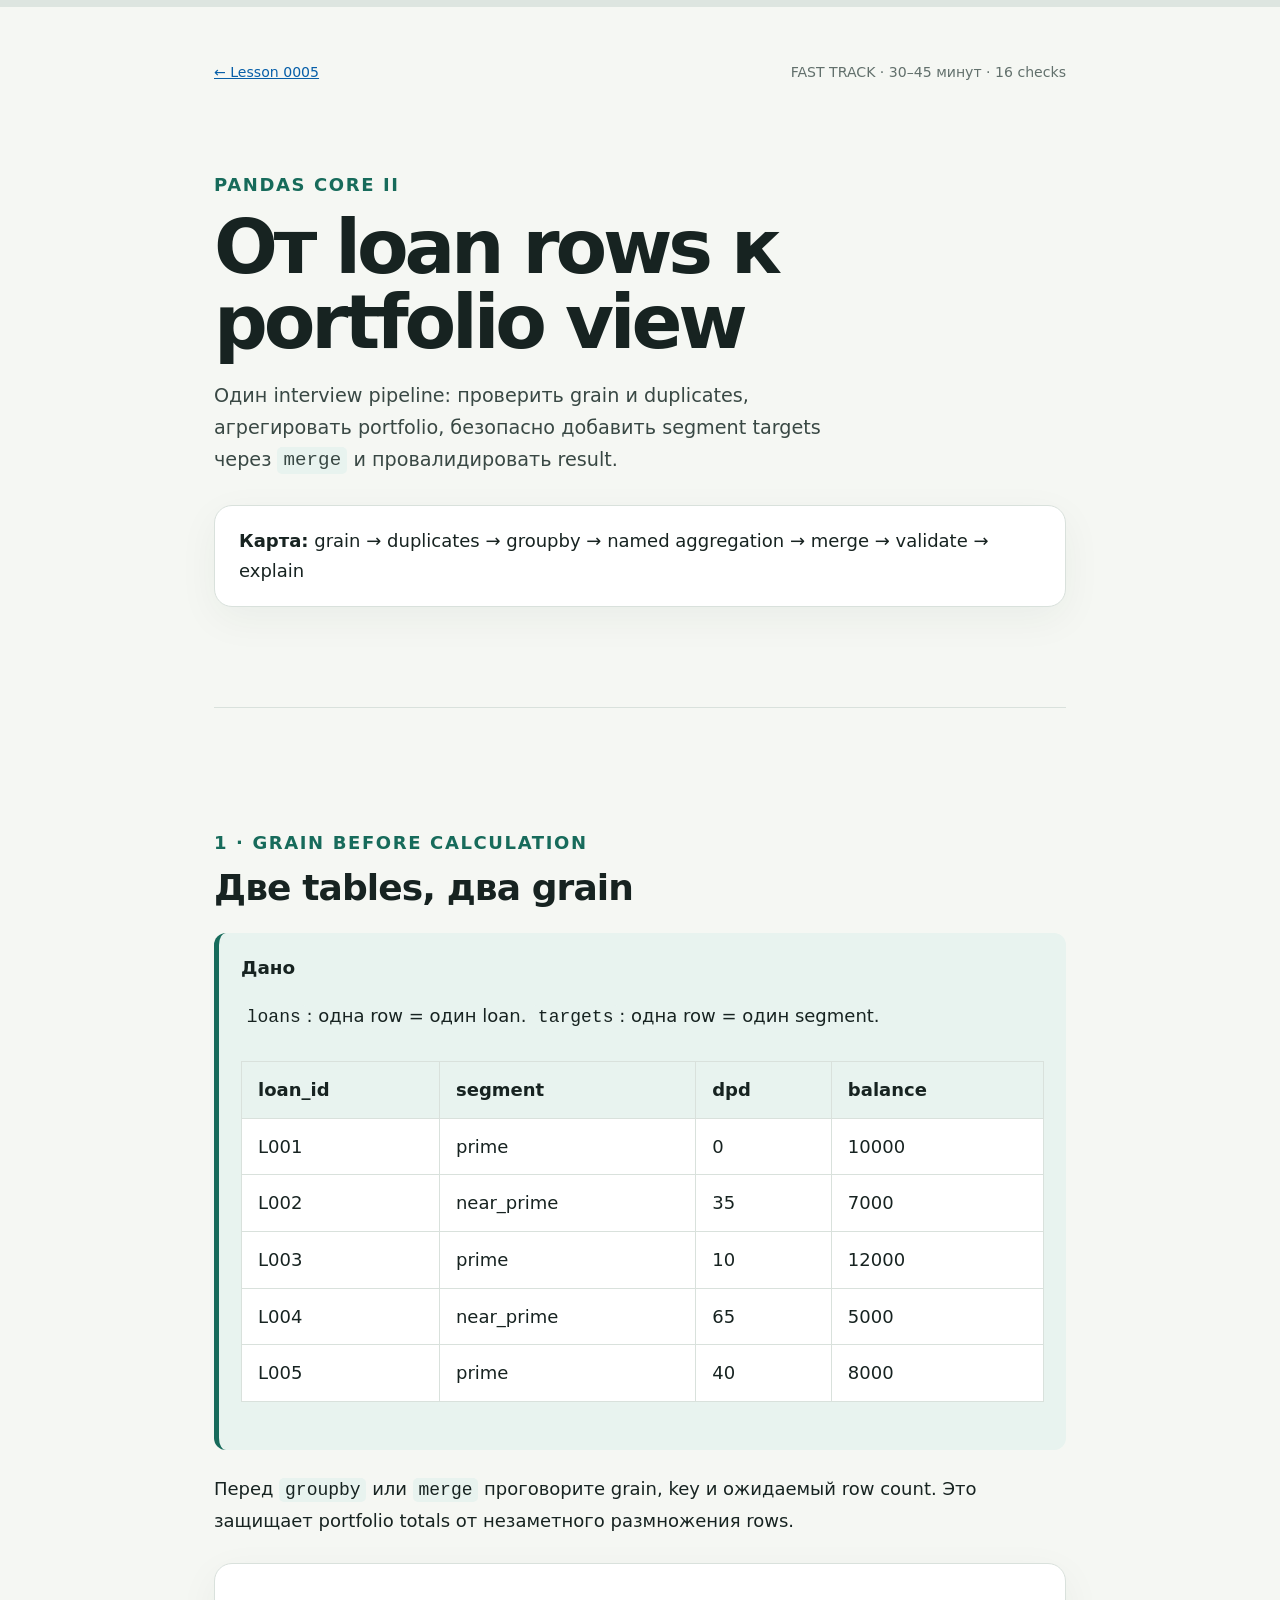
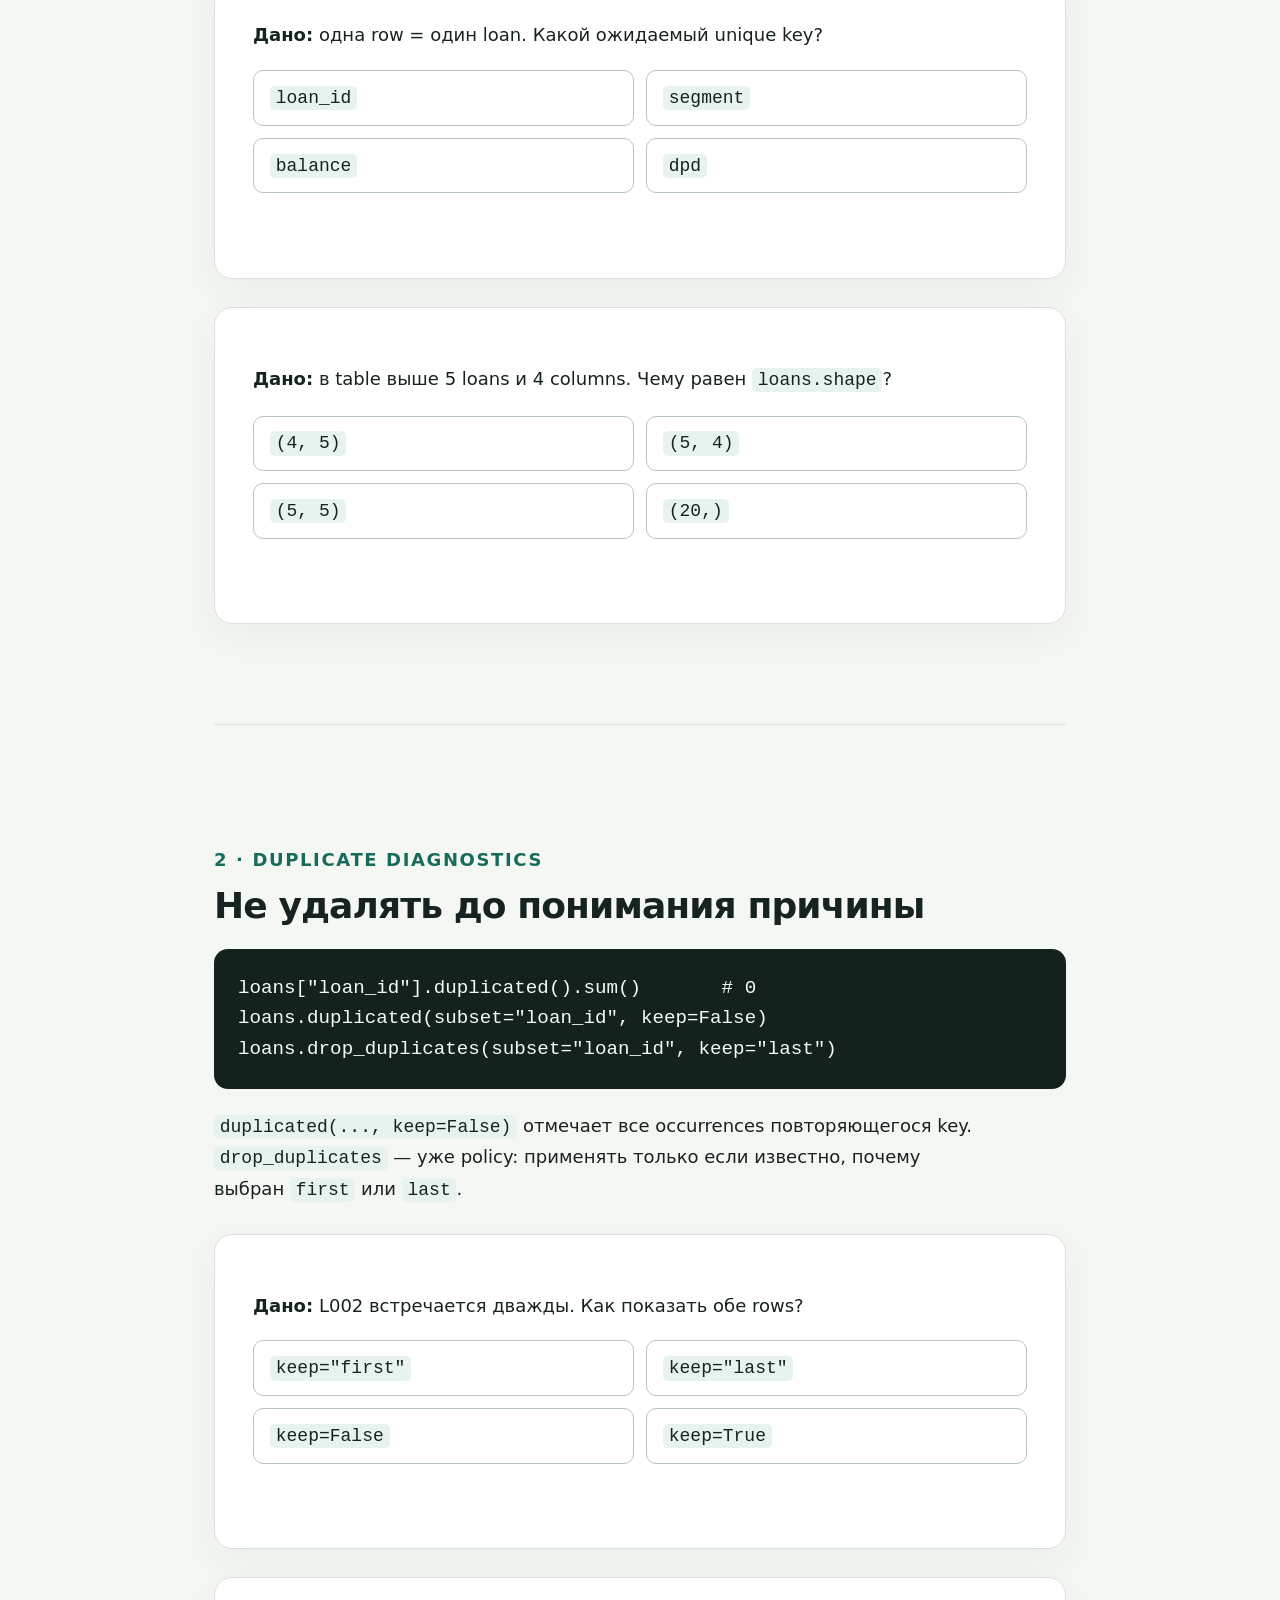
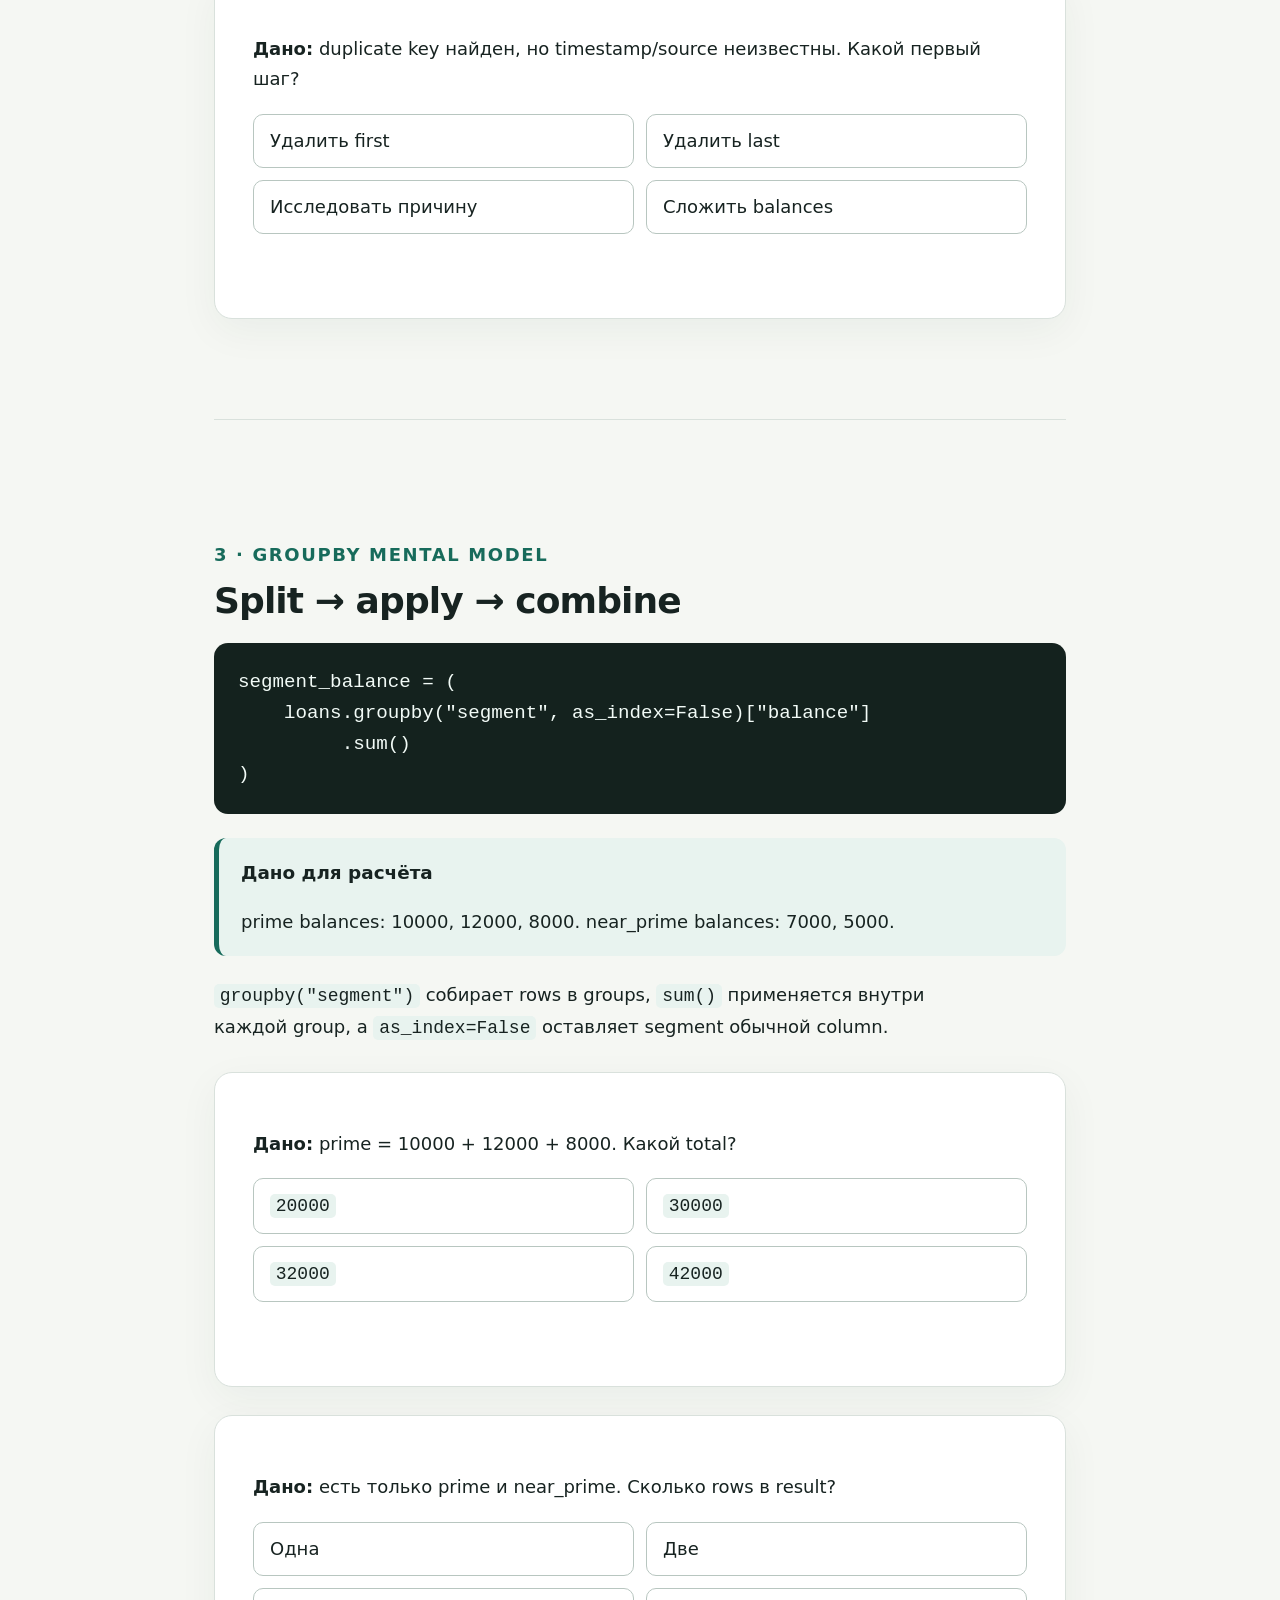
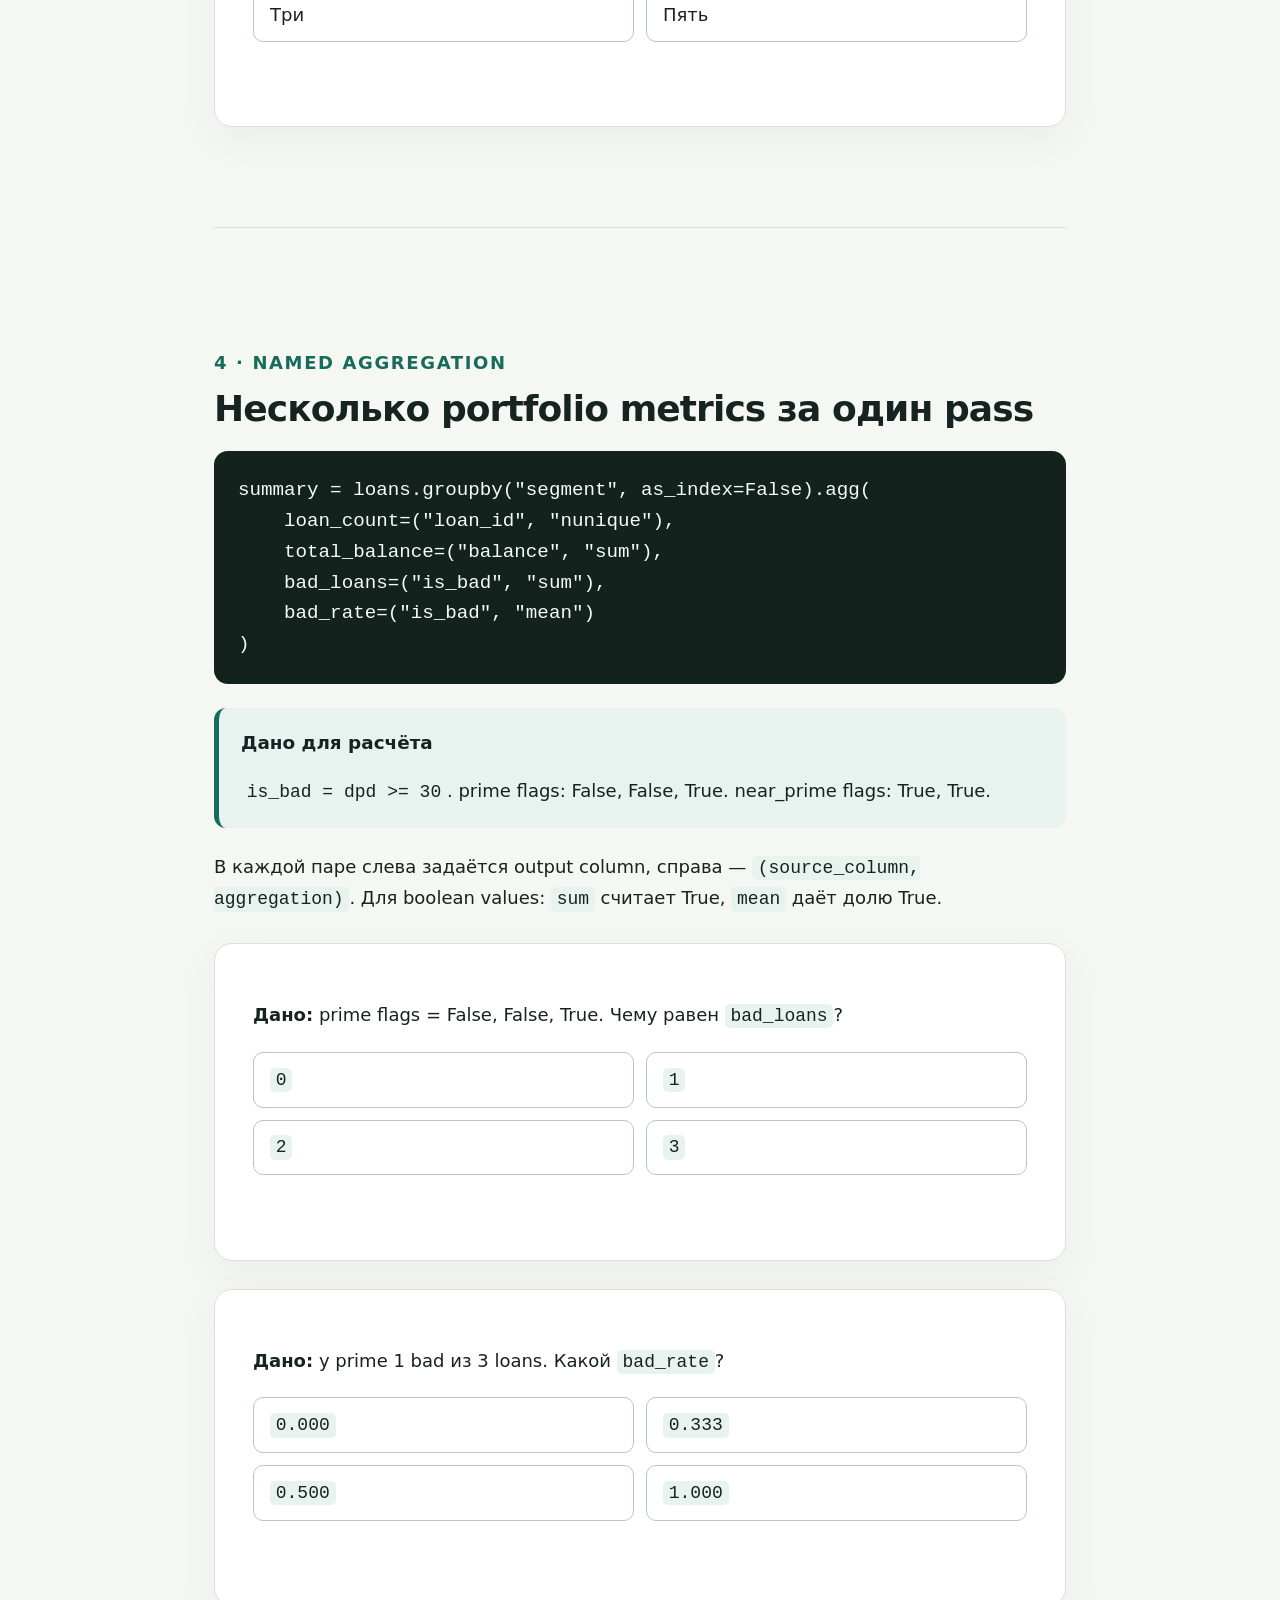
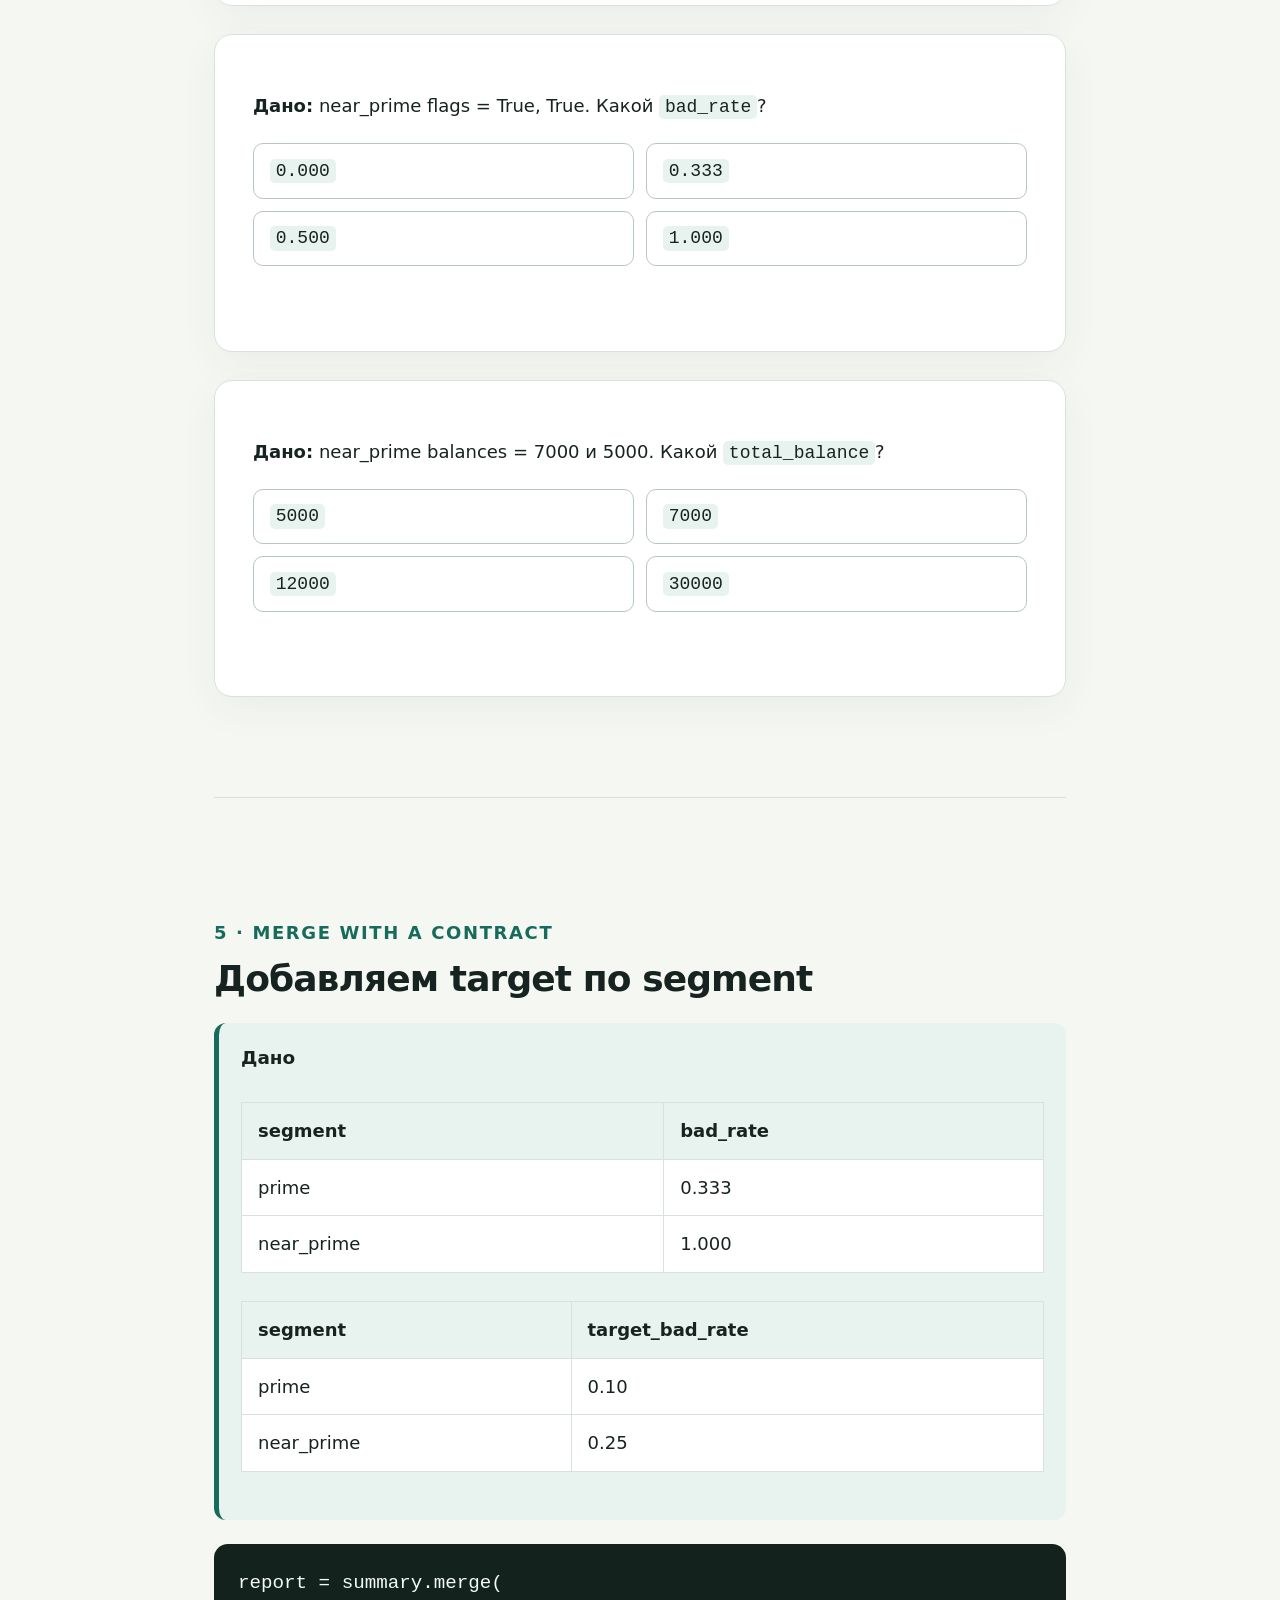
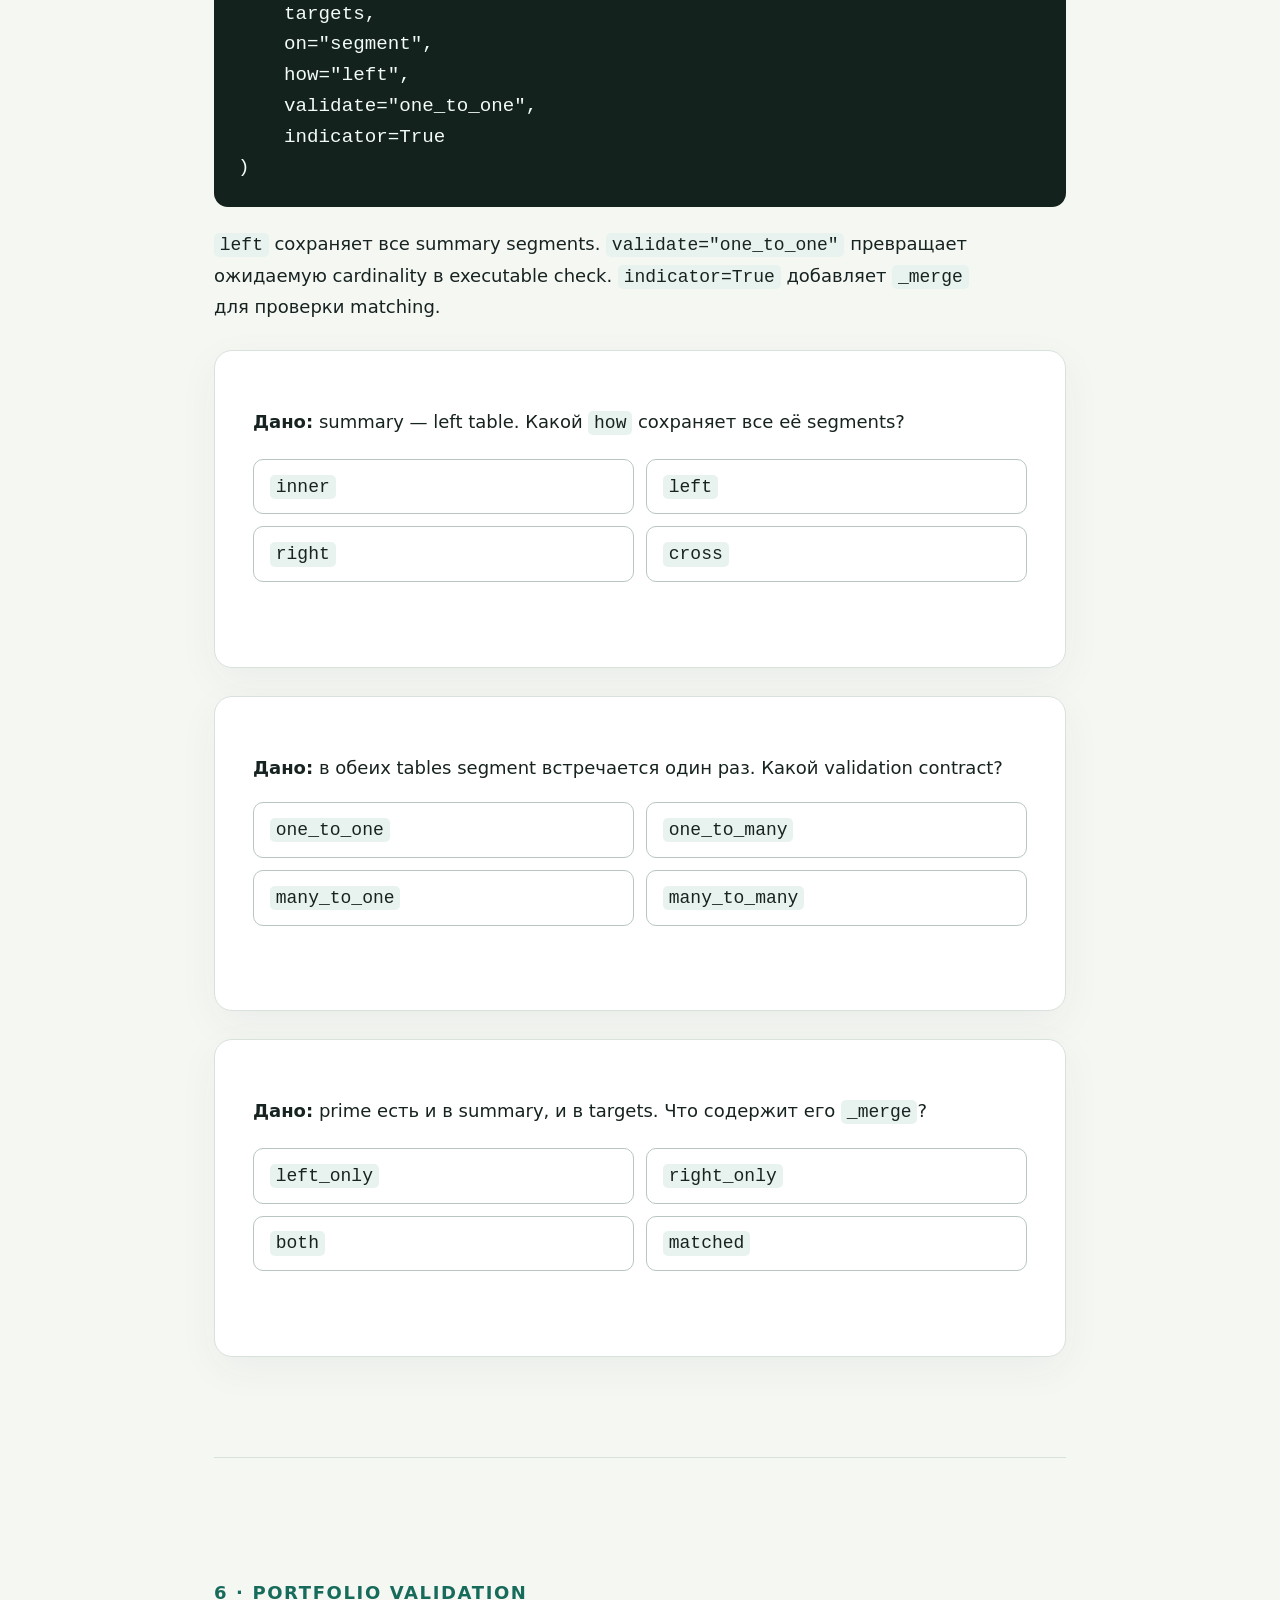
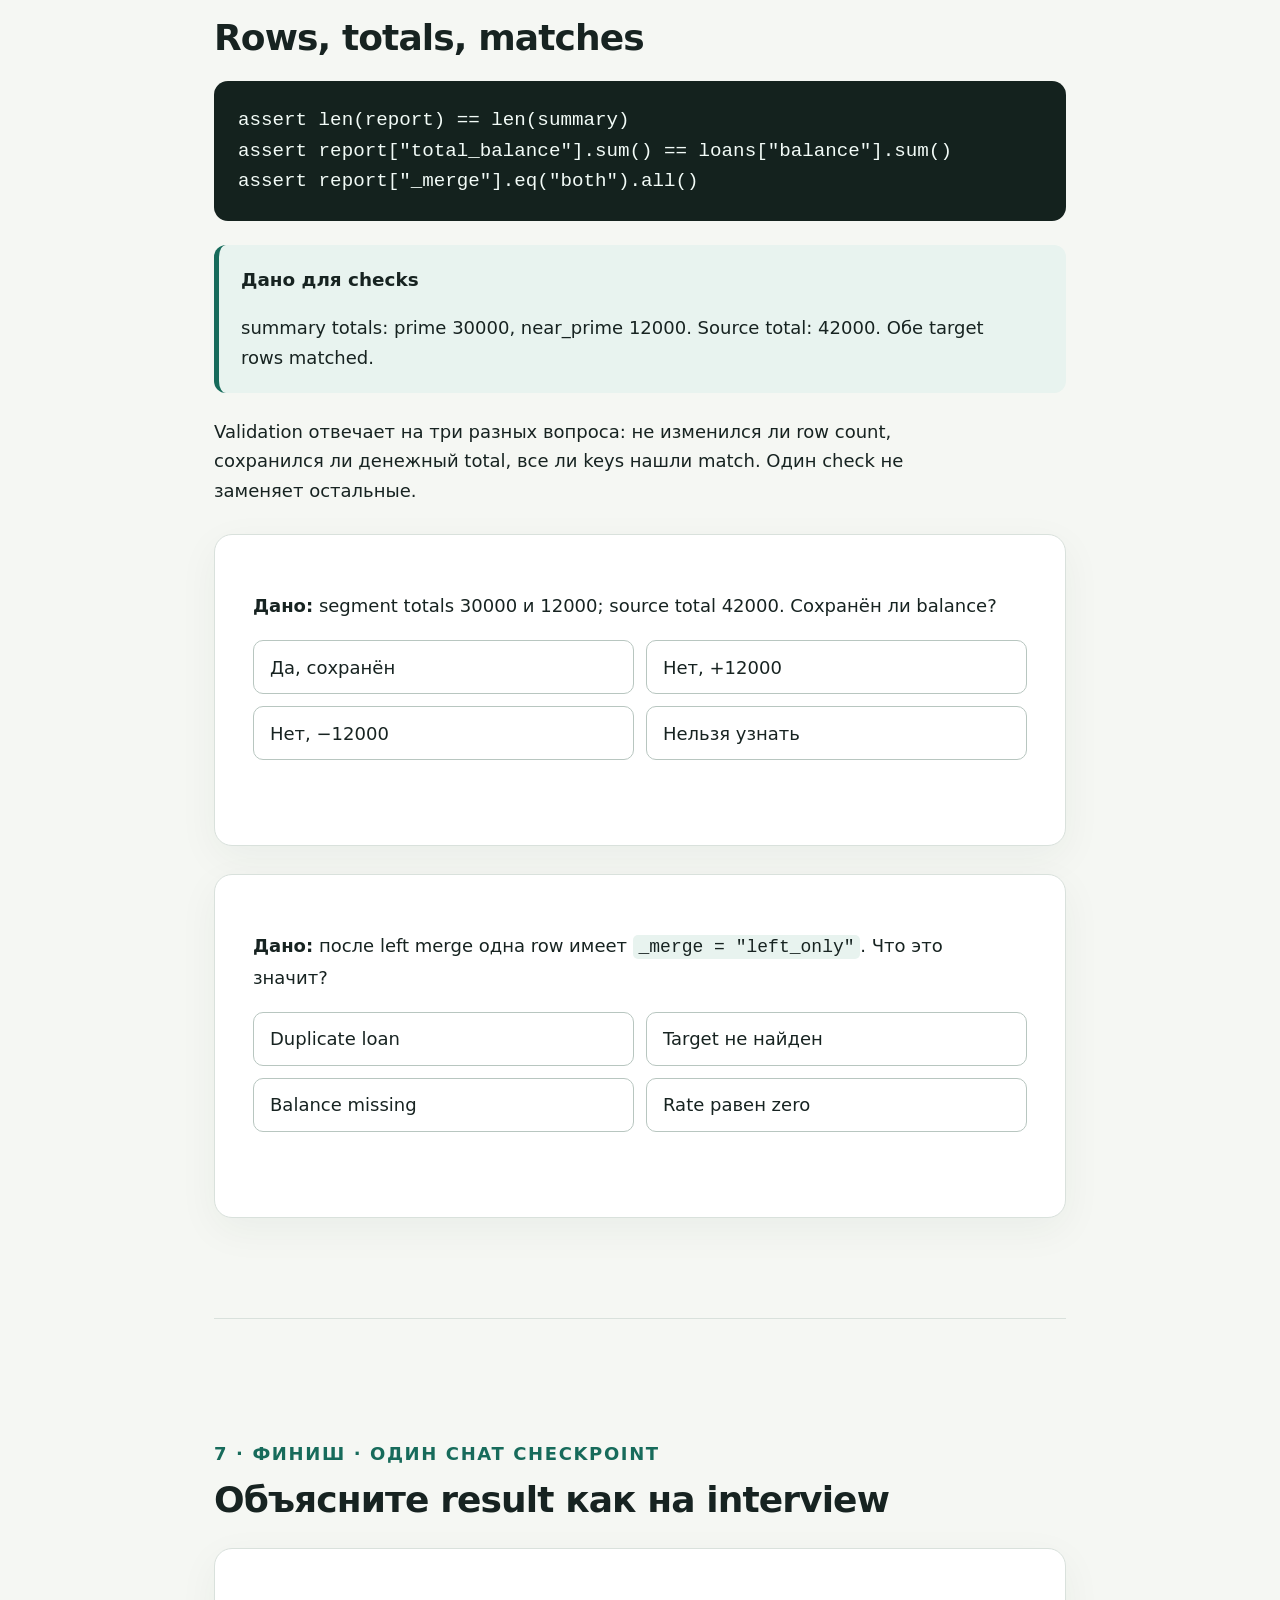
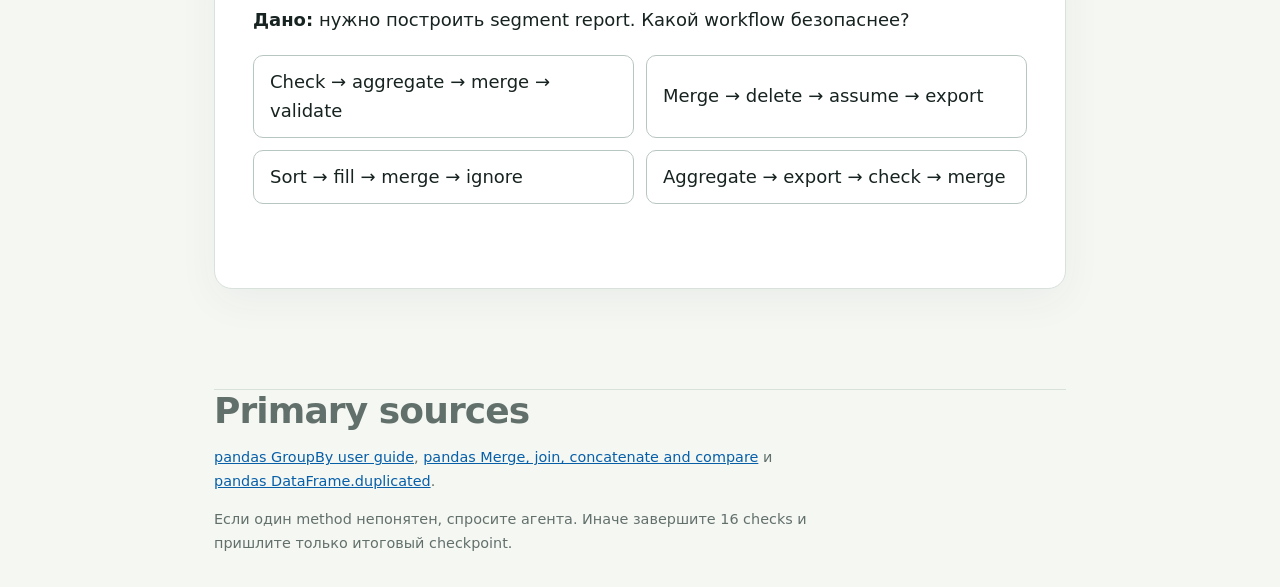
<file: lessons/0006-pandas-core-ii.html>
<!doctype html>
<html lang="ru">
<head>
  <meta charset="utf-8"><meta name="viewport" content="width=device-width, initial-scale=1">
  <title>Lesson 0006 — Pandas Core II</title>
  <link rel="stylesheet" href="../assets/lesson.css">
</head>
<body data-lesson="lesson-0006">
<div class="progress-shell" role="progressbar" aria-label="Прогресс урока" aria-valuemin="0" aria-valuemax="100" aria-valuenow="0"><div class="progress-bar" data-progress></div></div>
<main>
<nav class="lesson-nav" aria-label="Навигация урока"><a href="0005-pandas-core-i.html">← Lesson 0005</a><span>FAST TRACK · 30–45 минут · 16 checks</span></nav>
<section class="screen compact-screen">
  <p class="eyebrow">Pandas Core II</p><h1>От loan rows к portfolio view</h1>
  <p class="lead">Один interview pipeline: проверить grain и duplicates, агрегировать portfolio, безопасно добавить segment targets через <code>merge</code> и провалидировать result.</p>
  <div class="card route-map"><strong>Карта:</strong> grain → duplicates → groupby → named aggregation → merge → validate → explain</div>
  <p class="status-pill" data-saved-status hidden>Этот урок уже пройден в этом browser</p>
</section>

<section class="screen" id="grain">
  <p class="eyebrow">1 · Grain before calculation</p><h2>Две tables, два grain</h2>
  <div class="given"><h3>Дано</h3><p><code>loans</code>: одна row = один loan. <code>targets</code>: одна row = один segment.</p>
  <div class="table-wrap"><table><thead><tr><th>loan_id</th><th>segment</th><th>dpd</th><th>balance</th></tr></thead><tbody><tr><td>L001</td><td>prime</td><td>0</td><td>10000</td></tr><tr><td>L002</td><td>near_prime</td><td>35</td><td>7000</td></tr><tr><td>L003</td><td>prime</td><td>10</td><td>12000</td></tr><tr><td>L004</td><td>near_prime</td><td>65</td><td>5000</td></tr><tr><td>L005</td><td>prime</td><td>40</td><td>8000</td></tr></tbody></table></div></div>
  <p>Перед <code>groupby</code> или <code>merge</code> проговорите grain, key и ожидаемый row count. Это защищает portfolio totals от незаметного размножения rows.</p>
  <div class="quiz" data-quiz data-correct="Верно: loan_id должен идентифицировать одну loan row." data-wrong="Grain loans — одна row на loan."><p><strong>Дано:</strong> одна row = один loan. Какой ожидаемый unique key?</p><div class="choices"><button class="choice" data-answer="correct"><code>loan_id</code></button><button class="choice" data-answer="wrong"><code>segment</code></button><button class="choice" data-answer="wrong"><code>balance</code></button><button class="choice" data-answer="wrong"><code>dpd</code></button></div><p class="feedback" data-feedback aria-live="polite"></p></div>
  <div class="quiz" data-quiz data-correct="Да: пять loan rows и четыре columns." data-wrong="shape записывается как (rows, columns)."><p><strong>Дано:</strong> в table выше 5 loans и 4 columns. Чему равен <code>loans.shape</code>?</p><div class="choices"><button class="choice" data-answer="wrong"><code>(4, 5)</code></button><button class="choice" data-answer="correct"><code>(5, 4)</code></button><button class="choice" data-answer="wrong"><code>(5, 5)</code></button><button class="choice" data-answer="wrong"><code>(20,)</code></button></div><p class="feedback" data-feedback aria-live="polite"></p></div>
</section>

<section class="screen" id="duplicates">
  <p class="eyebrow">2 · Duplicate diagnostics</p><h2>Не удалять до понимания причины</h2>
  <pre><code>loans["loan_id"].duplicated().sum()       # 0
loans.duplicated(subset="loan_id", keep=False)
loans.drop_duplicates(subset="loan_id", keep="last")</code></pre>
  <p><code>duplicated(..., keep=False)</code> отмечает все occurrences повторяющегося key. <code>drop_duplicates</code> — уже policy: применять только если известно, почему выбран <code>first</code> или <code>last</code>.</p>
  <div class="quiz" data-quiz data-correct="Верно: keep=False показывает все rows конфликтующего key." data-wrong="Нужно увидеть обе стороны duplicate, а не скрыть одну."><p><strong>Дано:</strong> L002 встречается дважды. Как показать обе rows?</p><div class="choices"><button class="choice" data-answer="wrong"><code>keep="first"</code></button><button class="choice" data-answer="wrong"><code>keep="last"</code></button><button class="choice" data-answer="correct"><code>keep=False</code></button><button class="choice" data-answer="wrong"><code>keep=True</code></button></div><p class="feedback" data-feedback aria-live="polite"></p></div>
  <div class="quiz" data-quiz data-correct="Точно: сначала диагностируем причину и business meaning." data-wrong="Удаление — policy, а не универсальная очистка."><p><strong>Дано:</strong> duplicate key найден, но timestamp/source неизвестны. Какой первый шаг?</p><div class="choices"><button class="choice" data-answer="wrong">Удалить first</button><button class="choice" data-answer="wrong">Удалить last</button><button class="choice" data-answer="correct">Исследовать причину</button><button class="choice" data-answer="wrong">Сложить balances</button></div><p class="feedback" data-feedback aria-live="polite"></p></div>
</section>

<section class="screen" id="groupby">
  <p class="eyebrow">3 · Groupby mental model</p><h2>Split → apply → combine</h2>
  <pre><code>segment_balance = (
    loans.groupby("segment", as_index=False)["balance"]
         .sum()
)</code></pre>
  <div class="given"><h3>Дано для расчёта</h3><p>prime balances: 10000, 12000, 8000. near_prime balances: 7000, 5000.</p></div>
  <p><code>groupby("segment")</code> собирает rows в groups, <code>sum()</code> применяется внутри каждой group, а <code>as_index=False</code> оставляет segment обычной column.</p>
  <div class="quiz" data-quiz data-correct="Да: 10000 + 12000 + 8000 = 30000." data-wrong="Сложите три prime balances из блока «Дано»."><p><strong>Дано:</strong> prime = 10000 + 12000 + 8000. Какой total?</p><div class="choices"><button class="choice" data-answer="wrong"><code>20000</code></button><button class="choice" data-answer="correct"><code>30000</code></button><button class="choice" data-answer="wrong"><code>32000</code></button><button class="choice" data-answer="wrong"><code>42000</code></button></div><p class="feedback" data-feedback aria-live="polite"></p></div>
  <div class="quiz" data-quiz data-correct="Верно: result содержит по одной row на каждый из двух segments." data-wrong="После grouping row grain становится один segment."><p><strong>Дано:</strong> есть только prime и near_prime. Сколько rows в result?</p><div class="choices"><button class="choice" data-answer="wrong">Одна</button><button class="choice" data-answer="correct">Две</button><button class="choice" data-answer="wrong">Три</button><button class="choice" data-answer="wrong">Пять</button></div><p class="feedback" data-feedback aria-live="polite"></p></div>
</section>

<section class="screen" id="named-agg">
  <p class="eyebrow">4 · Named aggregation</p><h2>Несколько portfolio metrics за один pass</h2>
  <pre><code>summary = loans.groupby("segment", as_index=False).agg(
    loan_count=("loan_id", "nunique"),
    total_balance=("balance", "sum"),
    bad_loans=("is_bad", "sum"),
    bad_rate=("is_bad", "mean")
)</code></pre>
  <div class="given"><h3>Дано для расчёта</h3><p><code>is_bad = dpd >= 30</code>. prime flags: False, False, True. near_prime flags: True, True.</p></div>
  <p>В каждой паре слева задаётся output column, справа — <code>(source_column, aggregation)</code>. Для boolean values: <code>sum</code> считает True, <code>mean</code> даёт долю True.</p>
  <div class="quiz" data-quiz data-correct="Верно: один True из трёх prime loans." data-wrong="Boolean sum считает True: False + False + True = 1."><p><strong>Дано:</strong> prime flags = False, False, True. Чему равен <code>bad_loans</code>?</p><div class="choices"><button class="choice" data-answer="wrong"><code>0</code></button><button class="choice" data-answer="correct"><code>1</code></button><button class="choice" data-answer="wrong"><code>2</code></button><button class="choice" data-answer="wrong"><code>3</code></button></div><p class="feedback" data-feedback aria-live="polite"></p></div>
  <div class="quiz" data-quiz data-correct="Да: 1 / 3 ≈ 0.333, то есть 33.3%." data-wrong="mean boolean flags = True count / row count."><p><strong>Дано:</strong> у prime 1 bad из 3 loans. Какой <code>bad_rate</code>?</p><div class="choices"><button class="choice" data-answer="wrong"><code>0.000</code></button><button class="choice" data-answer="correct"><code>0.333</code></button><button class="choice" data-answer="wrong"><code>0.500</code></button><button class="choice" data-answer="wrong"><code>1.000</code></button></div><p class="feedback" data-feedback aria-live="polite"></p></div>
  <div class="quiz" data-quiz data-correct="Точно: обе near_prime rows bad, поэтому rate = 2 / 2 = 1." data-wrong="Два True из двух observations дают mean 1.0."><p><strong>Дано:</strong> near_prime flags = True, True. Какой <code>bad_rate</code>?</p><div class="choices"><button class="choice" data-answer="wrong"><code>0.000</code></button><button class="choice" data-answer="wrong"><code>0.333</code></button><button class="choice" data-answer="wrong"><code>0.500</code></button><button class="choice" data-answer="correct"><code>1.000</code></button></div><p class="feedback" data-feedback aria-live="polite"></p></div>
  <div class="quiz" data-quiz data-correct="Верно: near_prime balance = 7000 + 5000 = 12000." data-wrong="Сложите два near_prime balances из исходного «Дано»."><p><strong>Дано:</strong> near_prime balances = 7000 и 5000. Какой <code>total_balance</code>?</p><div class="choices"><button class="choice" data-answer="wrong"><code>5000</code></button><button class="choice" data-answer="wrong"><code>7000</code></button><button class="choice" data-answer="correct"><code>12000</code></button><button class="choice" data-answer="wrong"><code>30000</code></button></div><p class="feedback" data-feedback aria-live="polite"></p></div>
</section>

<section class="screen" id="merge">
  <p class="eyebrow">5 · Merge with a contract</p><h2>Добавляем target по segment</h2>
  <div class="given"><h3>Дано</h3><div class="table-wrap"><table><thead><tr><th>segment</th><th>bad_rate</th></tr></thead><tbody><tr><td>prime</td><td>0.333</td></tr><tr><td>near_prime</td><td>1.000</td></tr></tbody></table></div><div class="table-wrap"><table><thead><tr><th>segment</th><th>target_bad_rate</th></tr></thead><tbody><tr><td>prime</td><td>0.10</td></tr><tr><td>near_prime</td><td>0.25</td></tr></tbody></table></div></div>
  <pre><code>report = summary.merge(
    targets,
    on="segment",
    how="left",
    validate="one_to_one",
    indicator=True
)</code></pre>
  <p><code>left</code> сохраняет все summary segments. <code>validate="one_to_one"</code> превращает ожидаемую cardinality в executable check. <code>indicator=True</code> добавляет <code>_merge</code> для проверки matching.</p>
  <div class="quiz" data-quiz data-correct="Верно: left merge сохраняет все rows левой summary." data-wrong="how='left' задаёт сохранение left table."><p><strong>Дано:</strong> summary — left table. Какой <code>how</code> сохраняет все её segments?</p><div class="choices"><button class="choice" data-answer="wrong"><code>inner</code></button><button class="choice" data-answer="correct"><code>left</code></button><button class="choice" data-answer="wrong"><code>right</code></button><button class="choice" data-answer="wrong"><code>cross</code></button></div><p class="feedback" data-feedback aria-live="polite"></p></div>
  <div class="quiz" data-quiz data-correct="Да: segment уникален в обеих tables, значит one_to_one." data-wrong="Одна summary row и одна target row на каждый segment."><p><strong>Дано:</strong> в обеих tables segment встречается один раз. Какой validation contract?</p><div class="choices"><button class="choice" data-answer="correct"><code>one_to_one</code></button><button class="choice" data-answer="wrong"><code>one_to_many</code></button><button class="choice" data-answer="wrong"><code>many_to_one</code></button><button class="choice" data-answer="wrong"><code>many_to_many</code></button></div><p class="feedback" data-feedback aria-live="polite"></p></div>
  <div class="quiz" data-quiz data-correct="Точно: both означает key найден в обеих tables." data-wrong="_merge описывает происхождение matched row."><p><strong>Дано:</strong> prime есть и в summary, и в targets. Что содержит его <code>_merge</code>?</p><div class="choices"><button class="choice" data-answer="wrong"><code>left_only</code></button><button class="choice" data-answer="wrong"><code>right_only</code></button><button class="choice" data-answer="correct"><code>both</code></button><button class="choice" data-answer="wrong"><code>matched</code></button></div><p class="feedback" data-feedback aria-live="polite"></p></div>
</section>

<section class="screen" id="validation">
  <p class="eyebrow">6 · Portfolio validation</p><h2>Rows, totals, matches</h2>
  <pre><code>assert len(report) == len(summary)
assert report["total_balance"].sum() == loans["balance"].sum()
assert report["_merge"].eq("both").all()</code></pre>
  <div class="given"><h3>Дано для checks</h3><p>summary totals: prime 30000, near_prime 12000. Source total: 42000. Обе target rows matched.</p></div>
  <p>Validation отвечает на три разных вопроса: не изменился ли row count, сохранился ли денежный total, все ли keys нашли match. Один check не заменяет остальные.</p>
  <div class="quiz" data-quiz data-correct="Верно: 30000 + 12000 = source total 42000." data-wrong="Сложите два segment totals и сравните с source."><p><strong>Дано:</strong> segment totals 30000 и 12000; source total 42000. Сохранён ли balance?</p><div class="choices"><button class="choice" data-answer="correct">Да, сохранён</button><button class="choice" data-answer="wrong">Нет, +12000</button><button class="choice" data-answer="wrong">Нет, −12000</button><button class="choice" data-answer="wrong">Нельзя узнать</button></div><p class="feedback" data-feedback aria-live="polite"></p></div>
  <div class="quiz" data-quiz data-correct="Да: left_only указывает на отсутствующий target key." data-wrong="Row сохранилась из left table, но match справа не найден."><p><strong>Дано:</strong> после left merge одна row имеет <code>_merge = "left_only"</code>. Что это значит?</p><div class="choices"><button class="choice" data-answer="wrong">Duplicate loan</button><button class="choice" data-answer="correct">Target не найден</button><button class="choice" data-answer="wrong">Balance missing</button><button class="choice" data-answer="wrong">Rate равен zero</button></div><p class="feedback" data-feedback aria-live="polite"></p></div>
</section>

<section class="screen compact-screen" id="checkpoint">
  <p class="eyebrow">7 · Финиш · Один chat checkpoint</p><h2>Объясните result как на interview</h2>
  <div class="quiz" data-quiz data-correct="Верно: ключевой safe pipeline — check, aggregate, merge с contract, validate." data-wrong="До reporting нужны проверки grain/duplicates и результата merge."><p><strong>Дано:</strong> нужно построить segment report. Какой workflow безопаснее?</p><div class="choices"><button class="choice" data-answer="correct">Check → aggregate → merge → validate</button><button class="choice" data-answer="wrong">Merge → delete → assume → export</button><button class="choice" data-answer="wrong">Sort → fill → merge → ignore</button><button class="choice" data-answer="wrong">Aggregate → export → check → merge</button></div><p class="feedback" data-feedback aria-live="polite"></p></div>
  <div class="card lesson-complete" data-completion hidden>
    <h2>Pandas Core II пройден</h2>
    <div class="given"><h3>Дано — всё нужное для ответа</h3><p>После aggregation: prime — 3 loans, 1 bad, balance 30000, target bad rate 10%; near_prime — 2 loans, 2 bad, balance 12000, target 25%. Merge прошёл <code>one_to_one</code>, все <code>_merge = "both"</code>, total balance до и после = 42000.</p></div>
    <p>Отправьте один ответ: <strong>какой segment хуже target, как вы это доказали и какие три validation checks защищают вывод?</strong></p>
  </div>
</section>
<section class="sources"><h2>Primary sources</h2><p><a href="https://pandas.pydata.org/docs/user_guide/groupby.html">pandas GroupBy user guide</a>, <a href="https://pandas.pydata.org/docs/user_guide/merging.html">pandas Merge, join, concatenate and compare</a> и <a href="https://pandas.pydata.org/docs/reference/api/pandas.DataFrame.duplicated.html">pandas DataFrame.duplicated</a>.</p></section>
<footer><p>Если один method непонятен, спросите агента. Иначе завершите 16 checks и пришлите только итоговый checkpoint.</p></footer>
</main><script src="../assets/lesson.js"></script>
</body></html>
</file>
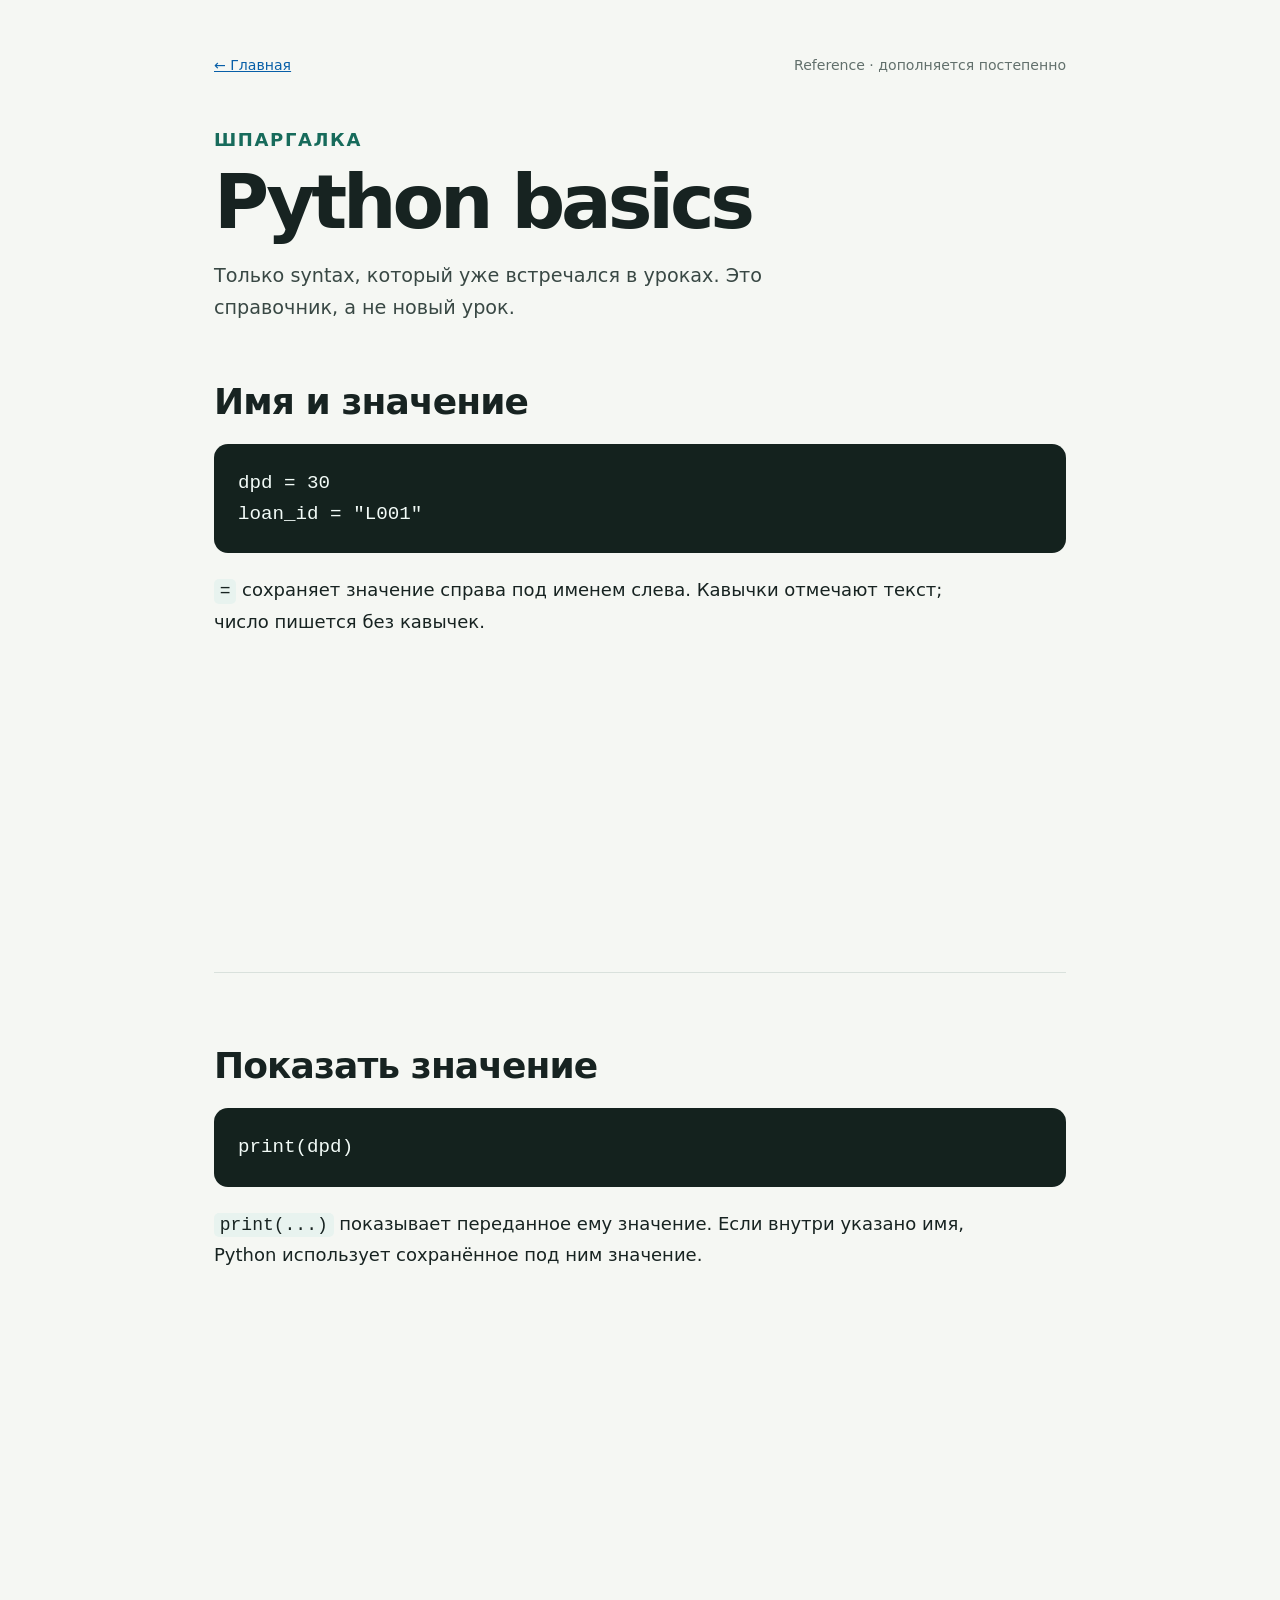
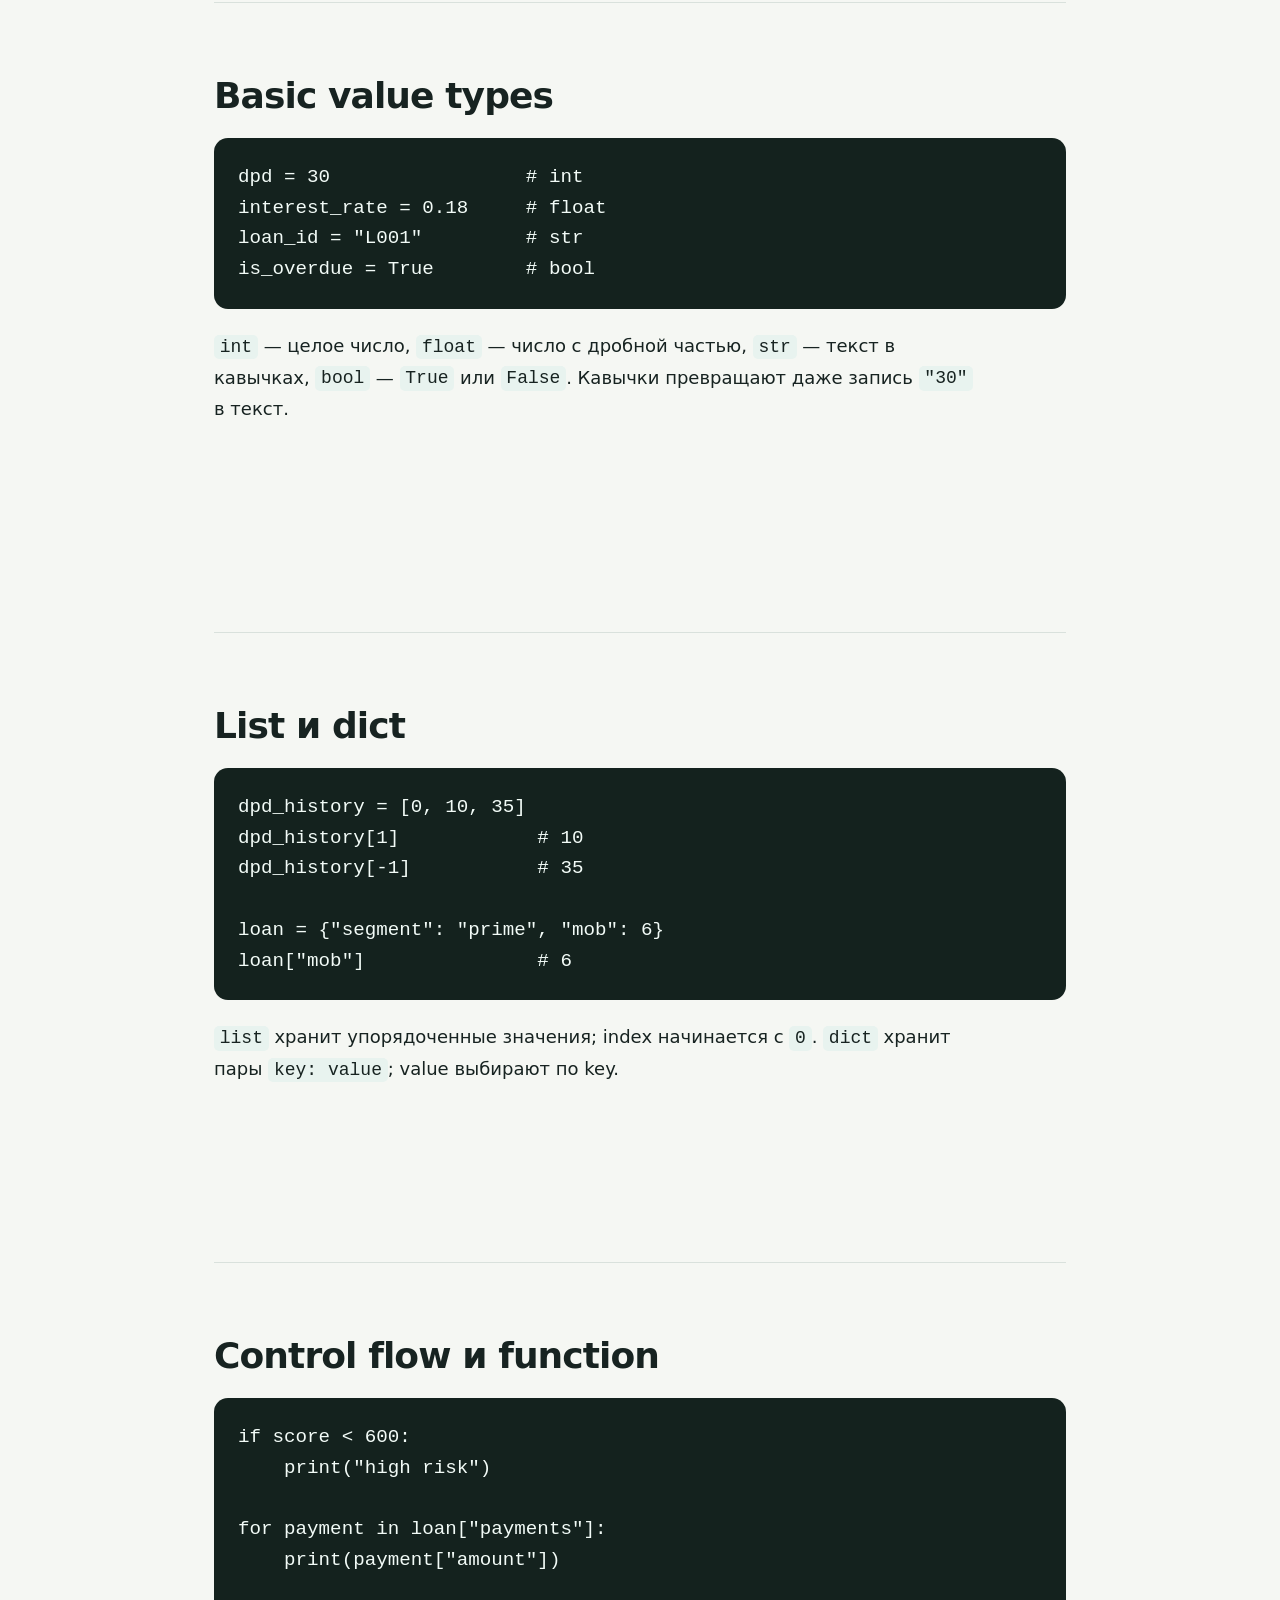
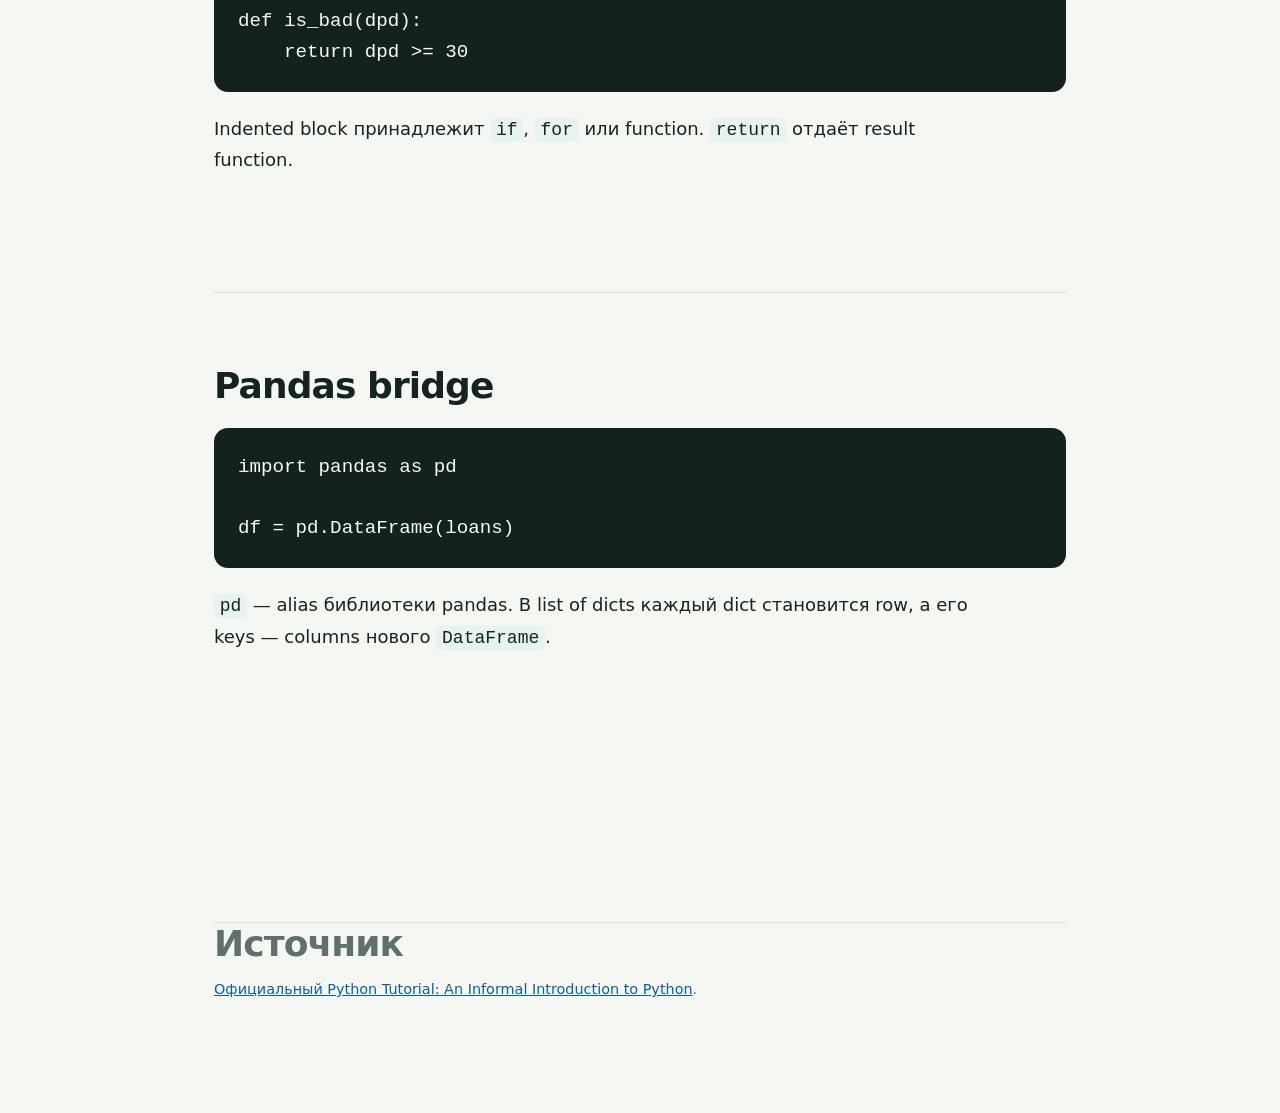
<file: reference/python-basics.html>
<!doctype html>
<html lang="ru">
<head><meta charset="utf-8"><meta name="viewport" content="width=device-width, initial-scale=1"><title>Python basics — шпаргалка</title><link rel="stylesheet" href="../assets/lesson.css"></head>
<body><main>
  <nav class="lesson-nav"><a href="../index.html">← Главная</a><span>Reference · дополняется постепенно</span></nav>
  <p class="eyebrow">Шпаргалка</p><h1>Python basics</h1>
  <p class="lead">Только syntax, который уже встречался в уроках. Это справочник, а не новый урок.</p>
  <section class="screen"><h2>Имя и значение</h2><pre><code>dpd = 30
loan_id = "L001"</code></pre><p><code>=</code> сохраняет значение справа под именем слева. Кавычки отмечают текст; число пишется без кавычек.</p></section>
  <section class="screen"><h2>Показать значение</h2><pre><code>print(dpd)</code></pre><p><code>print(...)</code> показывает переданное ему значение. Если внутри указано имя, Python использует сохранённое под ним значение.</p></section>
  <section class="screen"><h2>Basic value types</h2><pre><code>dpd = 30                 # int
interest_rate = 0.18     # float
loan_id = "L001"         # str
is_overdue = True        # bool</code></pre><p><code>int</code> — целое число, <code>float</code> — число с дробной частью, <code>str</code> — текст в кавычках, <code>bool</code> — <code>True</code> или <code>False</code>. Кавычки превращают даже запись <code>"30"</code> в текст.</p></section>
  <section class="screen"><h2>List и dict</h2><pre><code>dpd_history = [0, 10, 35]
dpd_history[1]            # 10
dpd_history[-1]           # 35

loan = {"segment": "prime", "mob": 6}
loan["mob"]               # 6</code></pre><p><code>list</code> хранит упорядоченные значения; index начинается с <code>0</code>. <code>dict</code> хранит пары <code>key: value</code>; value выбирают по key.</p></section>
  <section class="screen"><h2>Control flow и function</h2><pre><code>if score &lt; 600:
    print("high risk")

for payment in loan["payments"]:
    print(payment["amount"])

def is_bad(dpd):
    return dpd &gt;= 30</code></pre><p>Indented block принадлежит <code>if</code>, <code>for</code> или function. <code>return</code> отдаёт result function.</p></section>
  <section class="screen"><h2>Pandas bridge</h2><pre><code>import pandas as pd

df = pd.DataFrame(loans)</code></pre><p><code>pd</code> — alias библиотеки pandas. В list of dicts каждый dict становится row, а его keys — columns нового <code>DataFrame</code>.</p></section>
  <section class="sources"><h2>Источник</h2><p><a href="https://docs.python.org/3/tutorial/introduction.html">Официальный Python Tutorial: An Informal Introduction to Python</a>.</p></section>
</main></body></html>
</file>
<file: assets/index.css>
:root {
  color-scheme: light;
  --ink: #172321;
  --muted: #63706c;
  --paper: #f4f7f3;
  --card: #ffffff;
  --accent: #176b5b;
  --accent-dark: #0e5044;
  --accent-soft: #e4f1ec;
  --line: #d7e0da;
  --focus: #ffbf47;
}

* { box-sizing: border-box; }
body { margin: 0; background: var(--paper); color: var(--ink); font: 17px/1.6 system-ui, -apple-system, "Segoe UI", sans-serif; }
a { color: inherit; }
a:focus-visible { outline: 4px solid var(--focus); outline-offset: 4px; }
.site-header, main, footer { width: min(1180px, calc(100% - 40px)); margin-inline: auto; }
.site-header { display: flex; justify-content: space-between; align-items: center; min-height: 82px; border-bottom: 1px solid var(--line); }
.brand { font-size: 1.05rem; font-weight: 800; letter-spacing: -.02em; text-decoration: none; }
.brand span, .eyebrow { color: var(--accent); }
.format { color: var(--muted); font-size: .82rem; font-weight: 700; letter-spacing: .06em; text-transform: uppercase; }
.hero { display: grid; grid-template-columns: minmax(0, 1.35fr) minmax(320px, .65fr); gap: clamp(48px, 8vw, 110px); align-items: center; padding: clamp(72px, 10vw, 128px) 0; }
.eyebrow { margin: 0 0 14px; font-size: .78rem; font-weight: 800; letter-spacing: .11em; text-transform: uppercase; }
h1, h2, h3 { margin-top: 0; line-height: 1.08; letter-spacing: -.045em; }
h1 { max-width: 800px; margin-bottom: 24px; font-size: clamp(3rem, 7vw, 6rem); }
h2 { margin-bottom: 14px; font-size: clamp(2rem, 4vw, 3.25rem); }
h3 { margin-bottom: 12px; font-size: 1.6rem; }
.lead { max-width: 640px; margin: 0 0 34px; color: #3d4c48; font-size: clamp(1.08rem, 2vw, 1.28rem); }
.primary-action { display: inline-flex; gap: 34px; align-items: center; padding: 15px 20px; border-radius: 9px; background: var(--accent); color: white; font-weight: 750; text-decoration: none; box-shadow: 0 12px 25px rgba(23, 107, 91, .17); }
.primary-action:hover { background: var(--accent-dark); }
.progress-card, .material-card { border: 1px solid var(--line); border-radius: 18px; background: var(--card); box-shadow: 0 18px 50px rgba(25, 51, 44, .06); }
.progress-card { padding: clamp(26px, 4vw, 38px); }
.progress-heading { display: flex; justify-content: space-between; align-items: baseline; }
.progress-heading span { color: var(--muted); font-size: .82rem; font-weight: 750; letter-spacing: .06em; text-transform: uppercase; }
.progress-heading strong { font-size: 2rem; }
.progress-track { height: 8px; margin: 16px 0 10px; overflow: hidden; border-radius: 99px; background: #e3e9e5; }
.progress-track span { display: block; width: 83%; height: 100%; background: var(--accent); }
.progress-card > p { margin: 0 0 28px; color: var(--muted); font-size: .85rem; }
.progress-card dl { margin: 0; }
.progress-card dl div { padding: 15px 0; border-top: 1px solid var(--line); }
.progress-card dt { color: var(--muted); font-size: .76rem; font-weight: 700; text-transform: uppercase; }
.progress-card dd { margin: 3px 0 0; font-weight: 700; }
.status-dot { display: inline-block; width: 8px; height: 8px; margin-right: 8px; border-radius: 50%; background: var(--accent); box-shadow: 0 0 0 4px var(--accent-soft); }
.library, .route { padding: clamp(70px, 9vw, 112px) 0; border-top: 1px solid var(--line); }
.section-heading { display: flex; justify-content: space-between; gap: 40px; align-items: end; margin-bottom: 42px; }
.section-heading > p { max-width: 480px; margin: 0; color: var(--muted); }
.material-grid { display: grid; grid-template-columns: repeat(2, minmax(0, 1fr)); gap: 22px; }
.material-card { min-height: 280px; padding: clamp(26px, 4vw, 38px); }
.material-card.featured { border-top: 5px solid var(--accent); }
.card-meta { display: flex; justify-content: space-between; margin-bottom: 46px; color: var(--muted); font-size: .76rem; font-weight: 750; letter-spacing: .06em; text-transform: uppercase; }
.material-card h3 a { text-decoration-thickness: 1px; text-underline-offset: 5px; }
.material-card h3 a::after { content: ""; position: absolute; inset: 0; }
.material-card { position: relative; }
.material-card p { max-width: 48ch; color: var(--muted); }
.card-state, .card-link { display: inline-block; margin-top: 18px; color: var(--accent); font-size: .82rem; font-weight: 800; }
.card-state { padding: 6px 10px; border-radius: 99px; background: var(--accent-soft); }
.route { max-width: 880px; }
.route ol { margin: 40px 0 0; padding: 0; list-style: none; }
.route li { display: grid; grid-template-columns: 54px 1fr; gap: 22px; padding: 25px 0; border-top: 1px solid var(--line); }
.route li > span { color: var(--accent); font: 800 1rem/1.5 ui-monospace, monospace; }
.route li strong { font-size: 1.08rem; }
.route li p { margin: 3px 0 0; color: var(--muted); }
.route li.muted { opacity: .58; }
footer { display: flex; justify-content: space-between; gap: 30px; padding: 30px 0 46px; border-top: 1px solid var(--line); color: var(--muted); font-size: .82rem; }
footer p { margin: 0; }
footer a { color: var(--accent); font-weight: 750; }

@media (max-width: 760px) {
  .hero, .material-grid { grid-template-columns: 1fr; }
  .hero { gap: 52px; padding-top: 64px; }
  .section-heading, footer { display: block; }
  .section-heading > p { margin-top: 20px; }
  footer a { display: inline-block; margin-top: 12px; }
}

@media (max-width: 460px) {
  .site-header, main, footer { width: min(100% - 28px, 1180px); }
  .format { display: none; }
  h1 { font-size: 2.75rem; }
  .card-meta { display: block; margin-bottom: 34px; }
  .card-meta span { display: block; }
}

@media (prefers-reduced-motion: reduce) { * { scroll-behavior: auto !important; } }
</file>
<file: assets/lesson.css>
:root {
  color-scheme: light;
  --ink: #172321;
  --muted: #62706c;
  --paper: #f5f7f3;
  --card: #ffffff;
  --accent: #176b5b;
  --accent-soft: #e8f3ef;
  --line: #d9e1dc;
  --code: #14221e;
  --correct: #18734f;
  --correct-soft: #e5f5ec;
  --wrong: #a33a35;
  --wrong-soft: #fbecea;
  --focus: #ffbf47;
}

* { box-sizing: border-box; }
[hidden] { display: none !important; }
html { scroll-behavior: smooth; }
body {
  margin: 0;
  background: var(--paper);
  color: var(--ink);
  font: 18px/1.65 system-ui, -apple-system, "Segoe UI", sans-serif;
}
button, input { font: inherit; }
button { cursor: pointer; }
button:focus-visible, a:focus-visible { outline: 4px solid var(--focus); outline-offset: 3px; }

.progress-shell { position: sticky; top: 0; z-index: 10; height: 7px; background: #dde5e0; }
.progress-bar { width: 0; height: 100%; background: var(--accent); transition: width .25s ease; }
main { max-width: 900px; margin: auto; padding: 54px 24px 96px; }
.lesson-nav { display: flex; justify-content: space-between; gap: 16px; color: var(--muted); font-size: .88rem; }
.eyebrow { margin: 48px 0 10px; color: var(--accent); font-weight: 750; letter-spacing: .09em; text-transform: uppercase; }
h1 { max-width: 760px; margin: 0 0 20px; font-size: clamp(2.4rem, 7vw, 4.7rem); line-height: 1; letter-spacing: -.055em; }
h2 { margin: 0 0 14px; font-size: clamp(1.55rem, 4vw, 2.25rem); line-height: 1.15; letter-spacing: -.025em; }
p, li { max-width: 67ch; }
.lead { max-width: 650px; color: #394844; font-size: 1.2rem; }
.screen { min-height: 70vh; padding: 72px 0; border-bottom: 1px solid var(--line); }
.screen:first-of-type { padding-top: 38px; }
.card, .quiz {
  margin: 28px 0;
  padding: clamp(22px, 5vw, 38px);
  border: 1px solid var(--line);
  border-radius: 18px;
  background: var(--card);
  box-shadow: 0 12px 40px rgba(24, 51, 43, .05);
}
.mental-model { display: grid; grid-template-columns: 1fr auto 1fr; align-items: center; gap: 20px; }
.mental-model strong { display: block; font-size: 1.1rem; }
.arrow { color: var(--accent); font-size: 2rem; }
pre { margin: 22px 0; padding: 24px; overflow: auto; border-radius: 14px; background: var(--code); color: #f2fbf7; font: 1.2rem/1.6 "SFMono-Regular", Consolas, monospace; }
code { font-family: "SFMono-Regular", Consolas, monospace; }
:not(pre) > code { padding: .12em .32em; border-radius: 5px; background: var(--accent-soft); }
.code-parts { display: flex; flex-wrap: wrap; gap: 8px; margin: 20px 0; }
.code-part, .choice, .reveal-button {
  border: 1px solid #b8c6c0;
  border-radius: 10px;
  background: white;
  color: var(--ink);
  padding: 11px 16px;
}
.code-part { font-family: "SFMono-Regular", Consolas, monospace; font-size: 1.15rem; }
.code-part[aria-pressed="true"] { border-color: var(--accent); background: var(--accent-soft); color: var(--accent); }
.part-explanation { min-height: 3.4em; padding: 14px 17px; border-radius: 10px; background: var(--accent-soft); }
.choices { display: grid; grid-template-columns: repeat(2, minmax(0, 1fr)); gap: 12px; margin-top: 20px; }
.choice { min-height: 54px; text-align: left; }
.choice:hover:not(:disabled) { border-color: var(--accent); background: var(--accent-soft); }
.choice.correct { border-color: var(--correct); background: var(--correct-soft); color: var(--correct); }
.choice.wrong { border-color: var(--wrong); background: var(--wrong-soft); color: var(--wrong); }
.choice:disabled { cursor: default; opacity: 1; }
.feedback { min-height: 1.75em; margin: 15px 0 0; font-weight: 650; }
.feedback.correct { color: var(--correct); }
.feedback.wrong { color: var(--wrong); }
.reveal { display: none; margin-top: 16px; padding: 18px; border-left: 4px solid var(--accent); background: var(--accent-soft); }
.reveal.is-open { display: block; }
.lesson-complete { text-align: center; }
.lesson-complete .given { margin: 26px 0; padding: 22px; border-left: 5px solid var(--accent); border-radius: 12px; background: var(--accent-soft); text-align: left; }
.lesson-complete .given h3 { margin: 0 0 8px; font-size: 1.25rem; }
.lesson-complete .given .table-wrap { margin: 18px 0; }
.given { margin: 24px 0; padding: 20px 22px; border-left: 5px solid var(--accent); border-radius: 12px; background: var(--accent-soft); }
.given h3 { margin: 0 0 8px; font-size: 1.15rem; }
.given p:last-child { margin-bottom: 0; }
.status-pill { display: inline-block; padding: 7px 12px; border-radius: 99px; background: var(--accent-soft); color: var(--accent); font-weight: 700; }
.sources, footer { color: var(--muted); font-size: .9rem; }
a { color: #075fa8; }

@media (max-width: 620px) {
  body { font-size: 16px; }
  main { padding: 32px 17px 64px; }
  .screen { min-height: auto; padding: 52px 0; }
  .mental-model { grid-template-columns: 1fr; }
  .arrow { transform: rotate(90deg); justify-self: start; }
  .choices { grid-template-columns: 1fr; }
}
@media print {
  body { background: white; font-size: 11pt; }
  main { max-width: none; padding: 0; }
  .progress-shell, .quiz, .lesson-nav { display: none; }
  .screen { min-height: auto; break-inside: avoid; padding: 24px 0; }
}

/* Dense FAST TRACK lesson components */
.compact-screen { min-height: auto; }
.route-map { padding: 20px 24px; }
.path-grid { display: grid; grid-template-columns: minmax(0, 1fr) auto minmax(100px, .45fr); gap: 10px 16px; align-items: center; margin: 28px 0; }
.operator-strip { display: flex; flex-wrap: wrap; gap: 10px; margin: 22px 0; }
.operator-strip code { padding: 8px 12px; font-size: 1.1rem; }
.flow-diagram, .transformation { display: flex; align-items: stretch; justify-content: center; gap: 18px; margin: 28px 0; }
.flow-diagram span, .transformation div { flex: 1; padding: 20px; border: 1px solid var(--line); border-radius: 14px; background: var(--card); text-align: center; }
.flow-diagram b, .transformation > b { align-self: center; color: var(--accent); font-size: 1.7rem; }
.table-wrap { overflow-x: auto; margin: 28px 0; }
table { width: 100%; border-collapse: collapse; background: var(--card); }
th, td { padding: 13px 16px; border: 1px solid var(--line); text-align: left; }
th { background: var(--accent-soft); }
@media (max-width: 620px) {
  .path-grid { grid-template-columns: minmax(0, 1fr) auto; }
  .path-grid strong { grid-column: 1 / -1; margin-bottom: 10px; }
  .flow-diagram, .transformation { flex-direction: column; }
  .flow-diagram b, .transformation > b { transform: rotate(90deg); }
}
</file>
